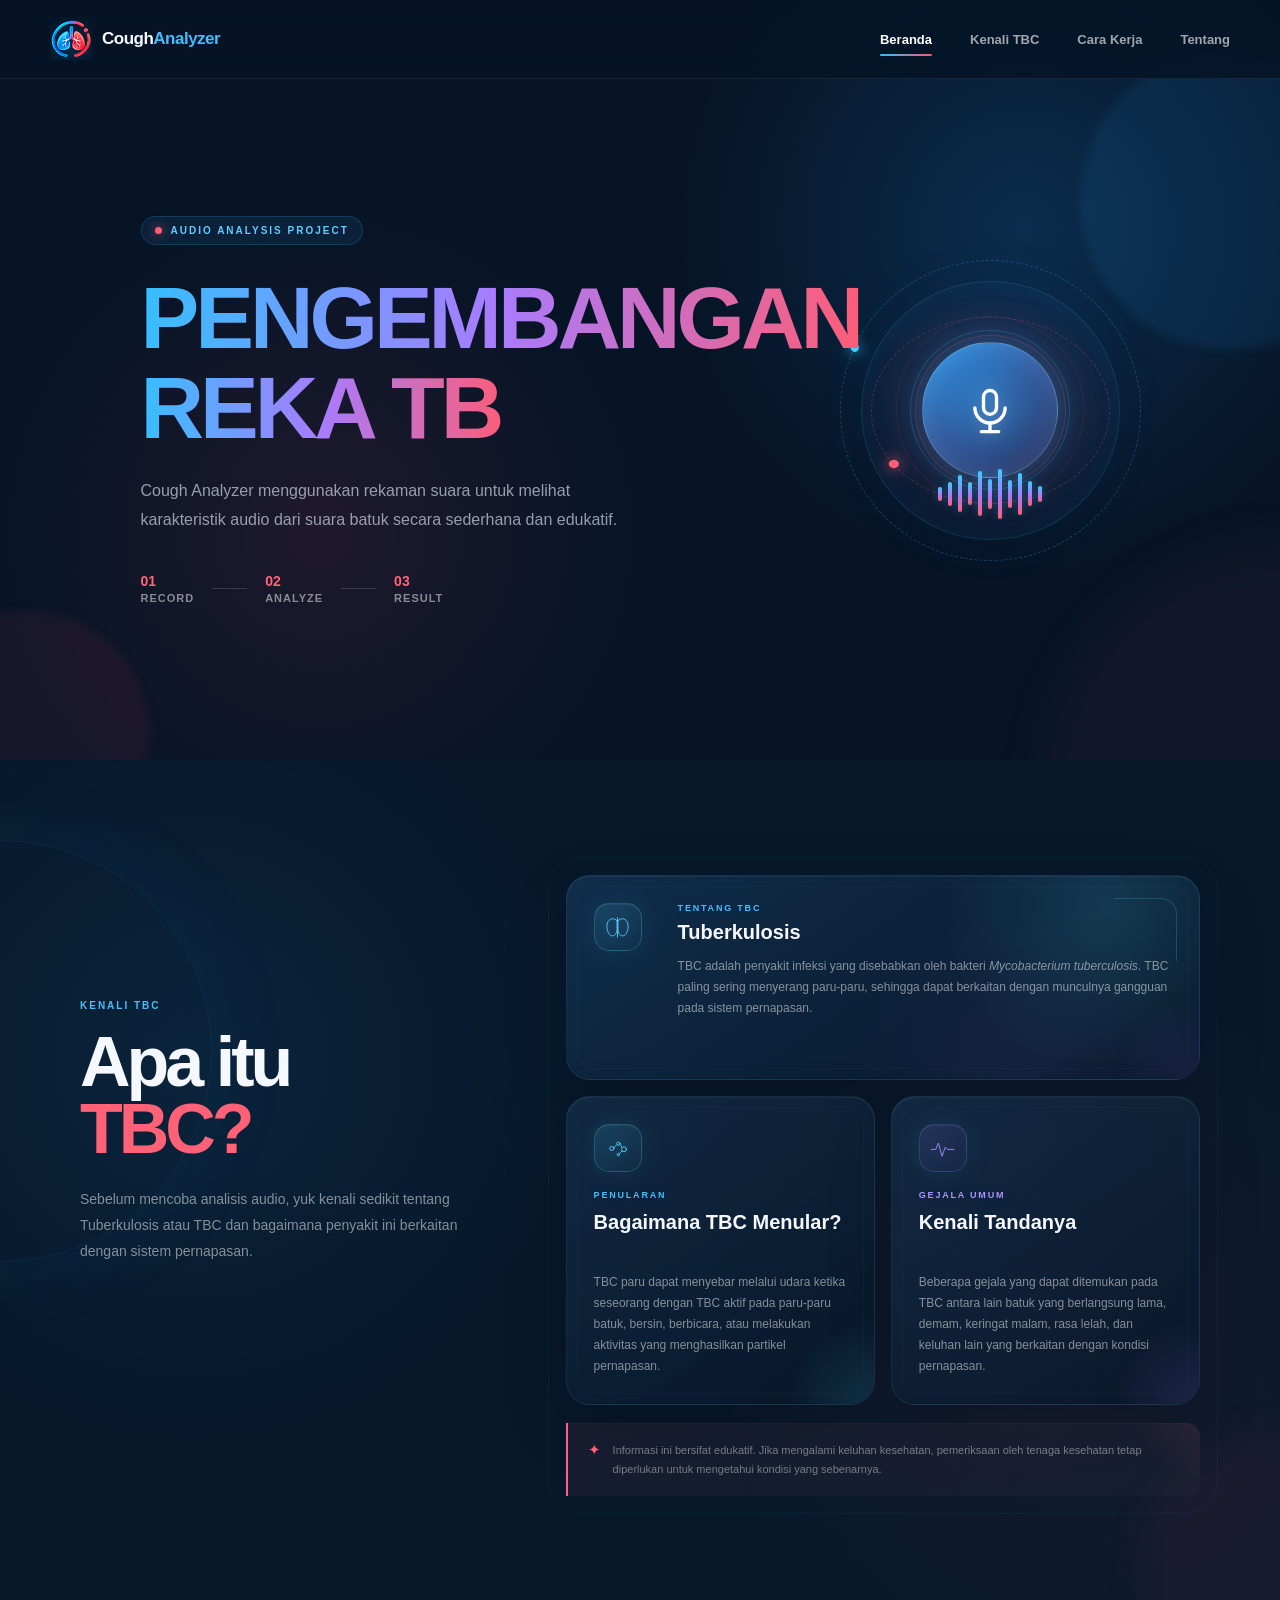
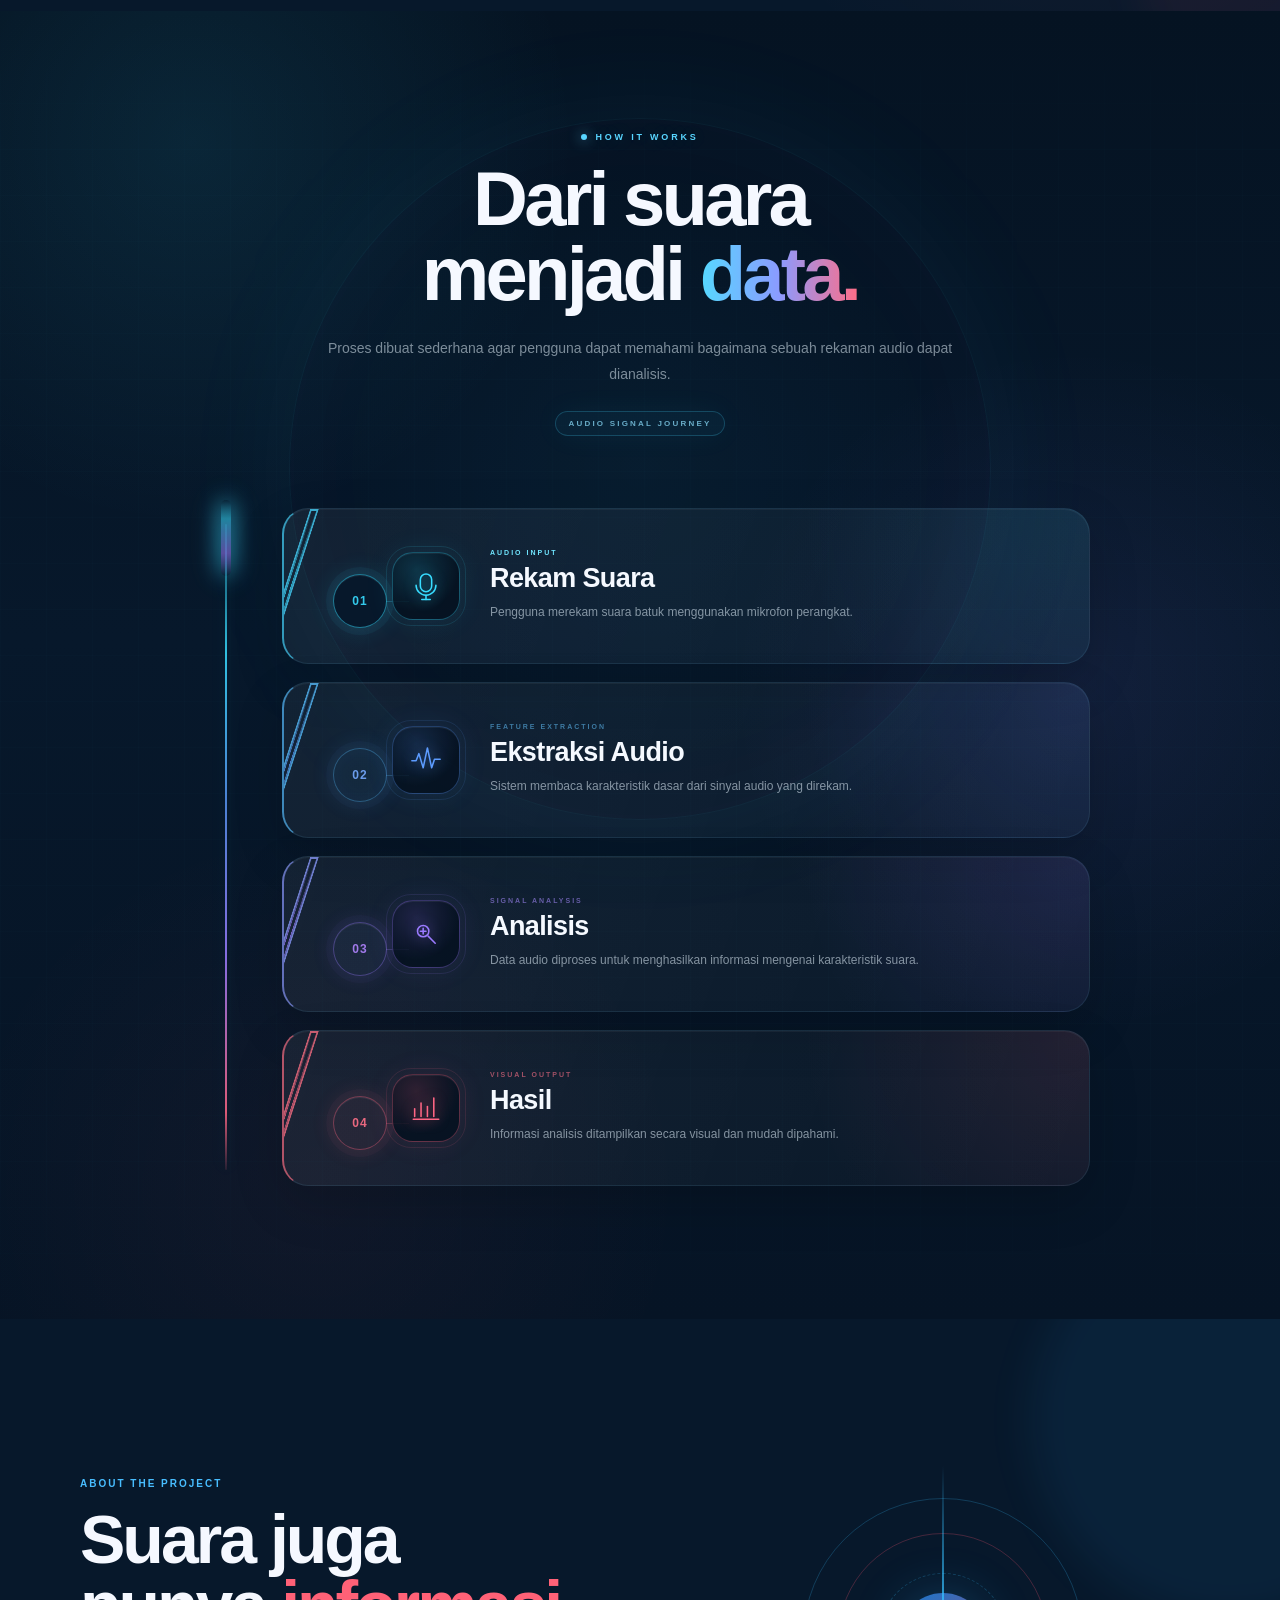
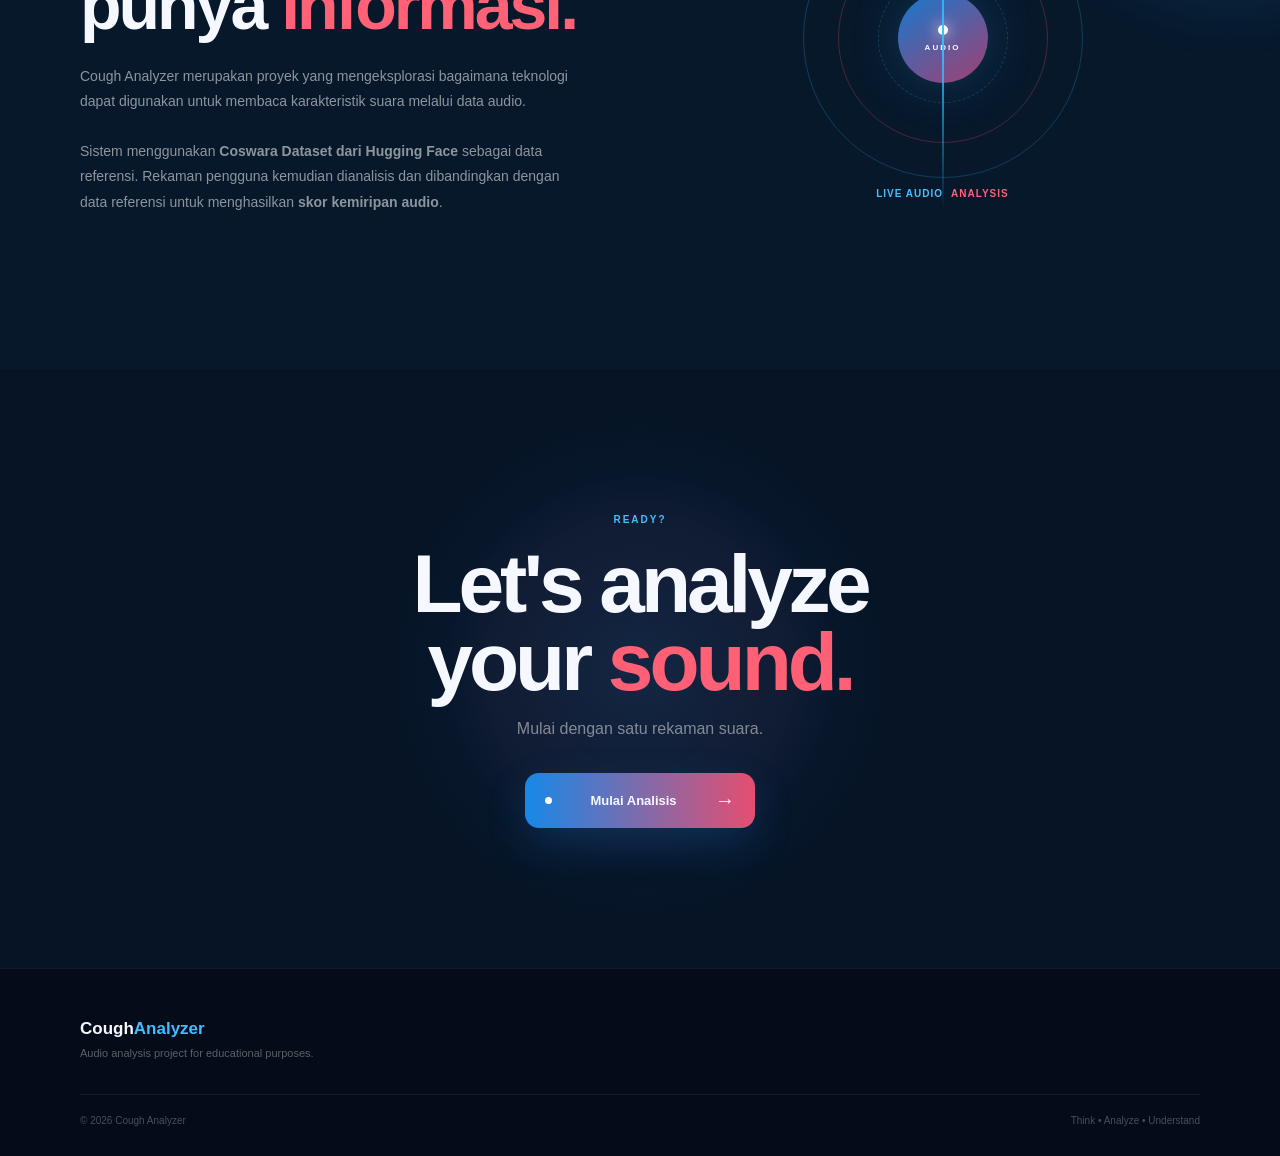
<file: index.html>
<!DOCTYPE html>
<html lang="id">

<head>
    <meta charset="UTF-8">
    <meta
        name="viewport"
        content="width=device-width, initial-scale=1.0"
    >

    <title>Cough Analyzer</title>

    <meta
        name="description"
        content="Cough Analyzer - Analisis suara batuk berbasis audio untuk tujuan edukasi."
    >

    <link
        rel="stylesheet"
        href="style.css"
    >

    <!-- MOBILE HERO FIX -->
    <style>
        html,
        body {
            max-width: 100%;
            overflow-x: hidden;
        }

        @media (max-width: 800px) {
            .hero {
                width: 100%;
                min-height: auto;
                padding-left: 20px;
                padding-right: 20px;
                box-sizing: border-box;
                overflow: hidden;
            }

            .hero-content {
                width: 100%;
                max-width: 100%;
                min-width: 0;
                box-sizing: border-box;
            }

            .hero-title {
                width: 100%;
                max-width: 100%;
                margin: 0;
                overflow: visible;
                box-sizing: border-box;
            }

            .hero-title > span {
                display: block;
                width: auto;
                max-width: 100%;
                white-space: normal;
                overflow: visible;
                overflow-wrap: normal;
                word-break: normal;
                box-sizing: border-box;
                padding-right: 0;
            }

            .hero-description,
            .hero-meta {
                width: 100%;
                max-width: 100%;
                box-sizing: border-box;
            }

            .hero-visual {
                width: min(320px, 88vw);
                height: min(320px, 88vw);
                max-width: 100%;
                flex-shrink: 0;
                margin-left: auto;
                margin-right: auto;
                box-sizing: border-box;
            }
        }

        @media (max-width: 380px) {
            .hero {
                padding-left: 16px;
                padding-right: 16px;
            }

            .hero-title {
                font-size: clamp(34px, 11.5vw, 46px);
                letter-spacing: -2px;
            }

            .hero-description {
                font-size: 13px;
            }

            .hero-visual {
                width: min(285px, 86vw);
                height: min(285px, 86vw);
            }
        }
    </style>
</head>


<body>


    <!-- =========================
         NAVBAR
    ========================== -->

    <header class="navbar">

        <div class="nav-container">

            <a
                href="#beranda"
                class="logo"
            >

                <span class="logo-mark">

                    <img
                        src="images/logo.png"
                        alt="CoughAnalyzer"
                    >

                </span>

                <span class="logo-text">
                    Cough<span>Analyzer</span>
                </span>

            </a>


            <nav class="desktop-menu">

                <a
                    href="#beranda"
                    class="active"
                >
                    Beranda
                </a>

                <a href="#kenali-tbc">
                    Kenali TBC
                </a>

                <a href="#cara-kerja">
                    Cara Kerja
                </a>

                <a href="#tentang">
                    Tentang
                </a>

            </nav>


            <button
                class="mobile-menu"
                type="button"
                aria-label="Buka menu"
            >

                <span></span>
                <span></span>
                <span></span>

            </button>

        </div>

    </header>



    <main>


        <!-- =========================
             HERO
        ========================== -->

        <section
            class="hero"
            id="beranda"
        >

            <div class="hero-glow hero-glow-one"></div>

            <div class="hero-glow hero-glow-two"></div>


            <div class="hero-content">

                <div class="hero-label">

                    <span class="hero-label-dot"></span>

                    AUDIO ANALYSIS PROJECT

                </div>


                <h1 class="hero-title">

                    <span>
                        PENGEMBANGAN
                    </span>

                    <span class="gradient-text">
                        REKA TB
                    </span>

                </h1>


                <p class="hero-description">

                    Cough Analyzer menggunakan rekaman suara
                    untuk melihat karakteristik audio dari suara
                    batuk secara sederhana dan edukatif.

                </p>


                <div class="hero-meta">

                    <div>

                        <strong>
                            01
                        </strong>

                        <span>
                            Record
                        </span>

                    </div>


                    <div class="meta-line"></div>


                    <div>

                        <strong>
                            02
                        </strong>

                        <span>
                            Analyze
                        </span>

                    </div>


                    <div class="meta-line"></div>


                    <div>

                        <strong>
                            03
                        </strong>

                        <span>
                            Result
                        </span>

                    </div>

                </div>

            </div>


            <!-- HERO VISUAL -->

            <div class="hero-visual">

                <div class="hero-circle circle-large"></div>

                <div class="hero-circle circle-medium"></div>


                <div class="hero-orbit orbit-one"></div>

                <div class="hero-orbit orbit-two"></div>


                <div class="hero-mic">

                    <div class="hero-mic-glow"></div>


                    <svg
                        viewBox="0 0 24 24"
                        aria-hidden="true"
                    >

                        <path d="M12 14a3 3 0 0 0 3-3V6a3 3 0 0 0-6 0v5a3 3 0 0 0 3 3Z"/>

                        <path d="M19 11a7 7 0 0 1-14 0"/>

                        <path d="M12 18v4"/>

                        <path d="M8 22h8"/>

                    </svg>

                </div>


                <div class="sound-bars">

                    <span></span>
                    <span></span>
                    <span></span>
                    <span></span>
                    <span></span>
                    <span></span>
                    <span></span>
                    <span></span>
                    <span></span>
                    <span></span>
                    <span></span>

                </div>

            </div>

        </section>



        <!-- =========================
             KENALI TBC
        ========================== -->

        <section
            class="tbc-intro-section"
            id="kenali-tbc"
        >

            <div class="tbc-intro-container">


                <div class="tbc-intro-heading">

                    <span class="section-label">
                        KENALI TBC
                    </span>


                    <h2>

                        Apa itu
                        <br>

                        <span>TBC?</span>

                    </h2>


                    <p>

                        Sebelum mencoba analisis audio,
                        yuk kenali sedikit tentang Tuberkulosis
                        atau TBC dan bagaimana penyakit ini
                        berkaitan dengan sistem pernapasan.

                    </p>

                </div>



                <div class="tbc-intro-content">


                    <article class="tbc-intro-card tbc-intro-main">

                        <div class="tbc-card-icon">
                            <svg viewBox="0 0 64 64" aria-hidden="true">
                                <path d="M31 17c-7-7-16-5-20 2-4 7-3 18 1 25 3 6 8 8 13 5 4-2 6-8 6-14V17Z"/>
                                <path d="M33 17c7-7 16-5 20 2 4 7 3 18-1 25-3 6-8 8-13 5-4-2-6-8-6-14V17Z"/>
                                <path d="M32 10v43"/>
                            </svg>
                        </div>


                        <div>

                            <span class="tbc-card-label">
                                TENTANG TBC
                            </span>


                            <h3>
                                Tuberkulosis
                            </h3>


                            <p>

                                TBC adalah penyakit infeksi yang
                                disebabkan oleh bakteri
                                <i>Mycobacterium tuberculosis</i>.
                                TBC paling sering menyerang paru-paru,
                                sehingga dapat berkaitan dengan
                                munculnya gangguan pada sistem
                                pernapasan.

                            </p>

                        </div>

                    </article>



                    <article class="tbc-intro-card">

                        <div class="tbc-card-icon">
                            <svg viewBox="0 0 64 64" aria-hidden="true">
                                <circle cx="18" cy="32" r="5"/>
                                <circle cx="34" cy="20" r="4"/>
                                <circle cx="48" cy="34" r="6"/>
                                <circle cx="34" cy="47" r="3"/>
                                <path d="M23 30l7-7"/>
                                <path d="M38 21l5 8"/>
                                <path d="M43 38l-6 6"/>
                            </svg>
                        </div>


                        <div>

                            <span class="tbc-card-label">
                                PENULARAN
                            </span>


                            <h3>
                                Bagaimana TBC Menular?
                            </h3>


                            <p>

                                TBC paru dapat menyebar melalui udara
                                ketika seseorang dengan TBC aktif
                                pada paru-paru batuk, bersin, berbicara,
                                atau melakukan aktivitas yang menghasilkan
                                partikel pernapasan.

                            </p>

                        </div>

                    </article>



                    <article class="tbc-intro-card">

                        <div class="tbc-card-icon">
                            <svg viewBox="0 0 64 64" aria-hidden="true">
                                <path d="M7 34h10l6-14 8 29 7-20 5 5h14"/>
                            </svg>
                        </div>


                        <div>

                            <span class="tbc-card-label">
                                GEJALA UMUM
                            </span>


                            <h3>
                                Kenali Tandanya
                            </h3>


                            <p>

                                Beberapa gejala yang dapat ditemukan
                                pada TBC antara lain batuk yang berlangsung
                                lama, demam, keringat malam, rasa lelah,
                                dan keluhan lain yang berkaitan dengan
                                kondisi pernapasan.

                            </p>

                        </div>

                    </article>



                    <div class="tbc-intro-note">

                        <span>
                            ✦
                        </span>

                        <p>

                            Informasi ini bersifat edukatif.
                            Jika mengalami keluhan kesehatan,
                            pemeriksaan oleh tenaga kesehatan tetap
                            diperlukan untuk mengetahui kondisi
                            yang sebenarnya.

                        </p>

                    </div>

                </div>

            </div>

        </section>



        <!-- =========================
             HOW IT WORKS
        ========================== -->

        <section
            class="how-section"
            id="cara-kerja"
        >

            <div class="section-container">


                <div class="section-heading">

                    <span class="section-label">
                        HOW IT WORKS
                    </span>


                    <h2>

                        Dari suara
                        <br>

                        menjadi <span>data.</span>

                    </h2>


                    <p>

                        Proses dibuat sederhana agar pengguna
                        dapat memahami bagaimana sebuah
                        rekaman audio dapat dianalisis.

                    </p>

                </div>



                <div class="process-list">


                    <article class="process-item">

                        <div class="process-number">01</div>

                        <div class="process-icon" aria-hidden="true">
                            <svg viewBox="0 0 48 48">
                                <rect x="16" y="7" width="16" height="25" rx="8"/>
                                <path d="M10 23a14 14 0 0 0 28 0"/>
                                <path d="M24 37v6"/>
                                <path d="M18 43h12"/>
                            </svg>
                        </div>


                        <div class="process-content">

                            <h3>
                                Rekam Suara
                            </h3>


                            <p>

                                Pengguna merekam suara batuk
                                menggunakan mikrofon perangkat.

                            </p>

                        </div>

                    </article>



                    <article class="process-item">

                        <div class="process-number">02</div>

                        <div class="process-icon" aria-hidden="true">
                            <svg viewBox="0 0 48 48">
                                <path d="M4 25h6l4-10 6 20 6-28 6 28 4-12h8"/>
                            </svg>
                        </div>


                        <div class="process-content">

                            <h3>
                                Ekstraksi Audio
                            </h3>


                            <p>

                                Sistem membaca karakteristik dasar
                                dari sinyal audio yang direkam.

                            </p>

                        </div>

                    </article>



                    <article class="process-item">

                        <div class="process-number">03</div>

                        <div class="process-icon" aria-hidden="true">
                            <svg viewBox="0 0 48 48">
                                <circle cx="20" cy="20" r="8"/>
                                <path d="m27 27 10 10"/>
                                <path d="M16 20h8M20 16v8"/>
                            </svg>
                        </div>


                        <div class="process-content">

                            <h3>
                                Analisis
                            </h3>


                            <p>

                                Data audio diproses untuk menghasilkan
                                informasi mengenai karakteristik suara.

                            </p>

                        </div>

                    </article>



                    <article class="process-item">

                        <div class="process-number">04</div>

                        <div class="process-icon" aria-hidden="true">
                            <svg viewBox="0 0 48 48">
                                <path d="M8 36V25"/>
                                <path d="M17 36V17"/>
                                <path d="M26 36V22"/>
                                <path d="M35 36V10"/>
                                <path d="M6 40h36"/>
                            </svg>
                        </div>


                        <div class="process-content">

                            <h3>
                                Hasil
                            </h3>


                            <p>

                                Informasi analisis ditampilkan
                                secara visual dan mudah dipahami.

                            </p>

                        </div>

                    </article>

                </div>

            </div>

        </section>



        <!-- =========================
             ABOUT
        ========================== -->

        <section
            class="about-section"
            id="tentang"
        >

            <div class="about-glow"></div>


            <div class="about-container">


                <div class="about-content">

                    <span class="section-label">
                        ABOUT THE PROJECT
                    </span>


                    <h2>

                        Suara juga
                        <br>

                        punya <span>informasi.</span>

                    </h2>


                    <p>

                        Cough Analyzer merupakan proyek yang
                        mengeksplorasi bagaimana teknologi dapat
                        digunakan untuk membaca karakteristik
                        suara melalui data audio.

                    </p>


                    <p>

                        Sistem menggunakan <strong>Coswara Dataset
                        dari Hugging Face</strong> sebagai data
                        referensi. Rekaman pengguna kemudian dianalisis
                        dan dibandingkan dengan data referensi untuk
                        menghasilkan <strong>skor kemiripan audio</strong>.

                    </p>

                </div>



                <div class="about-visual">


                    <div class="scanner">

                        <div class="scanner-ring ring-1"></div>

                        <div class="scanner-ring ring-2"></div>

                        <div class="scanner-ring ring-3"></div>


                        <div class="scanner-line"></div>


                        <div class="scanner-center">

                            <span></span>

                            <small>
                                AUDIO
                            </small>

                        </div>

                    </div>



                    <div class="scanner-info">

                        <span>
                            LIVE AUDIO
                        </span>

                        <strong>
                            ANALYSIS
                        </strong>

                    </div>

                </div>

            </div>

        </section>



        <!-- =========================
             CTA
        ========================== -->

        <section
            class="cta-section"
            id="analisis"
        >

            <div class="cta-glow"></div>


            <div class="cta-content">

                <span class="section-label">
                    READY?
                </span>


                <h2>

                    Let's analyze
                    <br>

                    your <span>sound.</span>

                </h2>


                <p>
                    Mulai dengan satu rekaman suara.
                </p>


                <a
                    href="profil.html"
                    class="cta-button"
                    id="startAnalysisBtn"
                >

                    <span class="cta-button-dot"></span>

                    Mulai Analisis

                    <span class="cta-arrow">
                        →
                    </span>

                </a>

            </div>

        </section>



    <footer class="footer">

        <div class="footer-container">


            <div class="footer-logo">

                Cough<span>Analyzer</span>

            </div>


            <p>
                Audio analysis project for educational purposes.
            </p>


            <div class="footer-bottom">

                <span>
                    © 2026 Cough Analyzer
                </span>


                <span>
                    Think • Analyze • Understand
                </span>

            </div>

        </div>

    </footer>



    <script src="script.js"></script>

</body>

</html>
</file>
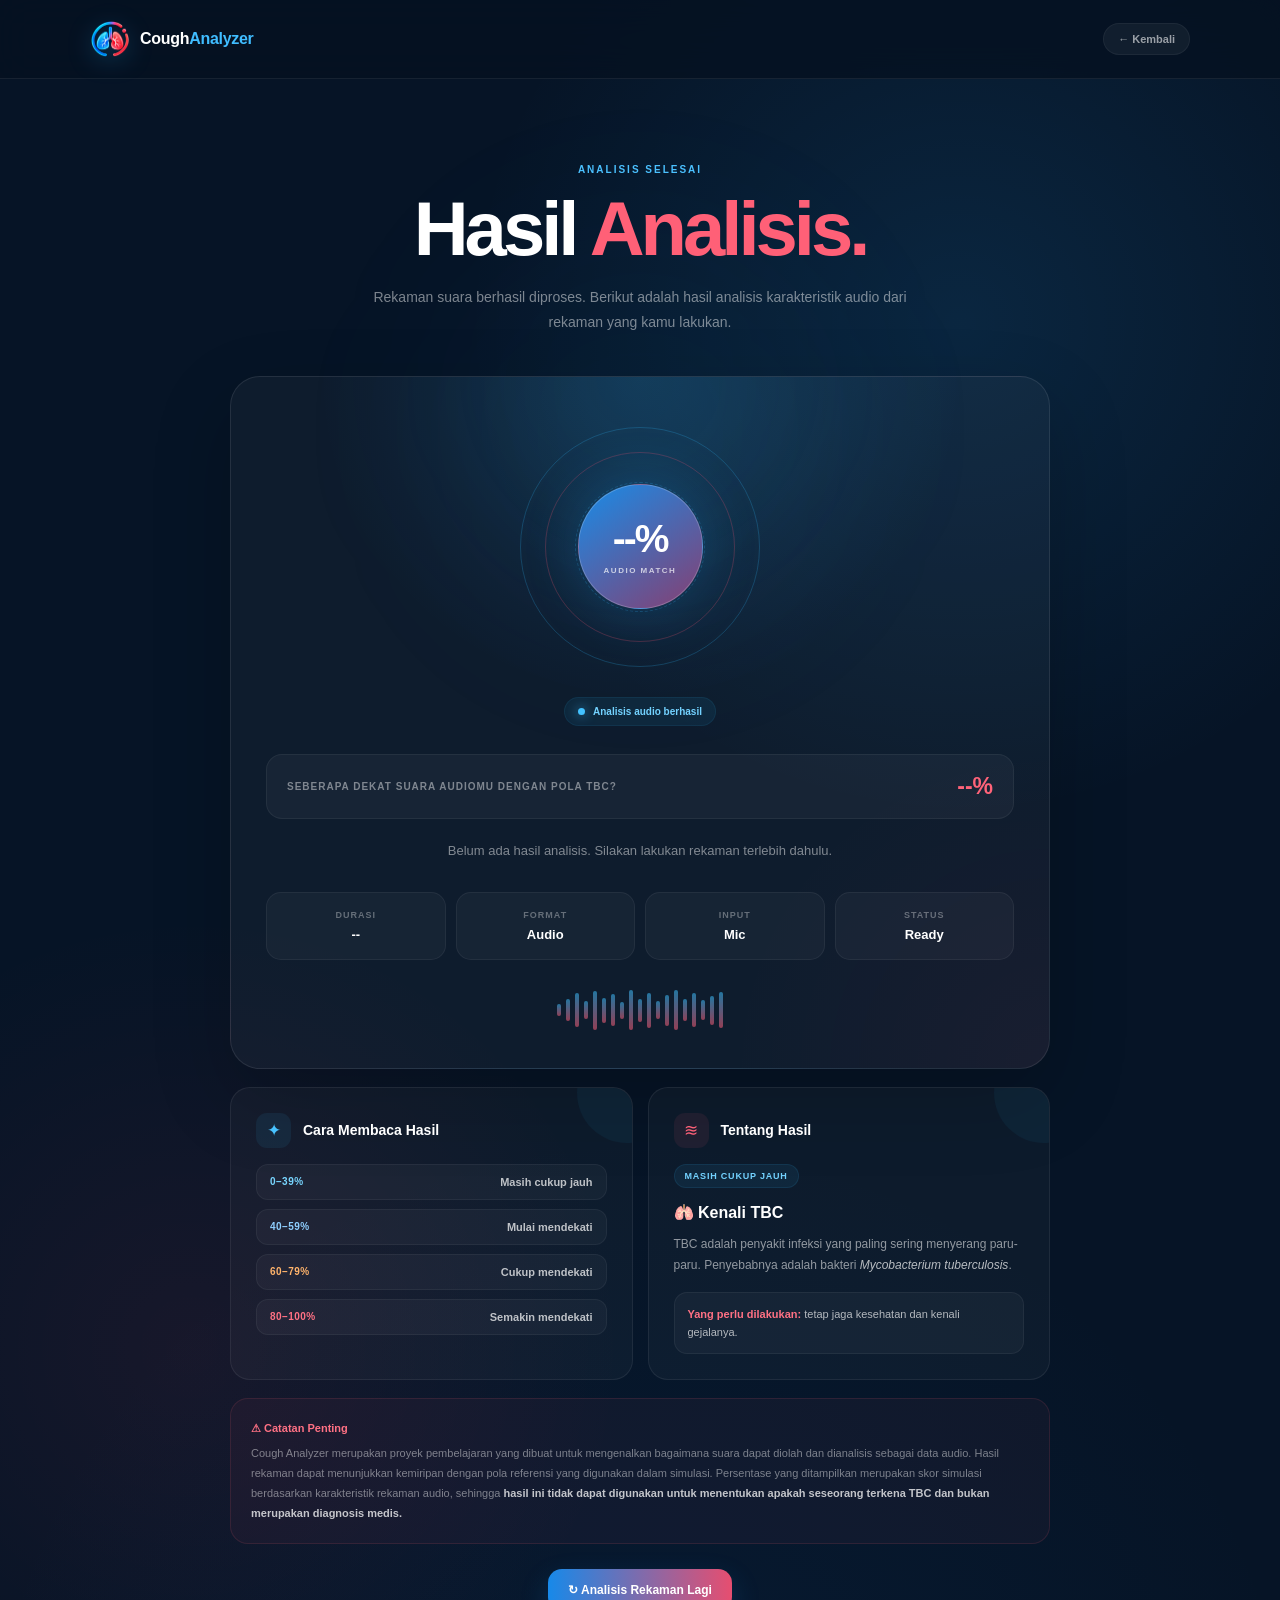
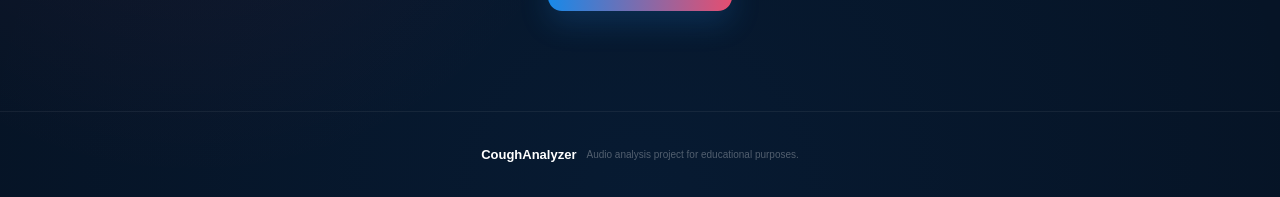
<file: hasil.html>
<!DOCTYPE html>
<html lang="id">

<head>

    <meta charset="UTF-8">

    <meta
        name="viewport"
        content="width=device-width, initial-scale=1.0"
    >

    <title>
        Hasil Analisis — Pengembangan Reka TB
    </title>

    <meta
        name="description"
        content="Hasil analisis audio Pengembangan Reka TB untuk tujuan edukasi."
    >

    <link
        rel="stylesheet"
        href="hasil.css"
    >
</head>


<body>


    <!-- =========================
         HEADER
    ========================== -->

    <header class="result-header">

        <div class="result-header-inner">

            <a
                href="index.html"
                class="result-logo"
            >

                <span class="result-logo-mark"></span>

                <span class="result-logo-text">
                    Cough<span>Analyzer</span>
                </span>

            </a>


            <a
                href="index.html"
                class="back-button"
            >

                ← Kembali

            </a>

        </div>

    </header>



    <!-- =========================
         MAIN
    ========================== -->

    <main class="result-main">

        <div class="result-container">


            <!-- =========================
                 TITLE
            ========================== -->

            <div class="result-title">

                <span class="result-label">
                    ANALISIS SELESAI
                </span>


                <h1>

                    Hasil
                    <span>Analisis.</span>

                </h1>


                <p>

                    Rekaman suara berhasil diproses.
                    Berikut adalah hasil analisis karakteristik
                    audio dari rekaman yang kamu lakukan.

                </p>

            </div>



            <!-- =========================
                 PROFILE DATA
            ========================== -->

            <section
                class="profile-result-card"
                id="profileResultCard"
            >

                <div class="profile-result-header">

                    <div
                        class="profile-result-avatar"
                        id="resultProfileAvatar"
                        aria-label="Avatar profil"
                    >
                        <span class="avatar-placeholder">?</span>
                    </div>

                    <div class="profile-result-name-wrap">

                        <h2 id="resultProfileName">
                            —
                        </h2>

                    </div>

                </div>


                <div class="profile-result-grid">


                    <!-- USIA -->

                    <div class="profile-result-item">

                        <small>
                            Usia
                        </small>

                        <strong id="resultProfileAge">
                            —
                        </strong>

                    </div>



                    <!-- JENIS KELAMIN -->

                    <div class="profile-result-item">

                        <small>
                            Jenis Kelamin
                        </small>

                        <strong id="resultProfileGender">
                            —
                        </strong>

                    </div>



                    <!-- KONDISI BATUK -->

                    <div class="profile-result-item">

                        <small>
                            Sedang Batuk?
                        </small>

                        <strong id="resultProfileCough">
                            —
                        </strong>

                    </div>



                    <!-- FREKUENSI -->

                    <div class="profile-result-item">

                        <small>
                            Frekuensi Batuk
                        </small>

                        <strong id="resultProfileFrequency">
                            —
                        </strong>

                    </div>



                    <!-- LAMA BATUK -->

                    <div class="profile-result-item">

                        <small>
                            Lama Batuk
                        </small>

                        <strong id="resultProfileDuration">
                            —
                        </strong>

                    </div>


                </div>




            </section>



            <!-- =========================
                 RESULT CARD
            ========================== -->

            <section class="result-card">


                <!-- RESULT VISUAL -->

                <div class="result-visual">

                    <div
                        class="result-ring result-ring-one"
                    ></div>

                    <div
                        class="result-ring result-ring-two"
                    ></div>

                    <div
                        class="result-ring result-ring-three"
                    ></div>


                    <div class="result-score">

                        <strong id="resultScore">
                            --%
                        </strong>

                        <span>
                            AUDIO MATCH
                        </span>

                    </div>

                </div>



                <!-- RESULT STATUS -->

                <div class="result-status">

                    <span class="result-status-dot"></span>

                    Analisis audio berhasil

                </div>



                <!-- RESULT SCORE -->

                <div class="result-score-label">

                    <span>
                        SEBERAPA DEKAT SUARA AUDIOMU DENGAN POLA TBC?
                    </span>

                    <strong id="resultScoreText">
                        --%
                    </strong>

                </div>



                <!-- RESULT DESCRIPTION -->

                <p
                    class="result-description"
                    id="resultDescription"
                    style="display: none;"
                >

                    Sistem sedang membaca hasil
                    rekamanmu...

                </p>



                <!-- =========================
                     AUDIO DATA
                ========================== -->

                <div class="audio-data">


                    <div class="audio-data-card">

                        <small>
                            Durasi
                        </small>

                        <strong id="resultDuration">
                            --
                        </strong>

                    </div>



                    <div class="audio-data-card">

                        <small>
                            Format
                        </small>

                        <strong>
                            Audio
                        </strong>

                    </div>



                    <div class="audio-data-card">

                        <small>
                            Input
                        </small>

                        <strong>
                            Mic
                        </strong>

                    </div>



                    <div class="audio-data-card">

                        <small>
                            Status
                        </small>

                        <strong>
                            Ready
                        </strong>

                    </div>

                </div>



                <!-- =========================
                     WAVEFORM
                ========================== -->

                <div class="result-waveform">

                    <span></span>
                    <span></span>
                    <span></span>
                    <span></span>
                    <span></span>
                    <span></span>
                    <span></span>
                    <span></span>
                    <span></span>
                    <span></span>
                    <span></span>
                    <span></span>
                    <span></span>
                    <span></span>
                    <span></span>
                    <span></span>
                    <span></span>
                    <span></span>
                    <span></span>

                </div>

            </section>



            <!-- =========================
                 INFO
            ========================== -->

            <section class="result-info">


                <!-- CARA MEMBACA -->

                <article class="info-card">

                    <div class="info-card-top">

                        <div class="info-icon">
                            ✦
                        </div>

                        <h3>
                            Cara Membaca Hasil
                        </h3>

                    </div>


                    <div class="score-guide">

                        <div class="score-guide-item">

                            <strong>
                                0–39%
                            </strong>

                            <span>
                                Masih cukup jauh
                            </span>

                        </div>


                        <div class="score-guide-item">

                            <strong>
                                40–59%
                            </strong>

                            <span>
                                Mulai mendekati
                            </span>

                        </div>


                        <div class="score-guide-item">

                            <strong>
                                60–79%
                            </strong>

                            <span>
                                Cukup mendekati
                            </span>

                        </div>


                        <div class="score-guide-item">

                            <strong>
                                80–100%
                            </strong>

                            <span>
                                Semakin mendekati
                            </span>

                        </div>

                    </div>

                </article>



                <!-- TENTANG HASIL -->

                <article class="info-card">

                    <div class="info-card-top">

                        <div class="info-icon">
                            ≋
                        </div>

                        <h3>
                            Tentang Hasil
                        </h3>

                    </div>


                    <div class="education-content">

                        <span
                            class="education-category"
                            id="educationCategory"
                        >
                            Masih cukup jauh
                        </span>

                        <h4 id="educationTitle">
                            🫁 Kenali TBC
                        </h4>

                        <p id="educationDescription">
                            TBC adalah penyakit infeksi yang paling sering
                            menyerang paru-paru. Penyebabnya adalah bakteri
                            <em>Mycobacterium tuberculosis</em>.
                        </p>

                        <div class="education-action">

                            <strong>
                                Yang perlu dilakukan:
                            </strong>

                            <span id="educationAction">
                                tetap jaga kesehatan dan kenali gejalanya.
                            </span>

                        </div>

                    </div>

                </article>


            </section>



            <!-- =========================
                 DISCLAIMER
            ========================== -->

            <div class="result-disclaimer">

                <strong>
                    ⚠ Catatan Penting
                </strong>


                Cough Analyzer merupakan proyek pembelajaran
                yang dibuat untuk mengenalkan bagaimana suara
                dapat diolah dan dianalisis sebagai data audio.
                Hasil rekaman dapat menunjukkan kemiripan
                dengan pola referensi yang digunakan dalam simulasi.
                Persentase yang ditampilkan merupakan skor simulasi
                berdasarkan karakteristik rekaman audio, sehingga

                <b>
                    hasil ini tidak dapat digunakan untuk menentukan
                    apakah seseorang terkena TBC dan bukan merupakan
                    diagnosis medis.
                </b>

            </div>



            <!-- =========================
                 ACTION
            ========================== -->

            <div class="result-actions">

                <a
                    href="index.html#recorder"
                    class="retry-button"
                >

                    ↻

                    Analisis Rekaman Lagi

                </a>

            </div>


        </div>

    </main>



    <!-- =========================
         FOOTER
    ========================== -->

    <footer class="result-footer">

        <strong>
            CoughAnalyzer
        </strong>

        <span>
            Audio analysis project for educational purposes.
        </span>

    </footer>



    <!-- =========================
         RESULT SCRIPT
    ========================== -->

    <script>

        document.addEventListener(
            "DOMContentLoaded",
            () => {


                /* =========================
                   RESULT ELEMENTS
                ========================== */

                const durationElement =
                    document.getElementById(
                        "resultDuration"
                    );


                const scoreElement =
                    document.getElementById(
                        "resultScore"
                    );


                const scoreTextElement =
                    document.getElementById(
                        "resultScoreText"
                    );


                const descriptionElement =
                    document.getElementById(
                        "resultDescription"
                    );



                /* =========================
                   PROFILE ELEMENTS
                ========================== */

                const profileCard =
                    document.getElementById(
                        "profileResultCard"
                    );


                const profileName =
                    document.getElementById(
                        "resultProfileName"
                    );


                const profileAge =
                    document.getElementById(
                        "resultProfileAge"
                    );


                const profileGender =
                    document.getElementById(
                        "resultProfileGender"
                    );


                const profileCough =
                    document.getElementById(
                        "resultProfileCough"
                    );


                const profileFrequency =
                    document.getElementById(
                        "resultProfileFrequency"
                    );


                const profileDuration =
                    document.getElementById(
                        "resultProfileDuration"
                    );

                const profileAvatar =
                    document.getElementById(
                        "resultProfileAvatar"
                    );


                /* =========================
                   PROFILE AVATAR
                   Sama dengan avatar di profil.html
                ========================== */

                function setResultProfileAvatar(gender) {

                    if (!profileAvatar) {
                        return;
                    }

                    if (gender === "Laki-laki") {

                        profileAvatar.innerHTML = `
                            <svg viewBox="0 0 96 96" role="img" aria-label="Ikon laki-laki">
                                <circle cx="48" cy="48" r="44" fill="rgba(76,190,255,.10)"/>
                                <circle cx="48" cy="34" r="14" fill="#f3c9a9"/>
                                <path
                                    d="M33 34c1-13 8-20 16-20
                                    11 0 17 8 16 20
                                    -4-5-8-8-14-8
                                    -6 0-12 3-18 8Z"
                                    fill="#263b58"
                                />
                                <path
                                    d="M27 77c2-17 10-25 21-25s19 8 21 25"
                                    fill="#248fda"
                                />
                                <circle cx="43" cy="35" r="1.7" fill="#18304a"/>
                                <circle cx="53" cy="35" r="1.7" fill="#18304a"/>
                                <path
                                    d="M44 42c3 2 5 2 8 0"
                                    fill="none"
                                    stroke="#b46f63"
                                    stroke-width="2"
                                    stroke-linecap="round"
                                />
                            </svg>
                        `;

                    } else if (gender === "Perempuan") {

                        profileAvatar.innerHTML = `
                            <svg viewBox="0 0 96 96" role="img" aria-label="Ikon perempuan">
                                <circle cx="48" cy="48" r="44" fill="rgba(255,100,126,.09)"/>
                                <path
                                    d="M31 37c-1-14 6-24 17-24
                                    12 0 19 10 17 24v20H31Z"
                                    fill="#6e4b78"
                                />
                                <circle cx="48" cy="36" r="14" fill="#f3c9a9"/>
                                <path
                                    d="M34 33c2-12 8-18 15-18
                                    9 0 15 7 16 18
                                    -4-5-8-8-15-8
                                    -6 0-11 3-16 8Z"
                                    fill="#5b3d68"
                                />
                                <path
                                    d="M27 77c2-17 10-25 21-25s19 8 21 25"
                                    fill="#e85f7d"
                                />
                                <circle cx="43" cy="36" r="1.7" fill="#18304a"/>
                                <circle cx="53" cy="36" r="1.7" fill="#18304a"/>
                                <path
                                    d="M44 43c3 2 5 2 8 0"
                                    fill="none"
                                    stroke="#b46f63"
                                    stroke-width="2"
                                    stroke-linecap="round"
                                />
                            </svg>
                        `;

                    } else {

                        profileAvatar.innerHTML = `
                            <svg viewBox="0 0 96 96" role="img" aria-label="Avatar profil">
                                <circle cx="48" cy="48" r="44" fill="rgba(91,206,255,.08)"/>
                                <circle cx="48" cy="34" r="13" fill="rgba(225,237,248,.75)"/>
                                <path
                                    d="M25 78c2-17 11-26 23-26s21 9 23 26"
                                    fill="rgba(91,206,255,.68)"
                                />
                                <path
                                    d="M40 39h16"
                                    stroke="#6ed0ff"
                                    stroke-width="2.5"
                                    stroke-linecap="round"
                                    opacity=".8"
                                />
                            </svg>
                        `;
                    }
                }



                /* =========================
                   READ PROFILE
                ========================== */

                const savedProfile =
                    sessionStorage.getItem(
                        "coughAnalyzerProfile"
                    );


                if (savedProfile) {

                    try {

                        const profile =
                            JSON.parse(
                                savedProfile
                            );


                        if (profileCard) {

                            profileCard.style.display =
                                "block";

                        }


                        if (profileName) {

                            profileName.textContent =
                                profile.name ||
                                "—";

                        }


                        if (profileAge) {

                            profileAge.textContent =
                                profile.age
                                    ? profile.age + " tahun"
                                    : "—";

                        }


                        if (profileGender) {

                            profileGender.textContent =
                                profile.gender ||
                                "—";

                        }

                        setResultProfileAvatar(
                            profile.gender || ""
                        );


                        if (profileCough) {

                            profileCough.textContent =
                                profile.coughCondition ||
                                "—";

                        }


                        if (profileFrequency) {

                            profileFrequency.textContent =
                                profile.coughFrequency ||
                                "—";

                        }


                        if (profileDuration) {

                            profileDuration.textContent =
                                profile.coughDuration ||
                                "—";

                        }

                    }

                    catch (error) {

                        console.warn(
                            "Profil tidak dapat dibaca:",
                            error
                        );


                        if (profileCard) {

                            profileCard.style.display =
                                "none";

                        }

                    }

                }

                else {

                    if (profileCard) {

                        profileCard.style.display =
                            "none";

                    }

                    setResultProfileAvatar("");

                }



                /* =========================
                   READ ANALYSIS RESULT
                ========================== */

                const savedResult =
                    localStorage.getItem(
                        "coughAnalyzerResult"
                    );


                if (!savedResult) {

                    if (descriptionElement) {

                        descriptionElement.style.display =
                            "block";

                        descriptionElement.textContent =
                            "Belum ada hasil analisis. Silakan lakukan rekaman terlebih dahulu.";

                    }

                    return;

                }



                try {


                    const result =
                        JSON.parse(
                            savedResult
                        );



                    /* =========================
                       DURATION
                    ========================== */

                    if (
                        result.duration &&
                        durationElement
                    ) {

                        durationElement.textContent =
                            result.duration;

                    }



                    /* =========================
                       SCORE
                    ========================== */

                    if (
                        typeof result.score === "number"
                    ) {


                        const score =
                            result.score;


                        /* SCORE NUMBER */

                        if (scoreElement) {

                            scoreElement.textContent =
                                score + "%";

                        }


                        /* SCORE TEXT */

                        if (scoreTextElement) {

                            scoreTextElement.textContent =
                                score + "%";

                        }



                        /* =========================
                           SCORE CATEGORY
                        ========================== */

                        let title = "";

                        let category = "";

                        let description = "";

                        let action = "";



                        if (score <= 39) {

                            category =
                                "Masih cukup jauh";

                            title =
                                "🫁 Kenali TBC";

                            description =
                                "TBC adalah penyakit infeksi yang paling sering menyerang paru-paru. Penyebabnya adalah bakteri <em>Mycobacterium tuberculosis</em>.";

                            action =
                                "tetap jaga kesehatan dan kenali gejalanya.";

                        }



                        else if (score <= 59) {

                            category =
                                "Mulai mendekati";

                            title =
                                "🌬️ Waspadai Penularannya";

                            description =
                                "TBC paru dapat menular melalui udara saat penderita TBC aktif batuk, bersin, berbicara, atau bernapas. Risiko lebih tinggi jika sering berada dekat dengan penderita dalam waktu lama.";

                            action =
                                "perhatikan kondisi diri dan hindari kontak dekat jika sedang memiliki gejala.";

                        }



                        else if (score <= 79) {

                            category =
                                "Cukup mendekati";

                            title =
                                "⚠️ Kenali Gejalanya";

                            description =
                                "Batuk berkepanjangan, demam, berkeringat di malam hari, mudah lelah, nyeri dada, atau berat badan menurun dapat menjadi gejala TBC.";

                            action =
                                "jika mengalami gejala yang menetap, lakukan pemeriksaan ke tenaga kesehatan.";

                        }



                        else {

                            category =
                                "Semakin mendekati";

                            title =
                                "🩺 Pemeriksaan & Penanganan";

                            description =
                                "TBC <strong>tidak bisa dipastikan dari suara batuk atau skor aplikasi</strong>. Pemeriksaan oleh tenaga kesehatan diperlukan untuk memastikan diagnosis. Jika TBC terdiagnosis, penyakit ini dapat diobati dengan obat khusus dan pengobatan perlu dijalani sesuai arahan tenaga kesehatan.";

                            action =
                                "hasil ini hanya untuk edukasi. Jika memiliki gejala atau kekhawatiran, lakukan pemeriksaan lebih lanjut dengan tenaga medis.";

                        }



                        /* =========================
                           UPDATE EDUCATION CARD
                        ========================== */

                        const educationCategory =
                            document.getElementById(
                                "educationCategory"
                            );


                        const educationTitle =
                            document.getElementById(
                                "educationTitle"
                            );


                        const educationDescription =
                            document.getElementById(
                                "educationDescription"
                            );


                        const educationAction =
                            document.getElementById(
                                "educationAction"
                            );



                        if (educationCategory) {

                            educationCategory.textContent =
                                category;

                        }


                        if (educationTitle) {

                            educationTitle.innerHTML =
                                title;

                        }


                        if (educationDescription) {

                            educationDescription.innerHTML =
                                description;

                        }


                        if (educationAction) {

                            educationAction.textContent =
                                action;

                        }

                    }

                }


                catch (error) {

                    console.error(
                        "Gagal membaca hasil:",
                        error
                    );


                    if (descriptionElement) {

                        descriptionElement.style.display =
                            "block";

                        descriptionElement.textContent =
                            "Hasil analisis tidak dapat dibaca. Silakan lakukan rekaman kembali.";

                    }

                }

            }

        );

    </script>


</body>

</html>
</file>
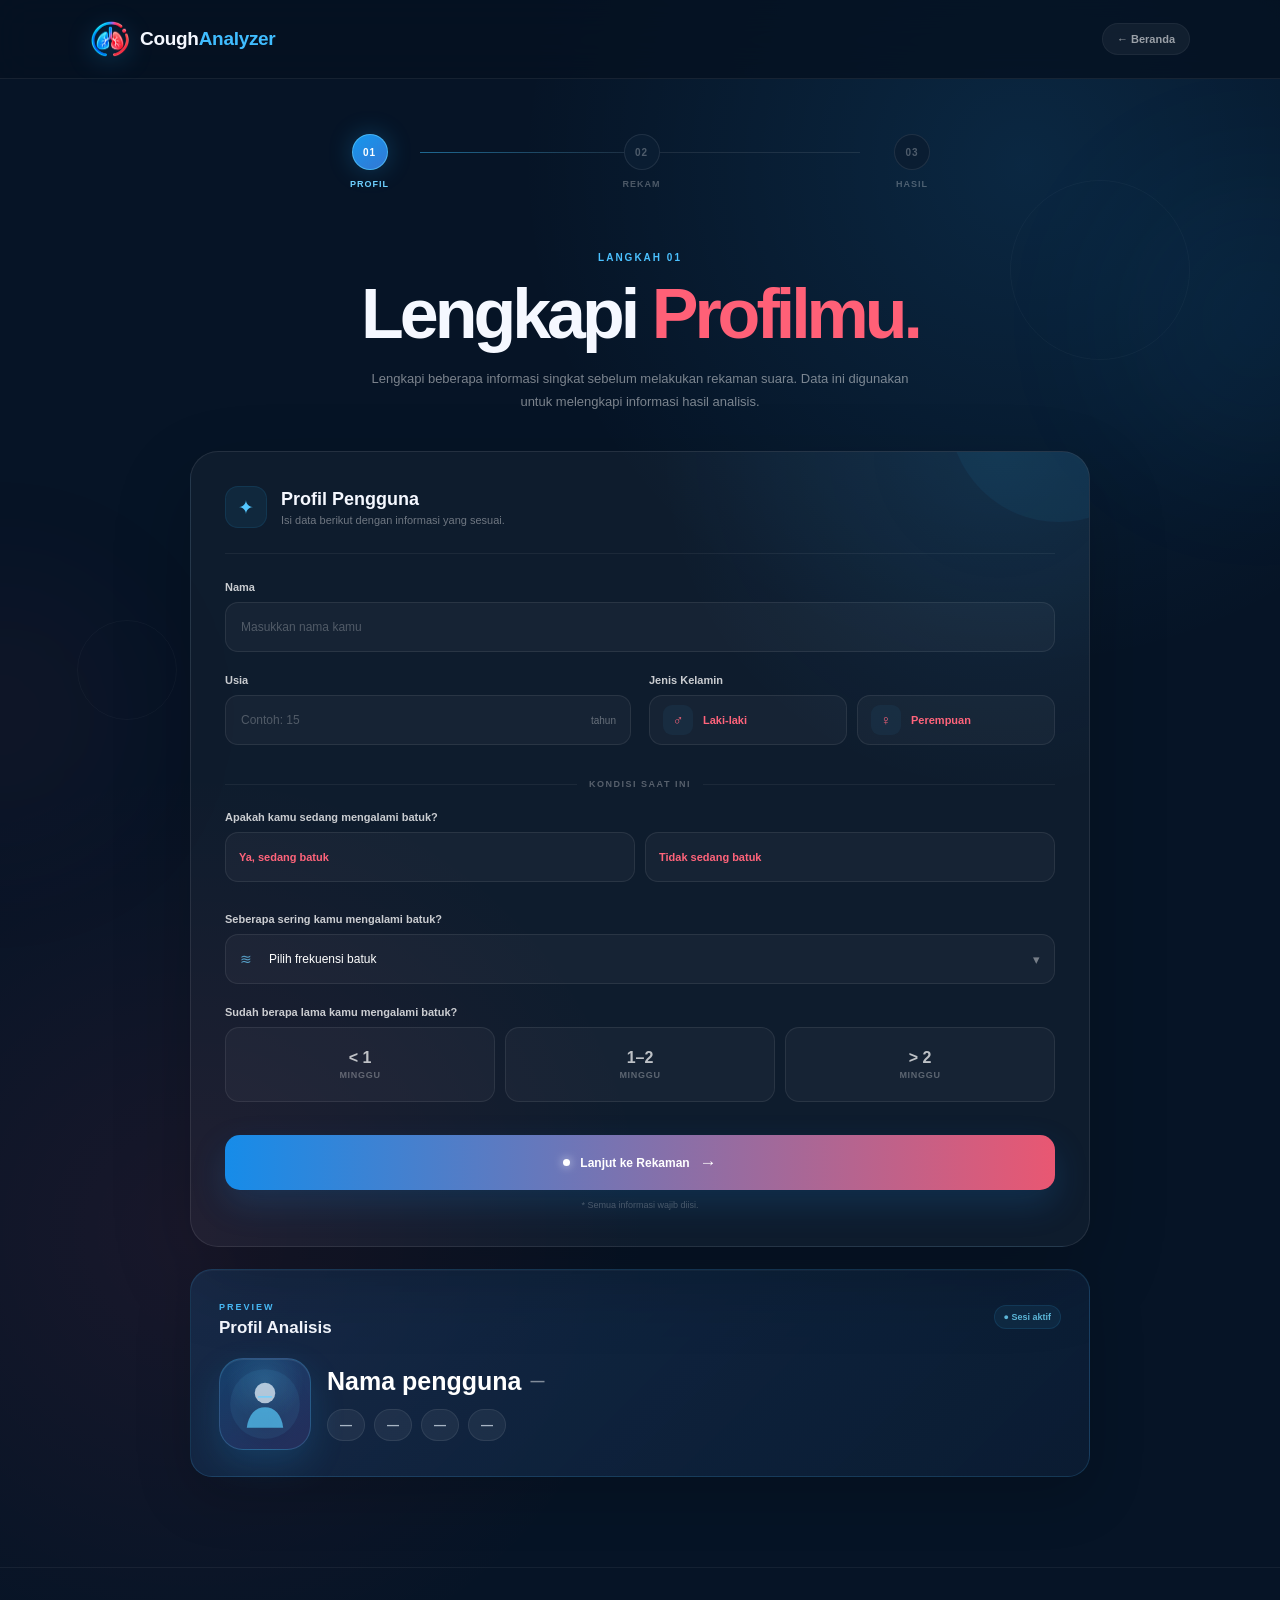
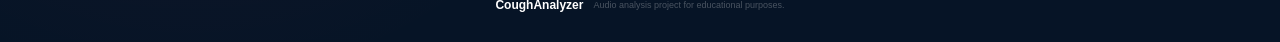
<file: profil.html>
<!DOCTYPE html>
<html lang="id">

<head>
    <meta charset="UTF-8">

    <meta
        name="viewport"
        content="width=device-width, initial-scale=1.0"
    >

    <title>
        Profil Analisis — Pengembangan Reka TB
    </title>

    <meta
        name="description"
        content="Lengkapi profil sebelum melakukan analisis audio pada Pengembangan Reka TB."
    >

    <link
        rel="stylesheet"
        href="profil.css"
    >
</head>


<body>


    <!-- =========================
         BACKGROUND DECORATION
    ========================== -->

    <div class="background-glow glow-blue"></div>
    <div class="background-glow glow-red"></div>

    <div class="floating-circle circle-one"></div>
    <div class="floating-circle circle-two"></div>


    <!-- =========================
         HEADER
    ========================== -->

    <header class="profile-header">

        <div class="profile-header-inner">

            <a
                href="index.html"
                class="profile-logo"
            >

                <span class="profile-logo-mark">
                    <img
                        src="images/logo.png"
                        alt="CoughAnalyzer"
                    >
                </span>

                <span class="profile-logo-text">
                    Cough<span>Analyzer</span>
                </span>

            </a>


            <a
                href="index.html"
                class="back-home"
            >
                ← Beranda
            </a>

        </div>

    </header>



    <!-- =========================
         MAIN
    ========================== -->

    <main class="profile-main">

        <div class="profile-container">


            <!-- =========================
                 PROGRESS
            ========================== -->

            <div class="progress-wrapper">

                <div class="progress-line"></div>

                <div class="progress-step active">

                    <div class="progress-number">
                        01
                    </div>

                    <span>
                        Profil
                    </span>

                </div>


                <div class="progress-step">

                    <div class="progress-number">
                        02
                    </div>

                    <span>
                        Rekam
                    </span>

                </div>


                <div class="progress-step">

                    <div class="progress-number">
                        03
                    </div>

                    <span>
                        Hasil
                    </span>

                </div>

            </div>



            <!-- =========================
                 INTRO
            ========================== -->

            <section class="profile-intro">

                <span class="profile-label">
                    LANGKAH 01
                </span>

                <h1>
                    Lengkapi
                    <span>Profilmu.</span>
                </h1>

                <p>
                    Lengkapi beberapa informasi singkat sebelum
                    melakukan rekaman suara. Data ini digunakan
                    untuk melengkapi informasi hasil analisis.
                </p>

            </section>



            <!-- =========================
                 PROFILE CARD
            ========================== -->

            <section class="profile-card">


                <!-- =========================
                     CARD HEADER
                ========================== -->

                <div class="card-header">

                    <div class="card-header-icon">
                        ✦
                    </div>

                    <div>

                        <h2>
                            Profil Pengguna
                        </h2>

                        <p>
                            Isi data berikut dengan informasi
                            yang sesuai.
                        </p>

                    </div>

                </div>



                <!-- =========================
                     FORM
                ========================== -->

                <form
                    id="profileForm"
                    class="profile-form"
                >


                    <!-- NAMA -->

                    <div class="form-group full-width">

                        <label for="userName">
                            Nama
                        </label>

                        <div class="input-wrapper">

                            <input
                                type="text"
                                id="userName"
                                name="userName"
                                placeholder="Masukkan nama kamu"
                                autocomplete="name"
                                maxlength="50"
                                required
                            >

                        </div>

                    </div>



                    <!-- USIA -->

                    <div class="form-group">

                        <label for="userAge">
                            Usia
                        </label>

                        <div class="input-wrapper">

                            <input
                                type="number"
                                id="userAge"
                                name="userAge"
                                placeholder="Contoh: 15"
                                min="1"
                                max="100"
                                required
                            >

                            <span class="input-suffix">
                                tahun
                            </span>

                        </div>

                    </div>



                    <!-- JENIS KELAMIN -->

                    <div class="form-group">

                        <label>
                            Jenis Kelamin
                        </label>

                        <div class="gender-options">

                            <label class="choice-card">

                                <input
                                    type="radio"
                                    name="gender"
                                    value="Laki-laki"
                                    required
                                >

                                <span class="choice-content">

                                    <span class="choice-icon">
                                        ♂
                                    </span>

                                    <span>
                                        Laki-laki
                                    </span>

                                </span>

                            </label>


                            <label class="choice-card">

                                <input
                                    type="radio"
                                    name="gender"
                                    value="Perempuan"
                                >

                                <span class="choice-content">

                                    <span class="choice-icon">
                                        ♀
                                    </span>

                                    <span>
                                        Perempuan
                                    </span>

                                </span>

                            </label>

                        </div>

                    </div>



                    <!-- =========================
                         KONDISI BATUK
                    ========================== -->

                    <div class="form-section-title">

                        <span class="section-line"></span>

                        <span>
                            Kondisi Saat Ini
                        </span>

                        <span class="section-line"></span>

                    </div>



                    <!-- SEDANG BATUK -->

                    <div class="form-group full-width">

                        <label>
                            Apakah kamu sedang mengalami batuk?
                        </label>

                        <div class="choice-grid two-columns">

                            <label class="choice-card">

                                <input
                                    type="radio"
                                    name="coughCondition"
                                    value="Ya"
                                    required
                                >

                                <span class="choice-content">

                                    <span>
                                        Ya, sedang batuk
                                    </span>

                                </span>

                            </label>


                            <label class="choice-card">

                                <input
                                    type="radio"
                                    name="coughCondition"
                                    value="Tidak"
                                >

                                <span class="choice-content">

                                    <span>
                                        Tidak sedang batuk
                                    </span>

                                </span>

                            </label>

                        </div>

                    </div>



                    <!-- FREKUENSI BATUK -->

                    <div class="form-group full-width">

                        <label for="coughFrequency">
                            Seberapa sering kamu mengalami batuk?
                        </label>

                        <div class="select-wrapper">

                            <span class="input-icon">
                                ≋
                            </span>

                            <select
                                id="coughFrequency"
                                name="coughFrequency"
                                required
                            >

                                <option
                                    value=""
                                    selected
                                    disabled
                                >
                                    Pilih frekuensi batuk
                                </option>

                                <option value="Jarang">
                                    Jarang
                                </option>

                                <option value="Kadang-kadang">
                                    Kadang-kadang
                                </option>

                                <option value="Sering">
                                    Sering
                                </option>

                            </select>

                            <span class="select-arrow">
                                ▾
                            </span>

                        </div>

                    </div>



                    <!-- LAMA BATUK -->

                    <div class="form-group full-width">

                        <label for="coughDuration">
                            Sudah berapa lama kamu mengalami batuk?
                        </label>

                        <div class="duration-options">

                            <label class="duration-card">

                                <input
                                    type="radio"
                                    name="coughDuration"
                                    value="< 1 minggu"
                                    required
                                >

                                <span class="duration-content">

                                    <strong>
                                        &lt; 1
                                    </strong>

                                    <small>
                                        minggu
                                    </small>

                                </span>

                            </label>


                            <label class="duration-card">

                                <input
                                    type="radio"
                                    name="coughDuration"
                                    value="1–2 minggu"
                                >

                                <span class="duration-content">

                                    <strong>
                                        1–2
                                    </strong>

                                    <small>
                                        minggu
                                    </small>

                                </span>

                            </label>


                            <label class="duration-card">

                                <input
                                    type="radio"
                                    name="coughDuration"
                                    value="> 2 minggu"
                                >

                                <span class="duration-content">

                                    <strong>
                                        &gt; 2
                                    </strong>

                                    <small>
                                        minggu
                                    </small>

                                </span>

                            </label>

                        </div>

                    </div>



                    <!-- =========================
                         SUBMIT
                    ========================== -->

                    <button
                        type="submit"
                        class="continue-button"
                        id="continueButton"
                    >

                        <span class="button-dot"></span>

                        Lanjut ke Rekaman

                        <span class="button-arrow">
                            →
                        </span>

                    </button>


                    <p class="required-note">
                        * Semua informasi wajib diisi.
                    </p>

                </form>

            </section>



            <!-- =========================
                 LIVE PREVIEW
            ========================== -->

            <section
                class="profile-preview"
                id="profilePreview"
            >

                <div class="preview-header">

                    <div>

                        <span class="preview-label">
                            PREVIEW
                        </span>

                        <h3>
                            Profil Analisis
                        </h3>

                    </div>

                    <span class="preview-status">
                        ● Sesi aktif
                    </span>

                </div>


                <div class="preview-content">

                    <div
                        class="preview-avatar"
                        id="previewGenderIcon"
                        aria-label="Avatar profil"
                    >
                        <span class="avatar-placeholder">
                            ?
                        </span>
                    </div>


                    <div class="preview-details">

                        <div class="preview-name">

                            <strong id="previewName">
                                Nama kamu
                            </strong>

                            <span id="previewAge">
                                Usia belum diisi
                            </span>

                        </div>


                        <div class="preview-tags">

                            <span id="previewGender">
                                Jenis kelamin
                            </span>

                            <span id="previewCough">
                                Kondisi batuk
                            </span>

                            <span id="previewFrequency">
                                Frekuensi
                            </span>

                            <span id="previewDuration">
                                Durasi batuk
                            </span>

                        </div>

                    </div>

                </div>

            </section>



        </div>

    </main>



    <!-- =========================
         FOOTER
    ========================== -->

    <footer class="profile-footer">

        <strong>
            CoughAnalyzer
        </strong>

        <span>
            Audio analysis project for educational purposes.
        </span>

    </footer>



    <!-- =========================
         SCRIPT
    ========================== -->

    <script src="profil.js"></script>

</body>

</html>
</file>
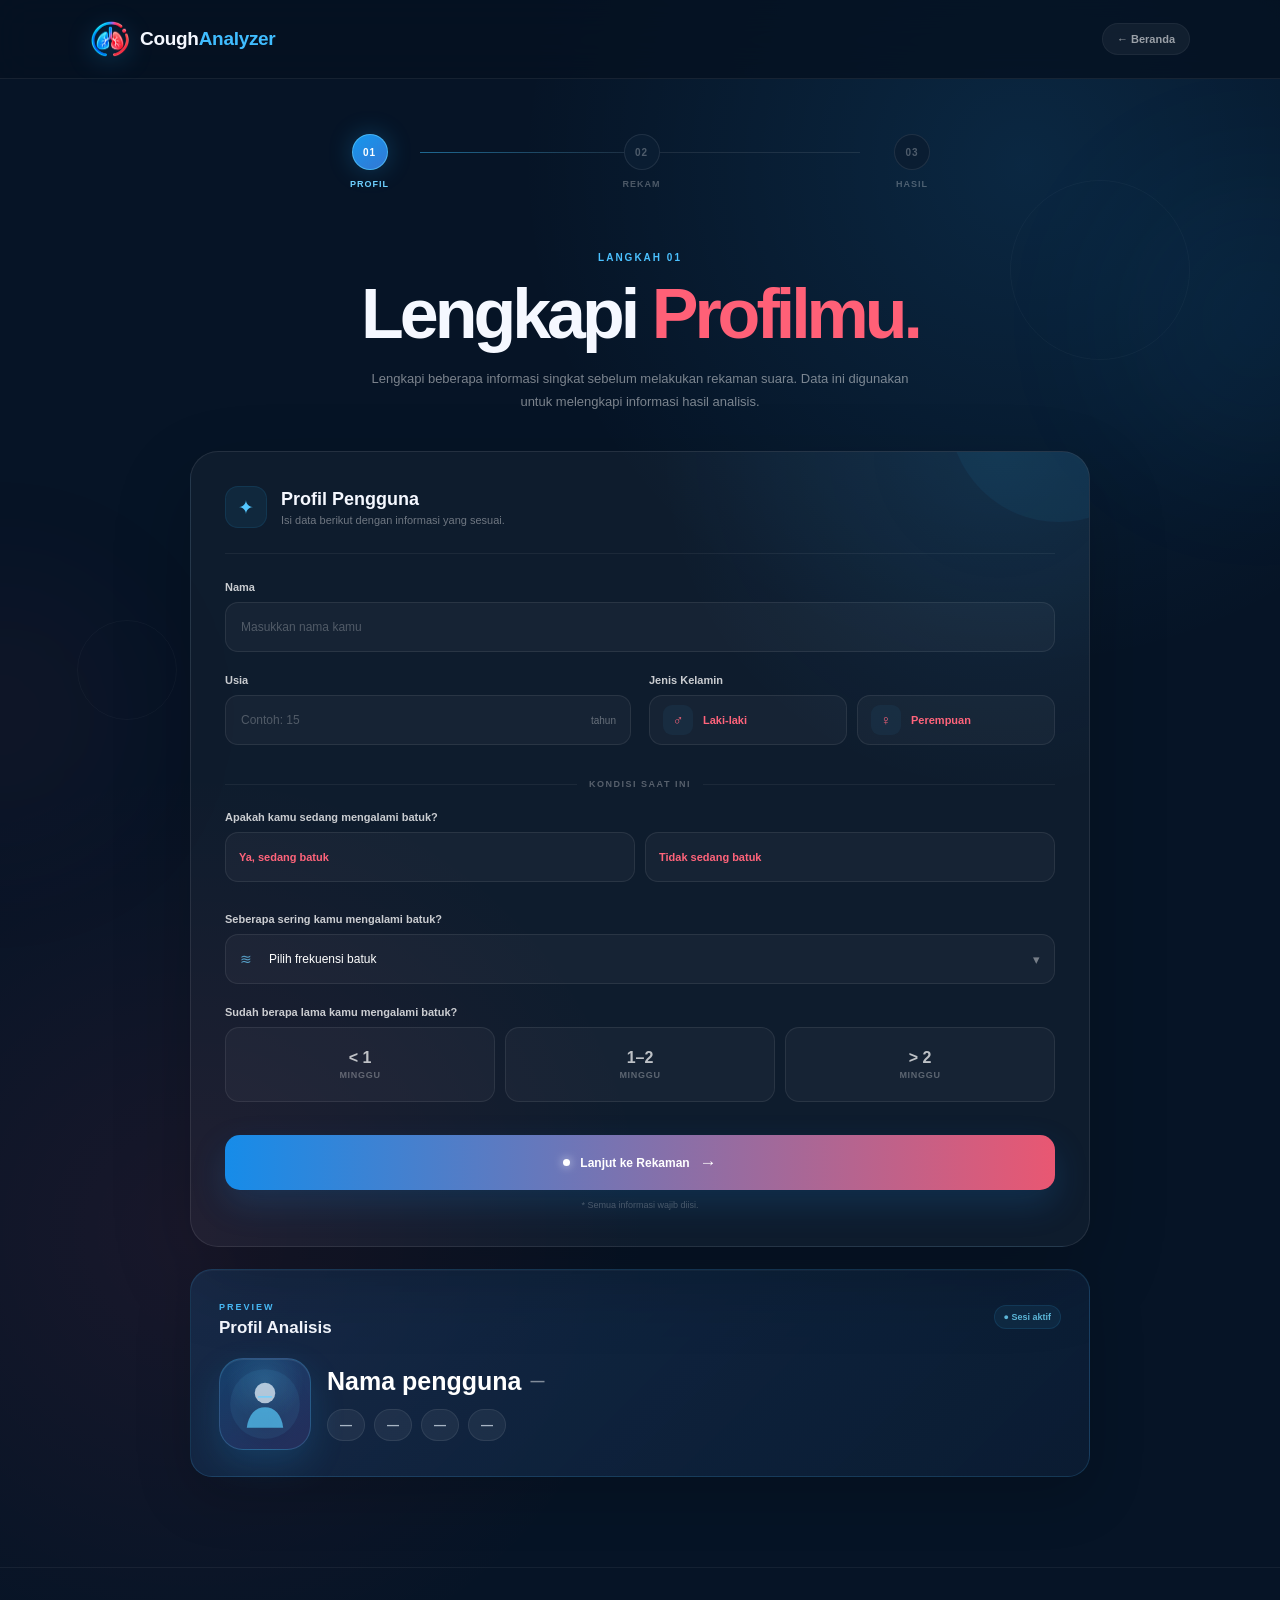
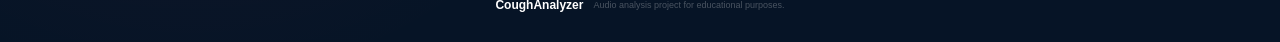
<file: rekam.html>
<!DOCTYPE html>
<html lang="id">

<head>
    <meta charset="UTF-8">
    <meta name="viewport" content="width=device-width, initial-scale=1.0">
    <title>Rekam Suara — CoughAnalyzer</title>
    <meta name="description" content="Perekaman suara untuk proyek edukasi CoughAnalyzer.">
    <link rel="stylesheet" href="style.css">
</head>

<body>

    <header class="navbar">

        <div class="nav-container">

            <a
                href="index.html"
                class="logo"
            >

                <span class="logo-mark">

                    <img
                        src="images/logo.png"
                        alt="CoughAnalyzer"
                    >

                </span>

                <span class="logo-text">
                    Cough<span>Analyzer</span>
                </span>

            </a>


            <nav class="desktop-menu">

                <a
                    href="index.html"
                    class="active"
                >
                    Beranda
                </a>

                <a href="index.html#kenali-tbc">
                    Kenali TBC
                </a>

                <a href="index.html#cara-kerja">
                    Cara Kerja
                </a>

                <a href="index.html#tentang">
                    Tentang
                </a>

            </nav>


            <button
                class="mobile-menu"
                type="button"
                aria-label="Buka menu"
            >

                <span></span>
                <span></span>
                <span></span>

            </button>

        </div>

    </header>




    <main>

        <!-- =========================
             RECORDER
        ========================== -->

        <section
            class="recorder-section"
            id="recorder"
        >

            <div class="recorder-bg-glow glow-one"></div>

            <div class="recorder-bg-glow glow-two"></div>


            <div class="recorder-container">


                <div class="recorder-header">

                    <span class="recorder-label">

                        <span class="label-dot"></span>

                        AUDIO LAB

                    </span>


                    <h2>

                        Siap Merekam
                        <br>

                        <span>
                            Suara Batukmu?
                        </span>

                    </h2>


                    <p>

                        Pastikan berada di tempat yang cukup
                        tenang, lalu tekan tombol rekam
                        untuk memulai.

                    </p>

                </div>



                <!-- PROGRESS -->

                <div class="analysis-progress">


                    <div
                        class="progress-step active"
                        id="stepRecord"
                    >

                        <div class="step-number">
                            01
                        </div>

                        <span>
                            Rekam
                        </span>

                    </div>


                    <div class="progress-line"></div>


                    <div
                        class="progress-step"
                        id="stepAnalyze"
                    >

                        <div class="step-number">
                            02
                        </div>

                        <span>
                            Analisis
                        </span>

                    </div>


                    <div class="progress-line"></div>


                    <div
                        class="progress-step"
                        id="stepResult"
                    >

                        <div class="step-number">
                            03
                        </div>

                        <span>
                            Hasil
                        </span>

                    </div>

                </div>



                <!-- RECORDER CARD -->

                <div class="recorder-card">


                    <div class="record-status">

                        <span
                            class="status-indicator"
                            id="statusIndicator"
                        ></span>

                        <span id="recordStatus">
                            Siap merekam
                        </span>

                    </div>



                    <div class="mic-area">

                        <div class="mic-ring ring-one"></div>

                        <div class="mic-ring ring-two"></div>

                        <div class="mic-ring ring-three"></div>

                        <div class="mic-glow"></div>


                        <div
                            class="mic-circle"
                            id="micCircle"
                        >

                            <svg
                                viewBox="0 0 24 24"
                                aria-hidden="true"
                            >

                                <path d="M12 14a3 3 0 0 0 3-3V6a3 3 0 0 0-6 0v5a3 3 0 0 0 3 3Z"/>

                                <path d="M19 11a7 7 0 0 1-14 0"/>

                                <path d="M12 18v4"/>

                                <path d="M8 22h8"/>

                            </svg>

                        </div>

                    </div>



                    <div
                        class="record-timer"
                        id="recordTimer"
                    >
                        00:00
                    </div>


                    <p
                        class="record-helper"
                        id="recordHelper"
                    >

                        Tekan tombol di bawah
                        untuk mulai merekam

                    </p>



                    <div
                        class="waveform"
                        id="waveform"
                    >

                        <span></span>
                        <span></span>
                        <span></span>
                        <span></span>
                        <span></span>
                        <span></span>
                        <span></span>
                        <span></span>
                        <span></span>
                        <span></span>
                        <span></span>
                        <span></span>
                        <span></span>
                        <span></span>
                        <span></span>
                        <span></span>
                        <span></span>
                        <span></span>
                        <span></span>
                        <span></span>
                        <span></span>
                        <span></span>

                    </div>



                    <button
    class="record-button"
    id="recordButton"
    type="button"
>

    <span class="record-button-inner">

        <svg
            viewBox="0 0 24 24"
            aria-hidden="true"
        >
            <path d="M12 14a3 3 0 0 0 3-3V6a3 3 0 0 0-6 0v5a3 3 0 0 0 3 3Z"/>
            <path d="M19 11a7 7 0 0 1-14 0"/>
            <path d="M12 18v4"/>
        </svg>

    </span>

    <span
        class="record-button-text"
        id="recordButtonText"
    >
        MULAI REKAM
    </span>

</button>


                    <!-- =========================
                         RECORDING PREVIEW
                    ========================== -->

                    <div
                        class="recording-preview"
                        id="recordingPreview"
                    >


                        <div class="preview-header">

                            <div>

                                <span class="preview-label">
                                    RECORDING READY
                                </span>


                                <h3>
                                    Dengarkan Rekamanmu
                                </h3>

                            </div>


                            <span
                                class="preview-duration"
                                id="previewDuration"
                            >
                                00:00
                            </span>

                        </div>



                        <div class="audio-player-box">


                            <button
                                class="audio-play-button"
                                id="audioPlayButton"
                                type="button"
                                aria-label="Putar rekaman"
                            >
                                ▶
                            </button>



                            <div class="audio-player-content">


                                <div
                                    class="audio-wave-preview"
                                    id="audioWavePreview"
                                >

                                    <span></span>
                                    <span></span>
                                    <span></span>
                                    <span></span>
                                    <span></span>
                                    <span></span>
                                    <span></span>
                                    <span></span>
                                    <span></span>
                                    <span></span>
                                    <span></span>
                                    <span></span>
                                    <span></span>
                                    <span></span>
                                    <span></span>
                                    <span></span>

                                </div>



                                <div class="audio-time">

                                    <span id="audioCurrentTime">
                                        00:00
                                    </span>


                                    <span id="audioTotalTime">
                                        00:00
                                    </span>

                                </div>

                            </div>

                        </div>



                        <audio id="recordedAudio"></audio>



                        <button
                            class="analyze-audio-button"
                            id="analyzeAudioButton"
                            type="button"
                        >

                            <span>
                                ✦
                            </span>

                            Analisis Audio

                            <span>
                                →
                            </span>

                        </button>



                        <button
                            class="record-again-button"
                            id="recordAgainButton"
                            type="button"
                        >

                            ↻ Rekam Ulang

                        </button>

                    </div>



                    <!-- TIPS -->

                    <div class="recorder-tips">


                        <div class="tip-icon">
                            ✦
                        </div>


                        <div class="tip-content">

                            <strong>
                                Tips sebelum merekam
                            </strong>


                            <p>

                                Cari tempat yang relatif tenang,
                                pegang perangkat dengan stabil,
                                dan lakukan batuk secara natural.

                            </p>

                        </div>

                    </div>



                    

                </div>

            </div>

        </section>


    </main>

    <footer class="footer">

        <div class="footer-container">


            <div class="footer-logo">

                Cough<span>Analyzer</span>

            </div>


            <p>
                Audio analysis project for educational purposes.
            </p>


            <div class="footer-bottom">

                <span>
                    © 2026 Cough Analyzer
                </span>


                <span>
                    Think • Analyze • Understand
                </span>

            </div>

        </div>

    </footer>




    <script>
        /* Rekaman hanya dapat diakses setelah profil selesai diisi. */
        const savedProfile = sessionStorage.getItem("coughAnalyzerProfile");

        if (!savedProfile) {
            window.location.replace("profil.html");
        }
    </script>

    <script src="script.js"></script>

</body>
</html>
</file>
<file: style.css>
/* =========================================
   RESET
========================================= */

* {
    margin: 0;
    padding: 0;
    box-sizing: border-box;
}

html {
    scroll-behavior: smooth;
}

body {
    font-family:
        Inter,
        "Segoe UI",
        Arial,
        sans-serif;

    background: #061426;
    color: #f5f8ff;

    overflow-x: hidden;
}

a {
    color: inherit;
    text-decoration: none;
}

button {
    font-family: inherit;
}


/* =========================================
   NAVBAR
========================================= */

.navbar {
    position: fixed;

    top: 0;
    left: 0;

    width: 100%;

    z-index: 1000;

    background:
        rgba(6, 20, 38, 0.82);

    backdrop-filter:
        blur(18px);

    -webkit-backdrop-filter:
        blur(18px);

    border-bottom:
        1px solid
        rgba(255, 255, 255, 0.07);
}

.nav-container {
    width:
        min(1180px, calc(100% - 40px));

    height: 78px;

    margin: auto;

    display: flex;

    align-items: center;

    justify-content: space-between;
}


/* LOGO */

.logo {
    display: flex;

    align-items: center;

    gap: 10px;
}

.logo-mark {
    width: 42px;
    height: 42px;

    display: flex;

    align-items: center;
    justify-content: center;

    overflow: hidden;

    background: transparent;

    font-size: 0;
}

.logo-mark img {
    width: 100%;
    height: 100%;

    display: block;

    object-fit: contain;

    background: transparent;

    filter:
        drop-shadow(
            0 5px 12px
            rgba(45, 180, 255, 0.25)
        );

    transition:
        transform .25s ease;
}

.logo:hover .logo-mark img {
    transform:
        rotate(-5deg)
        scale(1.05);
}

.logo-text {
    font-size: 17px;

    font-weight: 800;

    letter-spacing: -.5px;
}

.logo-text span {
    color: #40bfff;
}


/* NAV MENU */

.desktop-menu {
    display: flex;

    align-items: center;

    gap: 38px;
}

.desktop-menu a {
    position: relative;

    color:
        rgba(255, 255, 255, .62);

    font-size: 13px;

    font-weight: 700;

    transition:
        color .2s ease;
}

.desktop-menu a:hover,
.desktop-menu a.active {
    color: white;
}

.desktop-menu a::after {
    content: "";

    position: absolute;

    left: 0;
    bottom: -9px;

    width: 0;
    height: 2px;

    border-radius: 10px;

    background:
        linear-gradient(
            90deg,
            #31bfff,
            #ff5472
        );

    transition:
        width .25s ease;
}

.desktop-menu a:hover::after,
.desktop-menu a.active::after {
    width: 100%;
}


/* MOBILE MENU */

.mobile-menu {
    display: none;

    width: 42px;
    height: 42px;

    border: 0;

    border-radius: 12px;

    background:
        rgba(255,255,255,.07);

    cursor: pointer;
}

.mobile-menu span {
    display: block;

    width: 19px;
    height: 2px;

    margin: 5px auto;

    background: white;

    border-radius: 5px;
}


/* =========================================
   HERO
========================================= */

.hero {
    position: relative;

    min-height: 760px;

    padding:
        150px
        max(20px, 6vw)
        90px;

    display: flex;

    align-items: center;

    justify-content: center;

    gap: 20px;

    overflow: hidden;

    background:
        radial-gradient(
            circle at 80% 30%,
            rgba(37,159,255,.18),
            transparent 30%
        ),

        radial-gradient(
            circle at 25% 70%,
            rgba(255,66,99,.10),
            transparent 30%
        ),

        #061426;
}

.hero::before {
    content: "";

    position: absolute;

    width: 500px;
    height: 500px;

    right: -260px;
    bottom: -280px;

    border-radius: 50%;

    background:
        rgba(255,74,111,.05);

    filter: blur(25px);

    pointer-events: none;
}


/* =========================================
   HERO CONTENT
========================================= */

.hero-content {
    position: relative;

    z-index: 10;

    width:
        min(680px, 100%);

    min-width: 0;
}

.hero-label {
    display: inline-flex;

    align-items: center;

    gap: 9px;

    padding:
        8px 13px;

    border-radius: 999px;

    background:
        rgba(47,170,255,.09);

    border:
        1px solid
        rgba(55,181,255,.18);

    color: #66caff;

    font-size: 10px;

    font-weight: 800;

    letter-spacing: 2px;
}

.hero-label-dot {
    width: 7px;
    height: 7px;

    border-radius: 50%;

    background: #ff5c73;

    box-shadow:
        0 0 12px
        rgba(255,92,115,.8);
}
/* =========================================
   HERO TITLE
========================================= */

.hero-title {
    margin-top: 28px;

    width: max-content;
    max-width: none;

    font-size:
        clamp(48px, 7vw, 88px);

    line-height: 1.02;

    letter-spacing: -4px;

    font-weight: 900;

    overflow: visible;
}

.hero-title > span {
    display: block;

    width: max-content;
    max-width: none;

    margin: 0;
    padding: 0 12px 0 0;

    white-space: nowrap;

    font-size: 1em;
    line-height: 1.02;
    font-weight: 900;
    letter-spacing: -4px;

    background:
        linear-gradient(
            90deg,
            #36bfff,
            #a77cff 48%,
            #ff5c73
        );

    -webkit-background-clip: text;
    background-clip: text;

    -webkit-text-fill-color: transparent;
    color: transparent;
}

/* KEDUA BARIS HARUS IDENTIK */
.hero-title > span {
    display: block;

    width: fit-content;

    max-width: none;

    margin: 0;

    padding: 0;

    white-space: nowrap;

    font-size: 1em;

    line-height: 1.02;

    font-weight: 900;

    letter-spacing: -4px;

    background:
        linear-gradient(
            90deg,
            #36bfff,
            #a77cff 48%,
            #ff5c73
        );

    -webkit-background-clip: text;
    background-clip: text;

    -webkit-text-fill-color: transparent;
    color: transparent;
}

/* PENGEMBANGAN & REKA TB */
.hero-title-line {
    display: block;

    width: max-content;

    max-width: none;

    padding-right: 20px;

    padding-bottom: 10px;

    white-space: nowrap;

    overflow: visible;

    background:
        linear-gradient(
            90deg,
            #36bfff,
            #a77cff 48%,
            #ff5c73
        );

    -webkit-background-clip: text;

    background-clip: text;

    color: transparent;
}

/* Pastikan keduanya benar-benar sama ukuran */
.hero-title > span:first-child,
.hero-title > span:last-child {
    font-size: inherit;

    line-height: inherit;

    font-weight: inherit;

    letter-spacing: inherit;
}

/* =========================================
   HERO DESCRIPTION
========================================= */

.hero-description {
    max-width: 510px;

    margin-top: 24px;

    color:
        rgba(232,241,255,.62);

    font-size: 16px;

    line-height: 1.8;
}


/* =========================================
   HERO META
========================================= */

.hero-meta {
    display: flex;

    align-items: center;

    gap: 18px;

    margin-top: 38px;
}

.hero-meta div:not(.meta-line) {
    display: flex;

    flex-direction: column;

    gap: 3px;
}

.hero-meta strong {
    font-size: 14px;

    color: #ff657b;
}

.hero-meta span {
    color:
        rgba(255,255,255,.5);

    font-size: 11px;

    font-weight: 700;

    text-transform: uppercase;

    letter-spacing: 1px;
}

.meta-line {
    width: 35px;
    height: 1px;

    background:
        rgba(255,255,255,.15);
}


/* =========================================
   HERO BUTTON
========================================= */

.hero-start-button {
    width: 225px;

    margin-top: 35px;

    padding:
        15px 17px;

    display: flex;

    align-items: center;

    justify-content: space-between;

    border-radius: 15px;

    background:
        linear-gradient(
            100deg,
            #168de9,
            #9a62ed 52%,
            #f05271
        );

    box-shadow:
        0 15px 40px
        rgba(31,139,230,.22);

    font-size: 13px;

    font-weight: 900;

    transition:
        transform .25s ease,
        box-shadow .25s ease;
}

.hero-start-button:hover {
    transform:
        translateY(-4px);

    box-shadow:
        0 20px 50px
        rgba(31,139,230,.32);
}

.hero-start-button span {
    font-size: 13px;
}

.hero-start-button strong {
    font-size: 19px;
}


/* =========================================
   HERO VISUAL
========================================= */

.hero-visual {
    position: relative;

    width: 410px;
    height: 410px;

    flex-shrink: 0;

    margin-left: -5px;
    margin-right: -5px;

    transform:
        translateX(-22px);

    display: flex;

    align-items: center;

    justify-content: center;

    overflow: visible;
}


/* =========================================
   OUTER CIRCLES
========================================= */

.hero-circle {
    position: absolute;

    border-radius: 50%;

    border:
        1px solid
        rgba(57,188,255,.15);

    pointer-events: none;
}

.circle-large {
    inset: 28px;

    background:
        radial-gradient(
            circle,
            rgba(44,170,255,.08),
            rgba(255,72,103,.025) 55%,
            transparent 72%
        );

    box-shadow:
        inset 0 0 70px
        rgba(40,167,255,.08);
}

.circle-medium {
    inset: 82px;

    border-color:
        rgba(255,87,112,.18);

    background:
        rgba(255,255,255,.012);
}


/* =========================================
   ORBITS
========================================= */

.hero-orbit {
    position: absolute;

    border-radius: 50%;

    border:
        1px dashed
        rgba(79,190,255,.2);

    pointer-events: none;
}

.orbit-one {
    inset: 8px;

    transform:
        rotate(25deg);
}

.orbit-two {
    inset: 65px;

    transform:
        rotate(-35deg)
        scaleX(1.28);
}


/* =========================================
   RECORDING VISUAL
========================================= */

.recording-visual {
    position: relative;

    width: 315px;
    height: 315px;

    display: flex;

    align-items: center;

    justify-content: center;

    z-index: 10;
}


/* EXTRA GLASS CIRCLE */

.recording-visual::before {
    content: "";

    position: absolute;

    width: 360px;
    height: 360px;

    border-radius: 50%;

    background:
        radial-gradient(
            circle,
            rgba(44,181,255,.06),
            transparent 68%
        );

    border:
        1px solid
        rgba(255,255,255,.035);

    box-shadow:
        0 0 80px
        rgba(39,177,255,.07);

    pointer-events: none;
}


/* FLOATING REC DOT */

.recording-visual::after {
    content: "";

    position: absolute;

    width: 9px;
    height: 9px;

    top: 24px;
    right: 35px;

    border-radius: 50%;

    background: #ff5c73;

    box-shadow:
        0 0 18px
        rgba(255,92,115,.75);

    animation:
        recBlink
        1.4s ease-in-out
        infinite;

    pointer-events: none;
}


/* =========================================
   RECORDING GLOW
========================================= */

.recording-glow {
    position: absolute;

    width: 220px;
    height: 220px;

    border-radius: 50%;

    background:
        radial-gradient(
            circle,
            rgba(48,188,255,.22),
            rgba(255,75,105,.08) 48%,
            transparent 72%
        );

    filter: blur(18px);

    animation:
        recordingGlow
        2.8s ease-in-out
        infinite;
}

@keyframes recordingGlow {

    0%,
    100% {
        transform:
            scale(.9);

        opacity: .65;
    }

    50% {
        transform:
            scale(1.08);

        opacity: 1;
    }

}


/* =========================================
   RECORDING RINGS
========================================= */

.recording-ring {
    position: absolute;

    border-radius: 50%;

    border:
        1px solid
        rgba(50,187,255,.2);

    pointer-events: none;
}

.ring-a {
    width: 275px;
    height: 275px;

    animation:
        recordingRing
        3.5s ease-in-out
        infinite;
}

.ring-b {
    width: 225px;
    height: 225px;

    border-color:
        rgba(255,82,110,.18);

    animation:
        recordingRing
        3.5s ease-in-out
        infinite
        .5s;
}

.ring-c {
    width: 180px;
    height: 180px;

    border-style: dashed;

    border-color:
        rgba(70,192,255,.25);

    animation:
        ringRotate
        12s linear
        infinite;
}

@keyframes recordingRing {

    0%,
    100% {
        transform:
            scale(.94);

        opacity: .55;
    }

    50% {
        transform:
            scale(1.04);

        opacity: 1;
    }

}

@keyframes ringRotate {

    from {
        transform:
            rotate(0deg);
    }

    to {
        transform:
            rotate(360deg);
    }

}


/* =========================================
   RECORDING CENTER
========================================= */

.recording-center {
    position: relative;

    z-index: 20;

    width: 128px;
    height: 128px;

    display: flex;

    align-items: center;

    justify-content: center;

    flex-direction: column;

    border-radius: 50%;

    background:
        linear-gradient(
            145deg,
            rgba(24,147,234,.95),
            rgba(72,77,176,.95)
        );

    border:
        1px solid
        rgba(255,255,255,.22);

    box-shadow:
        0 0 35px
        rgba(42,179,255,.28),

        0 18px 45px
        rgba(0,0,0,.28);

    animation:
        recordingCenter
        3s ease-in-out
        infinite;
}

@keyframes recordingCenter {

    0%,
    100% {
        transform:
            translateY(0);
    }

    50% {
        transform:
            translateY(-6px);
    }

}


/* =========================================
   REC STATUS
========================================= */

.recording-status {
    display: flex;

    align-items: center;

    gap: 6px;

    margin-bottom: 9px;

    color:
        rgba(255,255,255,.8);

    font-size: 8px;

    font-weight: 900;

    letter-spacing: 2px;
}

.recording-status span {
    width: 6px;
    height: 6px;

    border-radius: 50%;

    background: #ff526d;

    box-shadow:
        0 0 10px
        rgba(255,82,109,.9);

    animation:
        recBlink
        1s infinite;
}

@keyframes recBlink {

    0%,
    100% {
        opacity: 1;
    }

    50% {
        opacity: .3;
    }

}


/* =========================================
   RECORDING MICROPHONE
========================================= */

.recording-mic {
    width: 58px;
    height: 58px;

    display: flex;

    align-items: center;

    justify-content: center;

    border-radius: 50%;

    background:
        rgba(255,255,255,.08);

    border:
        1px solid
        rgba(255,255,255,.12);
}

.recording-mic svg {
    width: 34px;
    height: 34px;

    fill: none;

    stroke: white;

    stroke-width: 1.5;

    stroke-linecap: round;

    stroke-linejoin: round;
}


/* =========================================
   HERO WAVEFORM
========================================= */

.hero-waveform {
    position: absolute;

    z-index: 25;

    width: 345px;
    height: 90px;

    display: flex;

    align-items: center;

    justify-content: center;

    gap: 5px;

    pointer-events: none;
}

.hero-waveform span {
    width: 4px;

    border-radius: 20px;

    background:
        linear-gradient(
            180deg,
            #39bfff,
            #ff5b73
        );

    opacity: .72;

    animation:
        heroWave
        .9s ease-in-out
        infinite alternate;
}


/* WAVE HEIGHTS */

.hero-waveform span:nth-child(1) {
    height: 18px;
}

.hero-waveform span:nth-child(2) {
    height: 30px;
    animation-delay: .08s;
}

.hero-waveform span:nth-child(3) {
    height: 42px;
    animation-delay: .15s;
}

.hero-waveform span:nth-child(4) {
    height: 25px;
    animation-delay: .22s;
}

.hero-waveform span:nth-child(5) {
    height: 55px;
    animation-delay: .30s;
}

.hero-waveform span:nth-child(6) {
    height: 34px;
    animation-delay: .38s;
}

.hero-waveform span:nth-child(7) {
    height: 62px;
    animation-delay: .45s;
}

.hero-waveform span:nth-child(8) {
    height: 42px;
    animation-delay: .52s;
}

.hero-waveform span:nth-child(9) {
    height: 68px;
    animation-delay: .59s;
}

.hero-waveform span:nth-child(10) {
    height: 50px;
    animation-delay: .66s;
}

.hero-waveform span:nth-child(11) {
    height: 65px;
    animation-delay: .73s;
}

.hero-waveform span:nth-child(12) {
    height: 38px;
    animation-delay: .80s;
}

.hero-waveform span:nth-child(13) {
    height: 55px;
    animation-delay: .87s;
}

.hero-waveform span:nth-child(14) {
    height: 30px;
    animation-delay: .94s;
}

.hero-waveform span:nth-child(15) {
    height: 45px;
    animation-delay: 1s;
}

.hero-waveform span:nth-child(16) {
    height: 25px;
    animation-delay: 1.08s;
}

.hero-waveform span:nth-child(17) {
    height: 52px;
    animation-delay: 1.15s;
}

.hero-waveform span:nth-child(18) {
    height: 35px;
    animation-delay: 1.22s;
}

.hero-waveform span:nth-child(19) {
    height: 25px;
    animation-delay: 1.30s;
}

.hero-waveform span:nth-child(20) {
    height: 16px;
    animation-delay: 1.38s;
}

@keyframes heroWave {

    from {
        transform:
            scaleY(.55);

        opacity: .45;
    }

    to {
        transform:
            scaleY(1.08);

        opacity: .95;
    }

}


/* =========================================
   RECORDING CAPTION
========================================= */

.recording-caption {
    position: absolute;

    bottom: -15px;

    display: flex;

    align-items: center;

    gap: 7px;

    padding:
        8px 13px;

    border-radius: 999px;

    background:
        rgba(5,20,38,.78);

    border:
        1px solid
        rgba(255,255,255,.08);

    color:
        rgba(255,255,255,.48);

    font-size: 8px;

    font-weight: 800;

    letter-spacing: 1.5px;

    backdrop-filter:
        blur(10px);

    -webkit-backdrop-filter:
        blur(10px);
}

.recording-caption span {
    color: #ff526d;

    font-size: 8px;

    animation:
        recBlink
        1s infinite;
}


/* =========================================
   HERO BACKGROUND GLOW
========================================= */

.hero-glow {
    position: absolute;

    border-radius: 50%;

    filter: blur(5px);

    pointer-events: none;
}

.hero-glow-one {
    width: 300px;
    height: 300px;

    right: -100px;
    top: 50px;

    background:
        rgba(33,165,255,.09);
}

.hero-glow-two {
    width: 250px;
    height: 250px;

    left: -100px;
    bottom: -100px;

    background:
        rgba(255,60,100,.07);
}


/* =========================================
   GENERAL SECTION
========================================= */

.section-container {
    width:
        min(1120px, calc(100% - 40px));

    margin: auto;
}

.section-label {
    color: #48bdff;

    font-size: 10px;

    font-weight: 900;

    letter-spacing: 2px;
}

.section-heading h2,
.about-content h2 {
    margin-top: 15px;

    font-size:
        clamp(40px, 6vw, 68px);

    line-height: .98;

    letter-spacing: -3px;
}

.section-heading h2 span,
.about-content h2 span {
    color: #ff6177;
}

.section-heading p {
    max-width: 450px;

    margin-top: 22px;

    color:
        rgba(255,255,255,.52);

    line-height: 1.8;

    font-size: 14px;
}


/* =========================================
   HOW IT WORKS
========================================= */

.how-section {
    padding: 120px 0;

    background:
        linear-gradient(
            180deg,
            #061426,
            #081a30
        );
}

.process-list {
    margin-top: 65px;

    border-top:
        1px solid
        rgba(255,255,255,.08);
}

.process-item {
    display: grid;

    grid-template-columns:
        100px 1fr;

    gap: 30px;

    padding: 28px 0;

    border-bottom:
        1px solid
        rgba(255,255,255,.08);

    transition:
        padding-left .25s ease;
}

.process-item:hover {
    padding-left: 12px;
}

.process-number {
    color: #35bfff;

    font-size: 13px;

    font-weight: 900;
}

.process-content h3 {
    font-size: 19px;
}

.process-content p {
    max-width: 580px;

    margin-top: 7px;

    color:
        rgba(255,255,255,.48);

    font-size: 13px;

    line-height: 1.7;
}


/* =========================================
   ABOUT
========================================= */

.about-section {
    position: relative;

    padding: 130px 0;

    overflow: hidden;

    background: #07182b;
}

.about-container {
    position: relative;

    z-index: 2;

    width:
        min(1120px, calc(100% - 40px));

    margin: auto;

    display: grid;

    grid-template-columns:
        1fr 1fr;

    gap: 90px;

    align-items: center;
}

.about-content p {
    max-width: 500px;

    margin-top: 25px;

    color:
        rgba(255,255,255,.54);

    line-height: 1.8;

    font-size: 14px;
}

.about-visual {
    min-height: 390px;

    display: flex;

    align-items: center;

    justify-content: center;

    flex-direction: column;
}


/* =========================================
   SCANNER
========================================= */

.scanner {
    position: relative;

    width: 300px;
    height: 300px;

    display: flex;

    align-items: center;

    justify-content: center;
}

.scanner-ring {
    position: absolute;

    border-radius: 50%;

    border:
        1px solid
        rgba(58,190,255,.22);
}

.ring-1 {
    inset: 10px;
}

.ring-2 {
    inset: 45px;

    border-color:
        rgba(255,86,113,.25);
}

.ring-3 {
    inset: 85px;

    border-style: dashed;
}

.scanner-line {
    position: absolute;

    width: 2px;
    height: 115%;

    background:
        linear-gradient(
            transparent,
            #35bfff,
            transparent
        );

    animation:
        scanRotate
        4s linear
        infinite;
}

@keyframes scanRotate {

    from {
        transform:
            rotate(0deg);
    }

    to {
        transform:
            rotate(360deg);
    }

}

.scanner-center {
    width: 90px;
    height: 90px;

    display: flex;

    align-items: center;

    justify-content: center;

    flex-direction: column;

    border-radius: 50%;

    background:
        linear-gradient(
            145deg,
            #137ad0,
            #a43f70
        );

    box-shadow:
        0 0 50px
        rgba(48,178,255,.22);
}

.scanner-center span {
    width: 10px;
    height: 10px;

    border-radius: 50%;

    background: white;

    box-shadow:
        0 0 15px white;
}

.scanner-center small {
    margin-top: 8px;

    font-size: 8px;

    font-weight: 800;

    letter-spacing: 2px;
}

.scanner-info {
    display: flex;

    gap: 8px;

    align-items: center;
}

.scanner-info span {
    color: #48bdff;

    font-size: 10px;

    font-weight: 800;

    letter-spacing: 1px;
}

.scanner-info strong {
    color: #ff6177;

    font-size: 10px;

    letter-spacing: 1px;
}

.about-glow {
    position: absolute;

    width: 400px;
    height: 400px;

    right: -150px;
    top: -100px;

    border-radius: 50%;

    background:
        rgba(41,167,255,.07);

    filter: blur(20px);
}


/* =========================================
   CTA
========================================= */

.cta-section {
    position: relative;

    padding: 140px 20px;

    text-align: center;

    overflow: hidden;

    background:
        radial-gradient(
            circle at center,
            rgba(42,160,255,.13),
            transparent 35%
        ),
        #061426;
}

.cta-content {
    position: relative;

    z-index: 2;
}

.cta-content h2 {
    margin-top: 18px;

    font-size:
        clamp(48px, 7vw, 82px);

    line-height: .95;

    letter-spacing: -4px;
}

.cta-content h2 span {
    color: #ff6076;
}

.cta-content p {
    margin-top: 20px;

    color:
        rgba(255,255,255,.48);
}

.cta-button {
    width: 230px;

    margin: 35px auto 0;

    padding:
        16px 20px;

    display: flex;

    align-items: center;

    justify-content: space-between;

    border-radius: 14px;

    background:
        linear-gradient(
            90deg,
            #1788e8,
            #e54e70
        );

    font-size: 13px;

    font-weight: 900;

    box-shadow:
        0 15px 40px
        rgba(26,132,229,.2);

    transition:
        transform .25s ease,
        box-shadow .25s ease;
}

.cta-button:hover {
    transform:
        translateY(-4px);

    box-shadow:
        0 20px 50px
        rgba(26,132,229,.3);
}

.cta-button-dot {
    width: 7px;
    height: 7px;

    border-radius: 50%;

    background: white;
}

.cta-arrow {
    font-size: 20px;
}

.cta-glow {
    position: absolute;

    width: 350px;
    height: 350px;

    left: 50%;
    top: 50%;

    transform:
        translate(-50%,-50%);

    border-radius: 50%;

    background:
        rgba(255,62,101,.04);

    filter: blur(25px);
}


/* =========================================
   RECORDER
========================================= */

.recorder-section {
    position: relative;

    padding: 120px 20px;

    overflow: hidden;

    background:
        linear-gradient(
            180deg,
            #07172a,
            #041020
        );
}

.recorder-container {
    position: relative;

    z-index: 2;

    width:
        min(760px, 100%);

    margin: auto;
}

.recorder-header {
    text-align: center;
}

.recorder-label {
    display: inline-flex;

    align-items: center;

    gap: 8px;

    color: #4bc0ff;

    font-size: 10px;

    font-weight: 900;

    letter-spacing: 2px;
}

.label-dot {
    width: 7px;
    height: 7px;

    border-radius: 50%;

    background: #ff5c73;

    box-shadow:
        0 0 12px
        rgba(255,92,115,.8);
}

.recorder-header h2 {
    margin-top: 17px;

    font-size:
        clamp(40px, 7vw, 66px);

    line-height: .98;

    letter-spacing: -3px;
}

.recorder-header h2 span {
    color: #ff6177;
}

.recorder-header p {
    max-width: 470px;

    margin: 20px auto 0;

    color:
        rgba(255,255,255,.5);

    font-size: 14px;

    line-height: 1.7;
}


/* =========================================
   PROGRESS
========================================= */

.analysis-progress {
    display: flex;

    align-items: center;

    margin:
        45px auto 30px;

    max-width: 500px;
}

.progress-step {
    display: flex;

    align-items: center;

    gap: 8px;

    color:
        rgba(255,255,255,.32);

    font-size: 10px;

    font-weight: 800;

    white-space: nowrap;
}

.progress-step.active {
    color: white;
}

.progress-step.completed {
    color: #4cc3ff;
}

.step-number {
    width: 27px;
    height: 27px;

    display: flex;

    align-items: center;

    justify-content: center;

    border-radius: 50%;

    border:
        1px solid
        rgba(255,255,255,.13);

    font-size: 9px;
}

.progress-step.active .step-number {
    background: #188ce7;

    border-color: #3dbaff;

    box-shadow:
        0 0 18px
        rgba(40,172,255,.3);
}

.progress-step.completed .step-number {
    background:
        rgba(52,189,255,.12);

    border-color:
        rgba(52,189,255,.35);
}

.progress-line {
    flex: 1;

    height: 1px;

    margin:
        0 12px;

    background:
        rgba(255,255,255,.1);
}


/* =========================================
   RECORDER CARD
========================================= */

.recorder-card {
    position: relative;

    padding:
        35px 25px 30px;

    text-align: center;

    border-radius: 28px;

    background:
        radial-gradient(
            circle at center top,
            rgba(44,170,255,.1),
            transparent 50%
        ),
        rgba(255,255,255,.035);

    border:
        1px solid
        rgba(255,255,255,.09);

    box-shadow:
        0 30px 80px
        rgba(0,0,0,.2);
}

.record-status {
    display: inline-flex;

    align-items: center;

    gap: 8px;

    padding:
        8px 13px;

    border-radius: 999px;

    background:
        rgba(255,255,255,.05);

    color:
        rgba(255,255,255,.62);

    font-size: 11px;

    font-weight: 700;
}

.status-indicator {
    width: 7px;
    height: 7px;

    border-radius: 50%;

    background:
        rgba(255,255,255,.35);
}

.status-indicator.recording {
    background: #ff526d;

    box-shadow:
        0 0 12px
        rgba(255,82,109,.8);

    animation:
        statusPulse
        1s infinite;
}

@keyframes statusPulse {

    50% {
        transform:
            scale(1.5);

        opacity: .55;
    }

}


/* =========================================
   MIC AREA
========================================= */

.mic-area {
    position: relative;

    width: 250px;
    height: 250px;

    margin:
        25px auto 5px;

    display: flex;

    align-items: center;

    justify-content: center;
}

.mic-circle {
    position: relative;

    z-index: 5;

    width: 125px;
    height: 125px;

    display: flex;

    align-items: center;

    justify-content: center;

    border-radius: 50%;

    background:
        linear-gradient(
            145deg,
            #1c92ec,
            #183b74
        );

    border:
        1px solid
        rgba(255,255,255,.2);

    box-shadow:
        0 0 45px
        rgba(36,168,255,.28);

    transition:
        transform .3s ease,
        background .3s ease;
}

.mic-circle.recording {
    background:
        linear-gradient(
            145deg,
            #f04e6a,
            #762d55
        );

    box-shadow:
        0 0 50px
        rgba(255,75,105,.35);

    animation:
        micPulse
        1.3s infinite;
}

@keyframes micPulse {

    0%,
    100% {
        transform:
            scale(1);
    }

    50% {
        transform:
            scale(1.06);
    }

}

.mic-circle svg {
    width: 48px;
    height: 48px;

    fill: none;

    stroke: white;

    stroke-width: 1.5;

    stroke-linecap: round;

    stroke-linejoin: round;
}

.mic-ring {
    position: absolute;

    border-radius: 50%;

    border:
        1px solid
        rgba(48,180,255,.18);
}

.mic-ring.ring-one {
    inset: 25px;
}

.mic-ring.ring-two {
    inset: 5px;

    border-color:
        rgba(255,86,111,.14);
}

.mic-ring.ring-three {
    inset: -20px;

    border-style: dashed;
}

.mic-glow {
    position: absolute;

    width: 160px;
    height: 160px;

    border-radius: 50%;

    background:
        rgba(41,173,255,.08);

    filter: blur(18px);
}


/* =========================================
   TIMER
========================================= */

.record-timer {
    font-family:
        "Courier New",
        monospace;

    font-size: 38px;

    font-weight: 800;

    letter-spacing: 3px;
}

.record-helper {
    margin-top: 8px;

    color:
        rgba(255,255,255,.42);

    font-size: 12px;
}


/* =========================================
   WAVEFORM
========================================= */

.waveform {
    width:
        min(400px, 90%);

    height: 45px;

    margin:
        20px auto;

    display: flex;

    align-items: center;

    justify-content: center;

    gap: 4px;
}

.waveform span {
    width: 4px;

    border-radius: 10px;

    background:
        linear-gradient(
            #31bfff,
            #ff5871
        );

    opacity: .35;

    transition:
        height .2s ease,
        opacity .2s ease;
}

.waveform span:nth-child(1) {
    height: 13px;
}

.waveform span:nth-child(2) {
    height: 25px;
}

.waveform span:nth-child(3) {
    height: 34px;
}

.waveform span:nth-child(4) {
    height: 19px;
}

.waveform span:nth-child(5) {
    height: 40px;
}

.waveform span:nth-child(6) {
    height: 25px;
}

.waveform span:nth-child(7) {
    height: 35px;
}

.waveform span:nth-child(8) {
    height: 18px;
}

.waveform span:nth-child(9) {
    height: 31px;
}

.waveform span:nth-child(10) {
    height: 40px;
}

.waveform span:nth-child(11) {
    height: 23px;
}

.waveform span:nth-child(12) {
    height: 35px;
}

.waveform span:nth-child(13) {
    height: 20px;
}

.waveform span:nth-child(14) {
    height: 38px;
}

.waveform span:nth-child(15) {
    height: 27px;
}

.waveform span:nth-child(16) {
    height: 35px;
}

.waveform span:nth-child(17) {
    height: 17px;
}

.waveform span:nth-child(18) {
    height: 30px;
}

.waveform span:nth-child(19) {
    height: 22px;
}

.waveform span:nth-child(20) {
    height: 38px;
}

.waveform.active span {
    animation:
        waveformMove
        .7s ease-in-out
        infinite alternate;

    opacity: .85;
}

.waveform.active span:nth-child(2n) {
    animation-delay: .1s;
}

.waveform.active span:nth-child(3n) {
    animation-delay: .2s;
}

@keyframes waveformMove {

    from {
        transform:
            scaleY(.5);
    }

    to {
        transform:
            scaleY(1.15);
    }

}


/* =========================================
   RECORD BUTTON
========================================= */

.record-button {
    width: 74px;
    height: 74px;

    margin-top: 8px;

    border: none;

    border-radius: 50%;

    cursor: pointer;

    background:
        linear-gradient(
            145deg,
            #ff5b72,
            #d93659
        );

    box-shadow:
        0 12px 35px
        rgba(255,67,98,.25);

    transition:
        transform .2s ease,
        box-shadow .2s ease;
}

.record-button:hover {
    transform:
        scale(1.06);

    box-shadow:
        0 16px 40px
        rgba(255,67,98,.35);
}

.record-button.recording {
    background:
        linear-gradient(
            145deg,
            #ff385e,
            #a82348
        );
}

.record-button:disabled {
    cursor: not-allowed;

    opacity: .6;
}

.record-button-inner {
    width: 55px;
    height: 55px;

    margin: auto;

    display: flex;

    align-items: center;

    justify-content: center;

    border-radius: 50%;

    background:
        rgba(255,255,255,.08);
}

.record-button svg {
    width: 28px;
    height: 28px;

    fill: none;

    stroke: white;

    stroke-width: 1.6;

    stroke-linecap: round;

    stroke-linejoin: round;
}

.record-button-text {
    display: block;

    margin-top: 12px;

    color:
        rgba(255,255,255,.52);

    font-size: 10px;

    font-weight: 900;

    letter-spacing: 1.5px;
}


/* =========================================
   RECORDING PREVIEW
========================================= */

.recording-preview {
    display: none;

    margin-top: 24px;

    padding: 24px;

    border-radius: 24px;

    background:
        linear-gradient(
            145deg,
            rgba(24,72,130,.58),
            rgba(91,25,65,.45)
        );

    border:
        1px solid
        rgba(255,255,255,.1);

    box-shadow:
        0 20px 50px
        rgba(0,0,0,.18);
}

.recording-preview.show {
    display: block;

    animation:
        previewAppear
        .45s ease forwards;
}

@keyframes previewAppear {

    from {
        opacity: 0;

        transform:
            translateY(15px);
    }

    to {
        opacity: 1;

        transform:
            translateY(0);
    }

}

.preview-header {
    display: flex;

    align-items: center;

    justify-content: space-between;

    gap: 15px;

    margin-bottom: 18px;
}

.preview-label {
    display: block;

    margin-bottom: 5px;

    color: #ff6a7e;

    font-size: 9px;

    font-weight: 900;

    letter-spacing: 2px;
}

.preview-header h3 {
    font-size: 19px;
}

.preview-duration {
    padding:
        7px 11px;

    border-radius: 999px;

    background:
        rgba(255,255,255,.07);

    color:
        rgba(255,255,255,.7);

    font-size: 11px;

    font-weight: 800;
}


/* =========================================
   AUDIO PLAYER
========================================= */

.audio-player-box {
    display: flex;

    align-items: center;

    gap: 15px;

    padding: 15px;

    border-radius: 17px;

    background:
        rgba(3,15,32,.6);
}

.audio-play-button {
    flex:
        0 0 50px;

    width: 50px;
    height: 50px;

    border: none;

    border-radius: 50%;

    cursor: pointer;

    color: white;

    background:
        linear-gradient(
            135deg,
            #36bfff,
            #ff5570
        );

    font-size: 17px;

    font-weight: 900;

    box-shadow:
        0 8px 25px
        rgba(255,70,105,.25);

    transition:
        transform .2s ease;
}

.audio-play-button:hover {
    transform:
        scale(1.06);
}

.audio-player-content {
    flex: 1;

    min-width: 0;
}

.audio-wave-preview {
    height: 40px;

    display: flex;

    align-items: center;

    gap: 4px;
}

.audio-wave-preview span {
    flex: 1;

    max-width: 7px;

    height: 12px;

    border-radius: 10px;

    background:
        linear-gradient(
            #39bfff,
            #ff5c76
        );

    opacity: .55;
}

.audio-wave-preview span:nth-child(2n) {
    height: 22px;
}

.audio-wave-preview span:nth-child(3n) {
    height: 30px;
}

.audio-wave-preview.playing span {
    animation:
        audioWave
        .8s ease-in-out
        infinite alternate;
}

@keyframes audioWave {

    from {
        transform:
            scaleY(.45);

        opacity: .4;
    }

    to {
        transform:
            scaleY(1.15);

        opacity: 1;
    }

}

.audio-time {
    display: flex;

    justify-content: space-between;

    color:
        rgba(255,255,255,.42);

    font-size: 10px;
}


/* =========================================
   ANALYZE BUTTON
========================================= */

.analyze-audio-button {
    width: 100%;

    margin-top: 16px;

    padding:
        15px 18px;

    display: flex;

    align-items: center;

    justify-content: space-between;

    border: none;

    border-radius: 14px;

    cursor: pointer;

    color: white;

    background:
        linear-gradient(
            90deg,
            #1788e8,
            #e34e70
        );

    font-size: 13px;

    font-weight: 900;

    transition:
        transform .2s ease,
        box-shadow .2s ease;
}

.analyze-audio-button:hover {
    transform:
        translateY(-2px);

    box-shadow:
        0 12px 30px
        rgba(35,125,230,.25);
}

.analyze-audio-button:disabled {
    cursor: wait;

    opacity: .65;
}


/* =========================================
   RECORD AGAIN
========================================= */

.record-again-button {
    width: 100%;

    margin-top: 8px;

    padding: 10px;

    border: none;

    background: transparent;

    color:
        rgba(255,255,255,.48);

    cursor: pointer;

    font-size: 11px;

    font-weight: 800;
}

.record-again-button:hover {
    color: #ff6b7e;
}


/* =========================================
   TIPS
========================================= */

.recorder-tips {
    display: flex;

    gap: 14px;

    margin-top: 18px;

    padding: 18px;

    border-radius: 18px;

    background:
        rgba(255,255,255,.025);

    border:
        1px solid
        rgba(255,255,255,.06);
}

.tip-icon {
    width: 30px;
    height: 30px;

    display: flex;

    align-items: center;

    justify-content: center;

    flex-shrink: 0;

    border-radius: 10px;

    background:
        rgba(255,87,111,.1);

    color: #ff6076;
}

.tip-content strong {
    font-size: 12px;
}

.tip-content p {
    margin-top: 5px;

    color:
        rgba(255,255,255,.43);

    font-size: 11px;

    line-height: 1.6;
}

.privacy-note {
    margin-top: 20px;

    display: flex;

    justify-content: center;

    gap: 7px;

    text-align: center;

    color:
        rgba(255,255,255,.3);

    font-size: 10px;

    line-height: 1.6;
}

.privacy-note span {
    color: #45bfff;
}


/* =========================================
   RECORDER BACKGROUND
========================================= */

.recorder-bg-glow {
    position: absolute;

    border-radius: 50%;

    pointer-events: none;

    filter: blur(20px);
}

.recorder-bg-glow.glow-one {
    width: 300px;
    height: 300px;

    left: -160px;
    top: 200px;

    background:
        rgba(35,160,255,.07);
}

.recorder-bg-glow.glow-two {
    width: 300px;
    height: 300px;

    right: -160px;
    bottom: 100px;

    background:
        rgba(255,64,102,.06);
}


/* =========================================
   FOOTER
========================================= */

.footer {
    padding:
        50px 20px 30px;

    background: #030c18;

    border-top:
        1px solid
        rgba(255,255,255,.06);
}

.footer-container {
    width:
        min(1120px, 100%);

    margin: auto;
}

.footer-logo {
    font-size: 17px;

    font-weight: 900;
}

.footer-logo span {
    color: #42bdff;
}

.footer-container > p {
    margin-top: 8px;

    color:
        rgba(255,255,255,.35);

    font-size: 11px;
}

.footer-bottom {
    margin-top: 35px;

    padding-top: 20px;

    border-top:
        1px solid
        rgba(255,255,255,.06);

    display: flex;

    justify-content: space-between;

    color:
        rgba(255,255,255,.28);

    font-size: 10px;
}


/* =========================================
   HERO TABLET / LAPTOP
========================================= */

@media (max-width: 1100px) and (min-width: 801px) {

    .hero {
        padding-left: 40px;
        padding-right: 40px;

        gap: 8px;
    }

    .hero-content {
        width:
            min(560px, 56%);
    }

    .hero-title {
        font-size:
            clamp(46px, 6.4vw, 72px);
    }

    .hero-visual {
        width: 360px;
        height: 360px;

        margin-left: -15px;
        margin-right: -20px;

        transform:
            translateX(-12px);
    }

    .recording-visual {
        width: 285px;
        height: 285px;
    }

    .recording-visual::before {
        width: 320px;
        height: 320px;
    }

    .ring-a {
        width: 250px;
        height: 250px;
    }

    .ring-b {
        width: 205px;
        height: 205px;
    }

    .ring-c {
        width: 165px;
        height: 165px;
    }

    .hero-waveform {
        width: 315px;
    }
}


/* =========================================
   MOBILE
========================================= */

@media (max-width: 800px) {

    .desktop-menu {
        display: none;
    }

    .mobile-menu {
        display: block;
    }

    .hero {
        min-height: auto;

        padding-top: 130px;

        flex-direction: column;

        align-items: flex-start;
    }

    .hero-content {
        width: 100%;
    }

    .hero-visual {
        align-self: center;

        width:
            min(390px, 100%);

        height: 390px;

        margin-left: 0;
        margin-right: 0;

        transform: none;
    }

    .about-container {
        grid-template-columns: 1fr;

        gap: 60px;
    }

}


/* =========================================
   MOBILE MENU STATE
========================================= */

@media (max-width: 800px) {

    .desktop-menu.mobile-open {
        position: absolute;

        top: 78px;

        left: 20px;
        right: 20px;

        display: flex;

        padding: 18px;

        flex-direction: column;

        align-items: flex-start;

        gap: 18px;

        border-radius: 18px;

        background:
            rgba(5,19,36,.97);

        border:
            1px solid
            rgba(255,255,255,.08);

        box-shadow:
            0 20px 50px
            rgba(0,0,0,.25);
    }

}


/* =========================================
   SMALL MOBILE
========================================= */

@media (max-width: 600px) {

    .nav-container {
        width:
            calc(100% - 30px);
    }

    .logo-mark {
        width: 38px;
        height: 38px;
    }

    .logo-text {
        font-size: 16px;
    }

    .hero {
        padding:
            120px
            20px
            70px;
    }

    .hero-title {
        font-size:
            clamp(40px, 12.5vw, 65px);

        letter-spacing:
            -3px;

        line-height:
            1.02;
    }

    .hero-title-line {
        padding-right: 14px;

        padding-bottom: 8px;
    }

    .hero-description {
        font-size: 14px;

        line-height: 1.7;
    }

    .hero-meta {
        gap: 10px;
    }

    .meta-line {
        width: 20px;
    }

    .hero-start-button {
        width: 210px;
    }


    /* HERO RECORDING */

    .hero-visual {
        width: 320px;
        height: 320px;

        margin-top: 5px;
    }

    .recording-visual {
        width: 270px;
        height: 270px;
    }

    .recording-visual::before {
        width: 300px;
        height: 300px;
    }

    .recording-visual::after {
        top: 15px;
        right: 20px;
    }

    .circle-large {
        inset: 15px;
    }

    .circle-medium {
        inset: 65px;
    }

    .orbit-one {
        inset: 0;
    }

    .orbit-two {
        inset: 50px;
    }

    .ring-a {
        width: 240px;
        height: 240px;
    }

    .ring-b {
        width: 195px;
        height: 195px;
    }

    .ring-c {
        width: 155px;
        height: 155px;
    }

    .recording-center {
        width: 108px;
        height: 108px;
    }

    .recording-mic {
        width: 50px;
        height: 50px;
    }

    .recording-mic svg {
        width: 30px;
        height: 30px;
    }

    .recording-glow {
        width: 190px;
        height: 190px;
    }

    .hero-waveform {
        width: 285px;

        gap: 4px;
    }

    .hero-waveform span {
        width: 3px;
    }

    .recording-caption {
        bottom: -10px;

        font-size: 7px;
    }


    /* GENERAL */

    .how-section,
    .about-section,
    .recorder-section {
        padding-top: 90px;

        padding-bottom: 90px;
    }

    .section-container,
    .about-container {
        width:
            calc(100% - 30px);
    }

    .section-heading h2,
    .about-content h2 {
        font-size:
            clamp(38px, 12vw, 55px);

        letter-spacing:
            -2px;
    }


    /* PROCESS */

    .process-item {
        grid-template-columns:
            45px 1fr;

        gap: 12px;
    }


    /* SCANNER */

    .scanner {
        width: 260px;
        height: 260px;
    }


    /* CTA */

    .cta-section {
        padding:
            100px 20px;
    }

    .cta-content h2 {
        font-size:
            clamp(43px, 12vw, 65px);

        letter-spacing:
            -3px;
    }


    /* RECORDER */

    .recorder-header h2 {
        font-size:
            clamp(38px, 11vw, 58px);

        letter-spacing:
            -2px;
    }

    .recorder-card {
        padding:
            28px 16px;
    }

    .analysis-progress {
        gap: 3px;
    }

    .progress-line {
        margin:
            0 5px;
    }

    .progress-step {
        gap: 5px;
    }

    .progress-step span {
        font-size: 9px;
    }

    .recording-preview {
        padding: 18px;
    }

    .preview-header h3 {
        font-size: 17px;
    }

    .audio-player-box {
        gap: 10px;
    }

    .audio-play-button {
        flex-basis: 45px;

        width: 45px;
        height: 45px;
    }


    /* FOOTER */

    .footer-bottom {
        flex-direction: column;

        gap: 10px;
    }

}


/* =========================================
   EXTRA SMALL DEVICES
========================================= */

@media (max-width: 380px) {

    .logo-text {
        font-size: 15px;
    }

    .hero-title {
        font-size:
            39px;

        letter-spacing:
            -2px;
    }

    .hero-title-line {
        padding-right: 10px;
    }

    .hero-visual {
        width: 290px;
        height: 290px;
    }

    .recording-visual {
        width: 245px;
        height: 245px;
    }

    .recording-visual::before {
        width: 270px;
        height: 270px;
    }

    .recording-visual::after {
        top: 12px;
        right: 16px;
    }

    .ring-a {
        width: 220px;
        height: 220px;
    }

    .ring-b {
        width: 175px;
        height: 175px;
    }

    .ring-c {
        width: 140px;
        height: 140px;
    }

    .recording-center {
        width: 98px;
        height: 98px;
    }

    .recording-mic {
        width: 45px;
        height: 45px;
    }

    .recording-mic svg {
        width: 27px;
        height: 27px;
    }

    .recording-glow {
        width: 170px;
        height: 170px;
    }

    .hero-waveform {
        width: 260px;
    }

    .recording-caption {
        font-size: 6px;

        letter-spacing: 1px;
    }

    .hero-meta {
        gap: 7px;
    }

    .hero-meta strong {
        font-size: 12px;
    }

    .hero-meta span {
        font-size: 9px;
    }

    .record-timer {
        font-size: 32px;
    }

}
/* =========================================
   HERO TITLE — FINAL FIX
========================================= */

@media (min-width: 801px) {

    .hero-content {
        width: min(650px, 100%);
        min-width: 0;
        flex: 1 1 650px;
        overflow: visible;
    }

    .hero-title {
        width: 100%;
        max-width: none;
        overflow: visible;

        padding-right: 20px;
    }

    .hero-title > span {
        display: block;

        width: max-content;
        max-width: none;

        white-space: nowrap;
        overflow: visible;

        padding-right: 12px;

        box-sizing: border-box;

        font-size: inherit;
        line-height: 1.02;
        letter-spacing: -4px;
        font-weight: 900;
    }

}


/* =========================================
   MOBILE — KEEP NORMAL
========================================= */

@media (max-width: 800px) {

    .hero-content {
        width: 100%;
        min-width: 0;
        flex: none;
    }

    .hero-title {
        width: 100%;
        max-width: 100%;
        overflow: visible;
    }

    .hero-title > span {
        width: max-content;
        max-width: 100%;
        overflow: visible;
    }

}


/* =========================================
   KENALI TBC — EDUCATIONAL INTRO
========================================= */

.tbc-intro-section {
    position: relative;

    padding: 115px 20px;

    overflow: hidden;

    background:
        radial-gradient(
            circle at 15% 35%,
            rgba(42, 171, 255, .08),
            transparent 32%
        ),
        radial-gradient(
            circle at 85% 70%,
            rgba(255, 76, 108, .06),
            transparent 30%
        ),
        #07182b;
}

.tbc-intro-section::before {
    content: "";

    position: absolute;

    width: 420px;
    height: 420px;

    left: -210px;
    top: 80px;

    border-radius: 50%;

    border:
        1px solid
        rgba(55, 187, 255, .08);

    box-shadow:
        0 0 100px
        rgba(42, 171, 255, .06);

    pointer-events: none;
}

.tbc-intro-section::after {
    content: "";

    position: absolute;

    width: 280px;
    height: 280px;

    right: -140px;
    bottom: -100px;

    border-radius: 50%;

    background:
        rgba(255, 73, 106, .055);

    filter: blur(20px);

    pointer-events: none;
}


.tbc-intro-container {
    position: relative;

    z-index: 2;

    width:
        min(1120px, calc(100% - 40px));

    margin: auto;

    display: grid;

    grid-template-columns:
        .78fr 1.22fr;

    gap: 80px;

    align-items: start;
}


/* HEADING */

.tbc-intro-heading {
    position: sticky;

    top: 120px;
}

.tbc-intro-heading h2 {
    margin-top: 16px;

    font-size:
        clamp(46px, 6vw, 70px);

    line-height: .96;

    letter-spacing: -4px;
}

.tbc-intro-heading h2 span {
    color: #ff6177;
}

.tbc-intro-heading > p {
    max-width: 390px;

    margin-top: 24px;

    color:
        rgba(255,255,255,.5);

    font-size: 14px;

    line-height: 1.85;
}


/* CONTENT */

.tbc-intro-content {
    display: grid;

    grid-template-columns:
        repeat(2, minmax(0, 1fr));

    gap: 16px;
}

.tbc-intro-card {
    position: relative;

    min-height: 225px;

    padding: 27px;

    display: flex;

    flex-direction: column;

    justify-content: space-between;

    border:
        1px solid
        rgba(255,255,255,.08);

    border-radius: 24px;

    background:
        linear-gradient(
            145deg,
            rgba(255,255,255,.045),
            rgba(255,255,255,.018)
        );

    box-shadow:
        0 20px 55px
        rgba(0,0,0,.12);

    overflow: hidden;

    transition:
        transform .25s ease,
        border-color .25s ease,
        background .25s ease;
}

.tbc-intro-card::after {
    content: "";

    position: absolute;

    width: 130px;
    height: 130px;

    right: -55px;
    bottom: -55px;

    border-radius: 50%;

    background:
        rgba(50,184,255,.07);

    filter: blur(4px);

    pointer-events: none;
}

.tbc-intro-card:hover {
    transform: translateY(-5px);

    border-color:
        rgba(55,187,255,.24);

    background:
        linear-gradient(
            145deg,
            rgba(55,187,255,.07),
            rgba(255,255,255,.02)
        );
}


/* MAIN CARD */

.tbc-intro-main {
    grid-column: 1 / -1;

    min-height: 205px;

    display: grid;

    grid-template-columns:
        62px 1fr;

    gap: 22px;

    align-items: start;

    background:
        radial-gradient(
            circle at 85% 20%,
            rgba(42,178,255,.10),
            transparent 35%
        ),
        rgba(255,255,255,.035);
}


/* ICON */

.tbc-card-icon {
    width: 48px;
    height: 48px;

    display: flex;

    align-items: center;
    justify-content: center;

    border-radius: 15px;

    color: #5cc8ff;

    background:
        rgba(49,188,255,.09);

    border:
        1px solid
        rgba(61,191,255,.18);

    font-size: 24px;

    font-weight: 400;

    box-shadow:
        0 0 25px
        rgba(44,179,255,.08);
}


/* TEXT */

.tbc-card-label {
    display: block;

    margin-bottom: 7px;

    color: #48bdff;

    font-size: 9px;

    font-weight: 900;

    letter-spacing: 1.8px;
}

.tbc-intro-card h3 {
    font-size: 20px;

    line-height: 1.2;
}

.tbc-intro-card p {
    position: relative;

    z-index: 2;

    margin-top: 12px;

    color:
        rgba(255,255,255,.5);

    font-size: 12px;

    line-height: 1.75;
}


/* NOTE */

.tbc-intro-note {
    grid-column: 1 / -1;

    display: flex;

    align-items: flex-start;

    gap: 12px;

    margin-top: 2px;

    padding: 18px 20px;

    border-left:
        2px solid
        #ff6076;

    background:
        rgba(255,255,255,.025);

    border-radius:
        0 14px 14px 0;
}

.tbc-intro-note > span {
    flex-shrink: 0;

    color: #ff6076;

    font-size: 15px;
}

.tbc-intro-note p {
    color:
        rgba(255,255,255,.42);

    font-size: 11px;

    line-height: 1.7;
}


/* =========================================
   KENALI TBC — MOBILE
========================================= */

@media (max-width: 800px) {

    .tbc-intro-section {
        padding:
            90px 20px;
    }

    .tbc-intro-container {
        width:
            calc(100% - 10px);

        grid-template-columns: 1fr;

        gap: 45px;
    }

    .tbc-intro-heading {
        position: static;
    }

    .tbc-intro-heading h2 {
        font-size:
            clamp(42px, 13vw, 58px);

        letter-spacing: -3px;
    }

    .tbc-intro-heading > p {
        max-width: 100%;

        font-size: 13px;
    }

    .tbc-intro-content {
        grid-template-columns: 1fr;

        gap: 14px;
    }

    .tbc-intro-main {
        grid-column: auto;

        grid-template-columns:
            52px 1fr;

        gap: 16px;

        min-height: auto;
    }

    .tbc-intro-card {
        min-height: auto;

        padding: 22px;
    }

    .tbc-card-icon {
        width: 42px;
        height: 42px;

        border-radius: 13px;

        font-size: 20px;
    }

    .tbc-intro-card h3 {
        font-size: 18px;
    }

    .tbc-intro-card p {
        font-size: 12px;

        line-height: 1.7;
    }

    .tbc-intro-note {
        grid-column: auto;

        margin-top: 0;

        padding:
            16px 15px;
    }

}


/* =========================================
   KENALI TBC — EXTRA SMALL
========================================= */

@media (max-width: 380px) {

    .tbc-intro-section {
        padding:
            80px 15px;
    }

    .tbc-intro-container {
        width: 100%;
    }

    .tbc-intro-heading h2 {
        font-size: 40px;

        letter-spacing: -2px;
    }

    .tbc-intro-main {
        grid-template-columns: 1fr;

        gap: 14px;
    }

}


/* =========================================================
   COUGHANALYZER — FINAL VISUAL LAYER
   Visual-only upgrade.
   Existing layout, icon sizes and icon positions are preserved.
========================================================= */

:root {
    --ca-cyan: #4edcff;
    --ca-blue: #329bff;
    --ca-violet: #9b7cff;
    --ca-coral: #ff617f;
    --ca-lime: #b8f36b;
    --ca-white: #f7fbff;
    --ca-panel: rgba(12, 31, 55, .72);
}

/* ---------------------------------------------------------
   GLOBAL ATMOSPHERE
--------------------------------------------------------- */

body {
    background:
        radial-gradient(circle at 8% 16%, rgba(78,220,255,.055), transparent 23%),
        radial-gradient(circle at 92% 36%, rgba(155,124,255,.055), transparent 25%),
        radial-gradient(circle at 50% 82%, rgba(255,97,127,.035), transparent 28%),
        #061426;
}

/* A subtle scientific grid. It sits behind content and never
   changes document flow. */
body::before {
    content: "";
    position: fixed;
    inset: 0;
    z-index: -1;
    pointer-events: none;
    opacity: .28;
    background-image:
        linear-gradient(rgba(88,190,255,.022) 1px, transparent 1px),
        linear-gradient(90deg, rgba(88,190,255,.022) 1px, transparent 1px);
    background-size: 42px 42px;
    mask-image: linear-gradient(to bottom, black, transparent 88%);
}

/* ---------------------------------------------------------
   KENALI TBC — EDUCATIONAL SHOWCASE
   IMPORTANT: icon width/height/position remain the original.
--------------------------------------------------------- */

.tbc-section {
    position: relative;
    overflow: hidden;
}

.tbc-section::before,
.tbc-section::after {
    content: "";
    position: absolute;
    pointer-events: none;
    border-radius: 50%;
}

.tbc-section::before {
    width: 430px;
    height: 430px;
    top: 12%;
    right: -240px;
    background: radial-gradient(circle, rgba(78,220,255,.11), transparent 67%);
    filter: blur(10px);
}

.tbc-section::after {
    width: 340px;
    height: 340px;
    left: -220px;
    bottom: 8%;
    background: radial-gradient(circle, rgba(155,124,255,.08), transparent 68%);
}

.tbc-intro-content {
    position: relative;
}

/* Thin editorial frame around the whole educational block */
.tbc-intro-content::before {
    content: "";
    position: absolute;
    inset: -18px;
    border: 1px solid rgba(78,220,255,.055);
    border-radius: 34px;
    pointer-events: none;
}

.tbc-intro-card {
    isolation: isolate;
    background:
        linear-gradient(145deg, rgba(24,52,82,.62), rgba(7,22,40,.82));
    border-color: rgba(118,210,255,.105);
    box-shadow:
        0 24px 65px rgba(0,0,0,.16),
        inset 0 1px 0 rgba(255,255,255,.055),
        inset 0 -1px 0 rgba(0,0,0,.18);
}

.tbc-intro-card::before {
    content: "";
    position: absolute;
    inset: 10px;
    border: 1px solid rgba(255,255,255,.025);
    border-radius: 17px;
    pointer-events: none;
    z-index: -1;
}

.tbc-intro-card::after {
    width: 180px;
    height: 180px;
    right: -90px;
    bottom: -90px;
    background: radial-gradient(circle, rgba(78,220,255,.12), transparent 68%);
    filter: blur(2px);
}

.tbc-intro-card:hover {
    border-color: rgba(78,220,255,.25);
    box-shadow:
        0 28px 75px rgba(0,0,0,.20),
        0 0 34px rgba(78,220,255,.055),
        inset 0 1px 0 rgba(255,255,255,.07);
}

/* Main education card gets a more distinctive cyan/violet frame. */
.tbc-intro-main {
    background:
        radial-gradient(circle at 86% 18%, rgba(78,220,255,.14), transparent 29%),
        radial-gradient(circle at 72% 100%, rgba(155,124,255,.08), transparent 34%),
        linear-gradient(145deg, rgba(21,54,87,.72), rgba(7,22,40,.84));
}

.tbc-intro-main::after {
    background: radial-gradient(circle, rgba(155,124,255,.12), transparent 68%);
}

/* Corner registration marks — decorative only. */
.tbc-intro-main > div:last-child::after {
    content: "";
    position: absolute;
    width: 62px;
    height: 62px;
    right: 22px;
    top: 22px;
    border-top: 1px solid rgba(78,220,255,.20);
    border-right: 1px solid rgba(78,220,255,.20);
    border-radius: 0 16px 0 0;
    pointer-events: none;
}

/* Preserve the original icon dimensions exactly. Only visual skin changes. */
.tbc-card-icon {
    background:
        linear-gradient(145deg, rgba(78,220,255,.15), rgba(78,220,255,.035));
    border-color: rgba(78,220,255,.22);
    box-shadow:
        0 0 28px rgba(78,220,255,.10),
        inset 0 1px 0 rgba(255,255,255,.06);
}

.tbc-card-icon svg {
    width: 29px;
    height: 29px;
    display: block;

    fill: none;
    stroke: currentColor;
    stroke-width: 2;
    stroke-linecap: round;
    stroke-linejoin: round;

    filter:
        drop-shadow(
            0 0 8px
            rgba(78,220,255,.28)
        );
}

/* Three educational cards receive distinct accent personalities. */
.tbc-intro-card:nth-child(2)::after {
    background: radial-gradient(circle, rgba(78,220,255,.14), transparent 68%);
}

.tbc-intro-card:nth-child(3)::after {
    background: radial-gradient(circle, rgba(155,124,255,.14), transparent 68%);
}

.tbc-intro-card:nth-child(4)::after {
    background: radial-gradient(circle, rgba(255,97,127,.13), transparent 68%);
}

.tbc-intro-card:nth-child(3) .tbc-card-icon {
    color: #a98cff;
    background: linear-gradient(145deg, rgba(155,124,255,.14), rgba(155,124,255,.03));
    border-color: rgba(155,124,255,.22);
}

.tbc-intro-card:nth-child(4) .tbc-card-icon {
    color: #ff728c;
    background: linear-gradient(145deg, rgba(255,97,127,.13), rgba(255,97,127,.03));
    border-color: rgba(255,97,127,.21);
}

.tbc-card-label {
    text-shadow: 0 0 16px rgba(78,220,255,.18);
}

.tbc-intro-card:nth-child(3) .tbc-card-label {
    color: #ad94ff;
}

.tbc-intro-card:nth-child(4) .tbc-card-label {
    color: #ff7c94;
}

.tbc-intro-note {
    position: relative;
    overflow: hidden;
    background:
        linear-gradient(90deg, rgba(255,97,127,.065), rgba(255,255,255,.018));
    border-left-color: #ff617f;
    box-shadow: inset 0 1px 0 rgba(255,255,255,.025);
}

.tbc-intro-note::after {
    content: "";
    position: absolute;
    width: 150px;
    height: 150px;
    right: -80px;
    top: -90px;
    border-radius: 50%;
    background: radial-gradient(circle, rgba(255,97,127,.12), transparent 68%);
    pointer-events: none;
}

/* ---------------------------------------------------------
   HOW IT WORKS — AUDIO LAB / SIGNATURE SECTION
   Clean 4-stage journey. No random floating animation.
--------------------------------------------------------- */

.how-section {
    position: relative;
    overflow: hidden;
    background:
        radial-gradient(circle at 8% 20%, rgba(48,200,255,.12), transparent 24%),
        radial-gradient(circle at 92% 75%, rgba(155,124,255,.10), transparent 27%),
        radial-gradient(circle at 52% 105%, rgba(255,92,119,.07), transparent 24%),
        linear-gradient(180deg, #061426 0%, #071b31 52%, #061426 100%);
}

/* Fine scientific grid — very subtle, so the section feels designed rather than busy. */
.how-section::before {
    content: "";
    position: absolute;
    inset: 0;
    opacity: .42;
    pointer-events: none;
    background-image:
        linear-gradient(rgba(91,196,255,.035) 1px, transparent 1px),
        linear-gradient(90deg, rgba(91,196,255,.035) 1px, transparent 1px);
    background-size: 46px 46px;
    mask-image: linear-gradient(to bottom, transparent, black 18%, black 82%, transparent);
}

.how-section::after {
    content: "";
    position: absolute;
    width: 620px;
    height: 620px;
    right: -330px;
    top: 40px;
    border-radius: 50%;
    border: 1px solid rgba(78,220,255,.08);
    box-shadow:
        0 0 0 70px rgba(78,220,255,.018),
        0 0 0 145px rgba(155,124,255,.012);
    pointer-events: none;
}

.how-section .section-container {
    position: relative;
    z-index: 2;
}

.how-section .section-label {
    color: #57d5ff;
    text-shadow: 0 0 18px rgba(78,220,255,.22);
}

.how-section .section-heading h2 span {
    background: linear-gradient(90deg, #52d9ff 0%, #9d7cff 52%, #ff617f 100%);
    -webkit-background-clip: text;
    background-clip: text;
    -webkit-text-fill-color: transparent;
}

/* Small scientific status line below the heading. */
.how-section .section-heading::after {
    content: "AUDIO  /  SIGNAL  /  INSIGHT";
    display: inline-flex;
    margin-top: 25px;
    padding: 8px 12px;
    border: 1px solid rgba(78,220,255,.13);
    border-radius: 999px;
    color: rgba(150,220,255,.56);
    background: rgba(78,220,255,.035);
    font-size: 9px;
    font-weight: 900;
    letter-spacing: 2px;
}

/* Four stations instead of a plain vertical list. */
.process-list {
    position: relative;
    margin-top: 62px;
    display: grid;
    grid-template-columns: repeat(4, minmax(0, 1fr));
    gap: 16px;
    border-top: 0;
}

/* Connector rail sits behind the cards, not across the text. */
.process-list::before {
    content: "";
    position: absolute;
    left: 8%;
    right: 8%;
    top: 47px;
    height: 1px;
    background: linear-gradient(
        90deg,
        rgba(78,220,255,.10),
        rgba(78,220,255,.46) 28%,
        rgba(155,124,255,.46) 52%,
        rgba(255,97,127,.44) 78%,
        rgba(255,97,127,.10)
    );
    box-shadow: 0 0 18px rgba(78,220,255,.10);
    pointer-events: none;
}

/* A single light pulse travels along the connector very slowly. */
.process-list::after {
    content: "";
    position: absolute;
    top: 44px;
    left: 8%;
    width: 70px;
    height: 7px;
    border-radius: 999px;
    background: linear-gradient(90deg, transparent, rgba(113,224,255,.9), transparent);
    filter: blur(1px);
    opacity: .55;
    animation: processRailPulse 5.5s ease-in-out infinite;
    pointer-events: none;
}

@keyframes processRailPulse {
    0% { transform: translateX(0); opacity: 0; }
    12% { opacity: .55; }
    55% { opacity: .75; }
    100% { transform: translateX(calc(100% - 70px)); opacity: 0; }
}

.process-item {
    position: relative;
    min-width: 0;
    min-height: 285px;
    display: flex;
    flex-direction: column;
    gap: 23px;
    padding: 24px 22px 22px;
    border: 1px solid rgba(255,255,255,.075);
    border-radius: 24px;
    background:
        linear-gradient(145deg, rgba(20,48,78,.82), rgba(7,21,38,.88));
    box-shadow:
        0 22px 55px rgba(0,0,0,.16),
        inset 0 1px 0 rgba(255,255,255,.045);
    overflow: hidden;
    transition:
        transform .28s ease,
        border-color .28s ease,
        box-shadow .28s ease;
}

.process-item::before {
    content: "";
    position: absolute;
    inset: 0;
    border-radius: inherit;
    padding: 1px;
    background: linear-gradient(145deg, rgba(78,220,255,.28), transparent 42%, rgba(155,124,255,.16));
    -webkit-mask: linear-gradient(#000 0 0) content-box, linear-gradient(#000 0 0);
    -webkit-mask-composite: xor;
    mask-composite: exclude;
    opacity: .65;
    pointer-events: none;
}

.process-item::after {
    content: "";
    position: absolute;
    width: 190px;
    height: 190px;
    right: -100px;
    bottom: -105px;
    border-radius: 50%;
    background: radial-gradient(circle, rgba(78,220,255,.10), transparent 68%);
    pointer-events: none;
}

.process-item:hover {
    padding-left: 22px;
    transform: translateY(-8px);
    border-color: rgba(78,220,255,.25);
    box-shadow:
        0 28px 65px rgba(0,0,0,.23),
        0 0 30px rgba(78,220,255,.07),
        inset 0 1px 0 rgba(255,255,255,.08);
}

/* Number becomes the visual station marker. */
.process-number {
    position: relative;
    z-index: 2;
    width: 54px;
    height: 54px;
    flex: 0 0 54px;
    display: flex;
    align-items: center;
    justify-content: center;
    border-radius: 17px;
    border: 1px solid rgba(78,220,255,.22);
    background:
        radial-gradient(circle at 30% 20%, rgba(78,220,255,.18), transparent 55%),
        rgba(5,19,35,.94);
    color: #58d7ff;
    font-size: 13px;
    font-weight: 900;
    letter-spacing: 1px;
    box-shadow:
        0 0 24px rgba(78,220,255,.08),
        inset 0 1px 0 rgba(255,255,255,.06);
}

.process-number::after {
    content: "";
    position: absolute;
    inset: -5px;
    border: 1px solid rgba(78,220,255,.08);
    border-radius: 21px;
}

.process-item:nth-child(2) .process-number {
    color: #ad91ff;
    border-color: rgba(155,124,255,.24);
    background:
        radial-gradient(circle at 30% 20%, rgba(155,124,255,.18), transparent 55%),
        rgba(10,19,38,.94);
    box-shadow: 0 0 24px rgba(155,124,255,.08), inset 0 1px 0 rgba(255,255,255,.06);
}

.process-item:nth-child(2) .process-number::after {
    border-color: rgba(155,124,255,.08);
}

.process-item:nth-child(3) .process-number {
    color: #c5adff;
    border-color: rgba(197,173,255,.23);
}

.process-item:nth-child(4) .process-number {
    color: #ff718c;
    border-color: rgba(255,97,127,.24);
    background:
        radial-gradient(circle at 30% 20%, rgba(255,97,127,.18), transparent 55%),
        rgba(32,14,29,.94);
    box-shadow: 0 0 24px rgba(255,97,127,.08), inset 0 1px 0 rgba(255,255,255,.06);
}

.process-item:nth-child(4) .process-number::after {
    border-color: rgba(255,97,127,.08);
}

.process-content {
    position: relative;
    z-index: 2;
    min-width: 0;
}

.process-content::before {
    content: none;
}

.process-content h3 {
    font-size: 19px;
    line-height: 1.25;
    letter-spacing: -.3px;
}

.process-content p {
    max-width: none;
    margin-top: 10px;
    color: rgba(232,243,255,.55);
    font-size: 12px;
    line-height: 1.75;
}

/* Mini signal visual inside every station. */
.process-content::after {
    content: "";
    display: block;
    position: relative;
    width: 100%;
    height: 34px;
    margin-top: 20px;
    border-top: 1px solid rgba(78,220,255,.07);
    border-bottom: 1px solid rgba(78,220,255,.045);
    border-radius: 7px;
    opacity: .62;
    background:
        linear-gradient(90deg,
            transparent 0 5%,
            rgba(78,220,255,.42) 5% 6%, transparent 6% 10%,
            rgba(78,220,255,.18) 10% 12%, transparent 12% 17%,
            rgba(78,220,255,.68) 17% 18%, transparent 18% 24%,
            rgba(78,220,255,.25) 24% 25%, transparent 25% 31%,
            rgba(78,220,255,.52) 31% 33%, transparent 33% 40%,
            rgba(78,220,255,.22) 40% 41%, transparent 41% 48%,
            rgba(78,220,255,.72) 48% 49%, transparent 49% 56%,
            rgba(78,220,255,.24) 56% 58%, transparent 58% 65%,
            rgba(78,220,255,.55) 65% 67%, transparent 67% 74%,
            rgba(78,220,255,.20) 74% 75%, transparent 75% 82%,
            rgba(78,220,255,.64) 82% 83%, transparent 83% 91%,
            rgba(78,220,255,.26) 91% 92%, transparent 92% 100%);
    box-shadow: inset 0 0 18px rgba(78,220,255,.035);
    animation: signalBreathe 3.8s ease-in-out infinite alternate;
}

@keyframes signalBreathe {
    from { transform: scaleX(.94); opacity: .38; }
    to { transform: scaleX(1); opacity: .72; }
}

.process-item:nth-child(2) .process-content::after {
    background:
        linear-gradient(90deg,
            transparent 0 6%, rgba(155,124,255,.45) 6% 7%, transparent 7% 15%,
            rgba(155,124,255,.20) 15% 17%, transparent 17% 24%,
            rgba(155,124,255,.72) 24% 25%, transparent 25% 35%,
            rgba(155,124,255,.28) 35% 37%, transparent 37% 46%,
            rgba(155,124,255,.55) 46% 48%, transparent 48% 58%,
            rgba(155,124,255,.24) 58% 59%, transparent 59% 68%,
            rgba(155,124,255,.68) 68% 69%, transparent 69% 79%,
            rgba(155,124,255,.22) 79% 81%, transparent 81% 91%,
            rgba(155,124,255,.52) 91% 92%, transparent 92% 100%);
    border-color: rgba(155,124,255,.07);
}

.process-item:nth-child(3) .process-content::after {
    background:
        linear-gradient(90deg,
            transparent 0 5%, rgba(197,173,255,.48) 5% 6%, transparent 6% 13%,
            rgba(197,173,255,.24) 13% 15%, transparent 15% 22%,
            rgba(197,173,255,.70) 22% 23%, transparent 23% 33%,
            rgba(197,173,255,.27) 33% 35%, transparent 35% 45%,
            rgba(197,173,255,.56) 45% 47%, transparent 47% 57%,
            rgba(197,173,255,.22) 57% 58%, transparent 58% 68%,
            rgba(197,173,255,.70) 68% 69%, transparent 69% 80%,
            rgba(197,173,255,.25) 80% 82%, transparent 82% 92%,
            rgba(197,173,255,.52) 92% 93%, transparent 93% 100%);
    border-color: rgba(197,173,255,.07);
}

.process-item:nth-child(4) .process-content::after {
    background:
        linear-gradient(90deg,
            transparent 0 5%, rgba(255,97,127,.48) 5% 6%, transparent 6% 13%,
            rgba(255,97,127,.22) 13% 15%, transparent 15% 22%,
            rgba(255,97,127,.72) 22% 23%, transparent 23% 34%,
            rgba(255,97,127,.28) 34% 36%, transparent 36% 46%,
            rgba(255,97,127,.58) 46% 48%, transparent 48% 59%,
            rgba(255,97,127,.22) 59% 60%, transparent 60% 69%,
            rgba(255,97,127,.70) 69% 70%, transparent 70% 81%,
            rgba(255,97,127,.25) 81% 83%, transparent 83% 92%,
            rgba(255,97,127,.54) 92% 93%, transparent 93% 100%);
    border-color: rgba(255,97,127,.07);
}

/* Transmission icon: same line-art language as the other medical icons. */
.tbc-intro-card:nth-child(2) .tbc-card-icon svg,
.tbc-intro-card:nth-child(2) .tbc-card-icon svg * {
    fill: none !important;
    stroke: currentColor !important;
    stroke-width: 2 !important;
    stroke-linecap: round;
    stroke-linejoin: round;
}

.tbc-intro-card:nth-child(2) .tbc-card-icon {
    color: #58d5ff;
}

@media (max-width: 980px) {
    .process-list {
        grid-template-columns: repeat(2, minmax(0, 1fr));
    }

    .process-list::before,
    .process-list::after {
        display: none;
    }
}

/* ---------------------------------------------------------
   RESPONSIVE: decorations fade, original sizing remains.
--------------------------------------------------------- */

@media (max-width: 900px) {
    .tbc-intro-content::before {
        inset: -10px;
    }

    .how-section .section-container::after {
        top: 255px;
        opacity: .18;
    }

    .process-list::before {
        display: none;
    }

    .process-content::before {
        display: none;
    }
}

@media (max-width: 640px) {
    .tbc-intro-content::before {
        display: none;
    }

    .tbc-intro-main > div:last-child::after {
        display: none;
    }

    .how-section .section-container::after {
        top: 285px;
        opacity: .13;
    }

    .process-item::before {
        left: 0;
        right: 0;
    }

    .process-content::after {
        width: 100%;
        height: 24px;
    }
}

/* =========================================================
   FINAL VISUAL POLISH — AUDIO LAB JOURNEY
   Only visual overrides. Existing structure / JS untouched.
========================================================= */

/* ---------- TBC ICON ALIGNMENT ---------- */
.tbc-intro-card .tbc-card-icon {
    position: relative;
    flex: 0 0 48px;
    width: 48px;
    height: 48px;
    min-width: 48px;
    min-height: 48px;
    margin: 0;
    box-sizing: border-box;
    overflow: hidden;
}

.tbc-intro-card .tbc-card-icon svg {
    width: 29px;
    height: 29px;
    display: block;
    flex: 0 0 auto;
    fill: none;
    stroke: currentColor;
    stroke-width: 2;
    stroke-linecap: round;
    stroke-linejoin: round;
}

/* Transmission icon gets the same visual weight as the other icons. */
.tbc-intro-card:nth-child(2) .tbc-card-icon svg {
    width: 29px;
    height: 29px;
    transform: scale(.90);
}

.tbc-intro-card:nth-child(2) .tbc-card-icon svg * {
    fill: none !important;
    stroke: currentColor !important;
    stroke-width: 2.2 !important;
    stroke-linecap: round !important;
    stroke-linejoin: round !important;
}

/* ---------- HOW IT WORKS: AUDIO LAB ---------- */
.how-section {
    position: relative;
    overflow: hidden;
    isolation: isolate;
    background:
        radial-gradient(circle at 8% 18%, rgba(50,190,255,.11), transparent 26%),
        radial-gradient(circle at 92% 72%, rgba(161,112,255,.10), transparent 27%),
        linear-gradient(180deg, #061426 0%, #07182c 52%, #081b31 100%);
}

.how-section::before {
    content: "";
    position: absolute;
    inset: 0;
    z-index: -2;
    pointer-events: none;
    opacity: .32;
    background-image:
        linear-gradient(rgba(100,210,255,.035) 1px, transparent 1px),
        linear-gradient(90deg, rgba(100,210,255,.035) 1px, transparent 1px);
    background-size: 44px 44px;
    mask-image: linear-gradient(to bottom, transparent, #000 18%, #000 82%, transparent);
}

.how-section::after {
    content: "";
    position: absolute;
    width: 520px;
    height: 520px;
    right: -250px;
    top: 18%;
    z-index: -1;
    border-radius: 50%;
    border: 1px solid rgba(83,205,255,.09);
    box-shadow:
        0 0 100px rgba(51,191,255,.05),
        inset 0 0 100px rgba(51,191,255,.035);
    pointer-events: none;
}

.how-section .section-heading {
    position: relative;
    z-index: 2;
}

.how-section .section-heading::after {
    content: "AUDIO  /  SIGNAL  /  INSIGHT";
    display: block;
    width: fit-content;
    margin-top: 28px;
    padding: 8px 12px;
    border: 1px solid rgba(78,205,255,.14);
    border-radius: 999px;
    background: rgba(55,191,255,.045);
    color: rgba(119,221,255,.58);
    font-size: 8px;
    font-weight: 900;
    letter-spacing: 2px;
}

/* Four cards instead of a visually empty list. */
.process-list {
    position: relative;
    display: grid;
    grid-template-columns: repeat(2, minmax(0, 1fr));
    gap: 18px;
    margin-top: 52px;
    padding: 18px 0;
    border-top: 0;
    border-bottom: 0;
}

/* A quiet central axis makes the four cards feel like one system. */
.process-list::before {
    content: "";
    position: absolute;
    left: 50%;
    top: 7%;
    bottom: 7%;
    width: 1px;
    transform: translateX(-50%);
    background: linear-gradient(
        180deg,
        transparent,
        rgba(75,207,255,.16) 18%,
        rgba(164,125,255,.18) 50%,
        rgba(255,103,130,.15) 82%,
        transparent
    );
    pointer-events: none;
}

.process-item {
    position: relative;
    min-width: 0;
    min-height: 215px;
    display: grid;
    grid-template-columns: 58px minmax(0, 1fr);
    align-items: start;
    gap: 18px;
    padding: 24px 25px 22px;
    border: 1px solid rgba(121,211,255,.10);
    border-radius: 26px;
    background:
        radial-gradient(circle at 88% 10%, rgba(63,196,255,.08), transparent 34%),
        linear-gradient(145deg, rgba(255,255,255,.052), rgba(255,255,255,.016));
    box-shadow:
        0 22px 60px rgba(0,0,0,.16),
        inset 0 1px 0 rgba(255,255,255,.055);
    overflow: hidden;
    border-bottom: 1px solid rgba(121,211,255,.10);
    transition: transform .35s cubic-bezier(.2,.75,.2,1), border-color .35s ease, box-shadow .35s ease;
}

.process-item::before {
    content: "";
    position: absolute;
    top: 0;
    left: -45%;
    width: 42%;
    height: 100%;
    background: linear-gradient(90deg, transparent, rgba(116,224,255,.11), transparent);
    transform: skewX(-18deg);
    animation: labSweep 5.8s ease-in-out infinite;
    pointer-events: none;
}

.process-item::after {
    content: "";
    position: absolute;
    width: 130px;
    height: 130px;
    right: -65px;
    bottom: -70px;
    border-radius: 50%;
    background: radial-gradient(circle, rgba(67,204,255,.10), transparent 68%);
    pointer-events: none;
}

.process-item:nth-child(2)::before { animation-delay: 1.15s; }
.process-item:nth-child(3)::before { animation-delay: 2.3s; }
.process-item:nth-child(4)::before { animation-delay: 3.45s; }

@keyframes labSweep {
    0%, 22% { left: -45%; opacity: 0; }
    32% { opacity: 1; }
    58% { left: 115%; opacity: .75; }
    100% { left: 115%; opacity: 0; }
}

.process-item:hover {
    transform: translateY(-6px);
    padding-left: 25px;
    border-color: rgba(77,209,255,.28);
    box-shadow:
        0 30px 75px rgba(0,0,0,.25),
        0 0 36px rgba(53,193,255,.08),
        inset 0 1px 0 rgba(255,255,255,.08);
}

.process-item:nth-child(2):hover,
.process-item:nth-child(3):hover {
    border-color: rgba(166,129,255,.27);
}

.process-item:nth-child(4):hover {
    border-color: rgba(255,101,128,.28);
}

/* Station number becomes a polished status node. */
.process-number {
    position: relative;
    z-index: 2;
    width: 54px;
    height: 54px;
    min-width: 54px;
    min-height: 54px;
    display: flex;
    align-items: center;
    justify-content: center;
    border-radius: 17px;
    border: 1px solid rgba(83,212,255,.25);
    background:
        radial-gradient(circle at 30% 20%, rgba(78,213,255,.18), transparent 58%),
        rgba(5,20,37,.92);
    color: #65dcff;
    box-shadow:
        0 0 28px rgba(67,203,255,.10),
        inset 0 1px 0 rgba(255,255,255,.07);
}

.process-number::before {
    content: "";
    position: absolute;
    inset: -7px;
    border: 1px solid rgba(78,211,255,.10);
    border-radius: 21px;
    animation: stationPulse 2.8s ease-in-out infinite;
}

@keyframes stationPulse {
    0%, 100% { transform: scale(.94); opacity: .35; }
    50% { transform: scale(1.05); opacity: .85; }
}

.process-item:nth-child(2) .process-number {
    color: #b79aff;
    border-color: rgba(177,145,255,.27);
    background:
        radial-gradient(circle at 30% 20%, rgba(177,145,255,.19), transparent 58%),
        rgba(12,19,40,.92);
}

.process-item:nth-child(3) .process-number {
    color: #d0baff;
    border-color: rgba(208,186,255,.25);
    background:
        radial-gradient(circle at 30% 20%, rgba(208,186,255,.17), transparent 58%),
        rgba(15,18,40,.92);
}

.process-item:nth-child(4) .process-number {
    color: #ff8098;
    border-color: rgba(255,115,143,.27);
    background:
        radial-gradient(circle at 30% 20%, rgba(255,115,143,.18), transparent 58%),
        rgba(35,14,30,.92);
}

.process-item:nth-child(2) .process-number::before { border-color: rgba(177,145,255,.10); animation-delay: .35s; }
.process-item:nth-child(3) .process-number::before { border-color: rgba(208,186,255,.10); animation-delay: .7s; }
.process-item:nth-child(4) .process-number::before { border-color: rgba(255,115,143,.10); animation-delay: 1.05s; }

.process-content {
    position: relative;
    z-index: 2;
    min-width: 0;
}

.process-content h3 {
    font-size: 20px;
    line-height: 1.25;
    letter-spacing: -.35px;
}

.process-content p {
    max-width: 560px;
    margin-top: 9px;
    color: rgba(232,243,255,.55);
    font-size: 12px;
    line-height: 1.75;
}

/* Audio signal visual — calm, purposeful movement. */
.process-content::after {
    content: "";
    display: block;
    position: relative;
    width: 100%;
    height: 42px;
    margin-top: 18px;
    border: 1px solid rgba(75,211,255,.08);
    border-radius: 12px;
    opacity: .78;
    background:
        linear-gradient(90deg, transparent 0 5%, rgba(71,212,255,.18) 5% 5.6%, transparent 5.6% 12%,
        rgba(71,212,255,.42) 12% 12.8%, transparent 12.8% 20%,
        rgba(71,212,255,.18) 20% 21%, transparent 21% 28%,
        rgba(71,212,255,.68) 28% 28.8%, transparent 28.8% 37%,
        rgba(71,212,255,.25) 37% 38%, transparent 38% 45%,
        rgba(71,212,255,.52) 45% 46%, transparent 46% 55%,
        rgba(71,212,255,.18) 55% 56%, transparent 56% 64%,
        rgba(71,212,255,.72) 64% 64.8%, transparent 64.8% 73%,
        rgba(71,212,255,.24) 73% 74%, transparent 74% 82%,
        rgba(71,212,255,.50) 82% 83%, transparent 83% 91%,
        rgba(71,212,255,.24) 91% 92%, transparent 92%);
    box-shadow: inset 0 0 22px rgba(54,198,255,.035);
    overflow: hidden;
}

.process-content::before {
    content: "";
    position: absolute;
    left: 0;
    bottom: 0;
    width: 28%;
    height: 42px;
    border-radius: 12px;
    background: linear-gradient(90deg, transparent, rgba(98,221,255,.13), transparent);
    filter: blur(5px);
    animation: signalScan 3.6s ease-in-out infinite;
    pointer-events: none;
}

@keyframes signalScan {
    0%, 15% { transform: translateX(-110%); opacity: 0; }
    30% { opacity: .9; }
    70% { transform: translateX(330%); opacity: .5; }
    100% { transform: translateX(330%); opacity: 0; }
}

.process-item:nth-child(2) .process-content::after {
    background:
        linear-gradient(90deg, transparent 0 4%, rgba(177,145,255,.18) 4% 5%, transparent 5% 13%,
        rgba(177,145,255,.45) 13% 14%, transparent 14% 22%,
        rgba(177,145,255,.22) 22% 23%, transparent 23% 31%,
        rgba(177,145,255,.72) 31% 32%, transparent 32% 41%,
        rgba(177,145,255,.25) 41% 42%, transparent 42% 51%,
        rgba(177,145,255,.52) 51% 52%, transparent 52% 61%,
        rgba(177,145,255,.19) 61% 62%, transparent 62% 70%,
        rgba(177,145,255,.66) 70% 71%, transparent 71% 81%,
        rgba(177,145,255,.23) 81% 82%, transparent 82% 91%,
        rgba(177,145,255,.52) 91% 92%, transparent 92%);
    border-color: rgba(177,145,255,.09);
}

.process-item:nth-child(3) .process-content::after {
    background:
        linear-gradient(90deg, transparent 0 4%, rgba(208,186,255,.20) 4% 5%, transparent 5% 11%,
        rgba(208,186,255,.52) 11% 12%, transparent 12% 20%,
        rgba(208,186,255,.24) 20% 21%, transparent 21% 29%,
        rgba(208,186,255,.74) 29% 30%, transparent 30% 39%,
        rgba(208,186,255,.28) 39% 40%, transparent 40% 49%,
        rgba(208,186,255,.58) 49% 50%, transparent 50% 59%,
        rgba(208,186,255,.18) 59% 60%, transparent 60% 68%,
        rgba(208,186,255,.70) 68% 69%, transparent 69% 79%,
        rgba(208,186,255,.24) 79% 80%, transparent 80% 91%,
        rgba(208,186,255,.54) 91% 92%, transparent 92%);
    border-color: rgba(208,186,255,.09);
}

.process-item:nth-child(4) .process-content::after {
    background:
        linear-gradient(90deg, transparent 0 4%, rgba(255,115,143,.18) 4% 5%, transparent 5% 13%,
        rgba(255,115,143,.45) 13% 14%, transparent 14% 22%,
        rgba(255,115,143,.23) 22% 23%, transparent 23% 31%,
        rgba(255,115,143,.70) 31% 32%, transparent 32% 41%,
        rgba(255,115,143,.25) 41% 42%, transparent 42% 51%,
        rgba(255,115,143,.56) 51% 52%, transparent 52% 61%,
        rgba(255,115,143,.19) 61% 62%, transparent 62% 70%,
        rgba(255,115,143,.68) 70% 71%, transparent 71% 81%,
        rgba(255,115,143,.23) 81% 82%, transparent 82% 91%,
        rgba(255,115,143,.52) 91% 92%, transparent 92%);
    border-color: rgba(255,115,143,.09);
}

/* Tiny connector hints between the four stations. */
.process-item:nth-child(1) { border-top-color: rgba(75,211,255,.22); }
.process-item:nth-child(2) { border-top-color: rgba(177,145,255,.22); }
.process-item:nth-child(3) { border-top-color: rgba(208,186,255,.22); }
.process-item:nth-child(4) { border-top-color: rgba(255,115,143,.22); }

/* ---------- MOBILE: designed, not merely shrunk ---------- */
@media (max-width: 760px) {
    .how-section {
        padding-top: 90px;
        padding-bottom: 90px;
    }

    .how-section .section-heading::after {
        margin-top: 20px;
        font-size: 7px;
        letter-spacing: 1.5px;
    }

    .process-list {
        grid-template-columns: 1fr;
        gap: 14px;
        margin-top: 38px;
        padding: 8px 0;
    }

    .process-list::before {
        left: 27px;
        top: 5%;
        bottom: 5%;
        width: 1px;
        transform: none;
        background: linear-gradient(
            180deg,
            transparent,
            rgba(75,211,255,.18) 15%,
            rgba(177,145,255,.20) 48%,
            rgba(255,115,143,.16) 85%,
            transparent
        );
    }

    .process-item,
    .process-item:hover {
        min-height: 190px;
        grid-template-columns: 54px minmax(0,1fr);
        gap: 15px;
        padding: 20px 18px;
        padding-left: 18px;
        transform: none;
    }

    .process-number {
        width: 48px;
        height: 48px;
        min-width: 48px;
        min-height: 48px;
        border-radius: 15px;
        font-size: 11px;
    }

    .process-content h3 {
        font-size: 17px;
    }

    .process-content p {
        margin-top: 8px;
        font-size: 11.5px;
        line-height: 1.7;
    }

    .process-content::after {
        height: 32px;
        margin-top: 14px;
        border-radius: 9px;
    }

    .process-content::before {
        height: 32px;
    }

    .process-item::before {
        animation-duration: 7s;
    }
}

@media (max-width: 420px) {
    .process-item,
    .process-item:hover {
        grid-template-columns: 48px minmax(0,1fr);
        gap: 12px;
        padding: 18px 15px;
    }

    .process-number {
        width: 44px;
        height: 44px;
        min-width: 44px;
        min-height: 44px;
        border-radius: 14px;
    }

    .process-content h3 {
        font-size: 16px;
    }

    .process-content p {
        font-size: 11px;
    }
}

@media (prefers-reduced-motion: reduce) {
    .process-item::before,
    .process-number::before,
    .process-content::before {
        animation: none !important;
    }
}

/* =========================================================
   FINAL ALIGNMENT FIX — TBC EDUCATION CARDS
   Keep both cards perfectly level. Hover adds glow only;
   the card must not move vertically and break alignment.
========================================================= */
.tbc-intro-content > .tbc-intro-card:nth-of-type(2),
.tbc-intro-content > .tbc-intro-card:nth-of-type(3),
.tbc-intro-content > .tbc-intro-card:nth-of-type(2):hover,
.tbc-intro-content > .tbc-intro-card:nth-of-type(3):hover {
    transform: none !important;
}

/* Same top anchor for icon + content inside both small cards. */
.tbc-intro-content > .tbc-intro-card:nth-of-type(2) .tbc-card-icon,
.tbc-intro-content > .tbc-intro-card:nth-of-type(3) .tbc-card-icon {
    align-self: flex-start;
    margin-top: 0 !important;
    transform: none !important;
}

.tbc-intro-content > .tbc-intro-card:nth-of-type(2) > div:last-child,
.tbc-intro-content > .tbc-intro-card:nth-of-type(3) > div:last-child {
    margin-top: 0 !important;
    padding-top: 0 !important;
}

/* Preserve the visual hover effect without moving the cards. */
.tbc-intro-content > .tbc-intro-card:nth-of-type(2):hover,
.tbc-intro-content > .tbc-intro-card:nth-of-type(3):hover {
    border-color: rgba(78,220,255,.25);
    box-shadow:
        0 28px 75px rgba(0,0,0,.20),
        0 0 34px rgba(78,220,255,.055),
        inset 0 1px 0 rgba(255,255,255,.07);
}

/* Mobile: keep the same alignment rule, while preserving the
   existing one-column layout. */
@media (max-width: 800px) {
    .tbc-intro-content > .tbc-intro-card:nth-of-type(2),
    .tbc-intro-content > .tbc-intro-card:nth-of-type(3),
    .tbc-intro-content > .tbc-intro-card:nth-of-type(2):hover,
    .tbc-intro-content > .tbc-intro-card:nth-of-type(3):hover {
        transform: none !important;
    }
}

/* =========================================================
   TBC CARDS — FINAL ALIGNMENT POLISH
   Keeps the existing icon size/position style, but makes
   both small cards visually identical in vertical rhythm.
========================================================= */

.tbc-intro-content > .tbc-intro-card:not(.tbc-intro-main) {
    display: grid;
    grid-template-columns: 1fr;
    grid-template-rows: auto auto auto 1fr;
    align-content: start;
    align-items: start;
    justify-content: start;
    gap: 0;
    min-height: 225px;
    padding: 27px;
}

.tbc-intro-content > .tbc-intro-card:not(.tbc-intro-main) > .tbc-card-icon {
    width: 48px;
    height: 48px;
    min-width: 48px;
    min-height: 48px;
    margin: 0 0 18px 0;
    align-self: start;
    justify-self: start;
}

.tbc-intro-content > .tbc-intro-card:not(.tbc-intro-main) > div:not(.tbc-card-icon) {
    width: 100%;
    min-width: 0;
}

.tbc-intro-content > .tbc-intro-card:not(.tbc-intro-main) .tbc-card-label {
    min-height: 12px;
    margin: 0 0 8px 0;
    line-height: 1.2;
}

.tbc-intro-content > .tbc-intro-card:not(.tbc-intro-main) h3 {
    min-height: 48px;
    margin: 0;
    display: flex;
    align-items: flex-start;
    line-height: 1.2;
}

.tbc-intro-content > .tbc-intro-card:not(.tbc-intro-main) p {
    margin-top: 14px;
    line-height: 1.75;
}

/* No vertical jump on hover: alignment stays locked. */
.tbc-intro-content > .tbc-intro-card:not(.tbc-intro-main):hover {
    transform: translateY(-3px);
}

/* ---------------------------------------------------------
   MOBILE — same rhythm, single-column cards
--------------------------------------------------------- */
@media (max-width: 800px) {
    .tbc-intro-content > .tbc-intro-card:not(.tbc-intro-main) {
        min-height: auto;
        padding: 22px;
    }

    .tbc-intro-content > .tbc-intro-card:not(.tbc-intro-main) > .tbc-card-icon {
        width: 42px;
        height: 42px;
        min-width: 42px;
        min-height: 42px;
        margin-bottom: 15px;
    }

    .tbc-intro-content > .tbc-intro-card:not(.tbc-intro-main) h3 {
        min-height: 0;
    }

    .tbc-intro-content > .tbc-intro-card:not(.tbc-intro-main) p {
        margin-top: 12px;
    }
}

/* =========================================================
   HOW IT WORKS — SIGNATURE AUDIO LAB
   Visual-only upgrade. Existing text / JS / flow untouched.
   Kenali TBC styles are intentionally not modified here.
========================================================= */

.how-section {
    position: relative;
    overflow: hidden;
    background:
        radial-gradient(circle at 8% 25%, rgba(49,199,255,.09), transparent 24%),
        radial-gradient(circle at 92% 72%, rgba(169,111,255,.10), transparent 28%),
        linear-gradient(180deg, #061426 0%, #071a30 52%, #061426 100%);
}

.how-section::before {
    content: "";
    position: absolute;
    inset: 0;
    pointer-events: none;
    opacity: .32;
    background-image:
        linear-gradient(rgba(75,207,255,.035) 1px, transparent 1px),
        linear-gradient(90deg, rgba(75,207,255,.035) 1px, transparent 1px);
    background-size: 54px 54px;
    mask-image: linear-gradient(to bottom, transparent, black 14%, black 84%, transparent);
}

.how-section::after {
    content: "";
    position: absolute;
    width: 520px;
    height: 520px;
    right: -280px;
    top: 20%;
    border-radius: 50%;
    border: 1px solid rgba(111,190,255,.08);
    box-shadow:
        0 0 100px rgba(77,190,255,.05),
        inset 0 0 80px rgba(177,126,255,.035);
    pointer-events: none;
}

.how-section .section-container {
    position: relative;
    z-index: 2;
}

.how-section .section-heading {
    position: relative;
    padding-left: 22px;
}

.how-section .section-heading::before {
    content: "";
    position: absolute;
    left: 0;
    top: 5px;
    width: 3px;
    height: 86px;
    border-radius: 99px;
    background: linear-gradient(180deg, #42d6ff, #a978ff 55%, #ff6680);
    box-shadow: 0 0 24px rgba(70,204,255,.28);
}

/* Make the process feel like one system instead of four unrelated cards. */
.process-list {
    position: relative;
    grid-template-columns: repeat(2, minmax(0, 1fr));
    gap: 22px;
    margin-top: 58px;
    padding: 0;
}

/* Remove the old central axis; the cards now carry their own visual route. */
.process-list::before {
    display: none;
}

.process-list::after {
    content: "";
    position: absolute;
    left: 50%;
    top: 50%;
    width: 9px;
    height: 9px;
    transform: translate(-50%, -50%);
    border-radius: 50%;
    background: #62dcff;
    box-shadow:
        0 0 0 8px rgba(98,220,255,.045),
        0 0 28px rgba(98,220,255,.65);
    animation: labCorePulse 2.6s ease-in-out infinite;
    pointer-events: none;
    z-index: 5;
}

@keyframes labCorePulse {
    0%, 100% { opacity: .45; transform: translate(-50%,-50%) scale(.8); }
    50% { opacity: 1; transform: translate(-50%,-50%) scale(1.25); }
}

.process-item,
.process-item:hover {
    min-height: 275px;
    padding: 30px 30px 27px;
    grid-template-columns: 64px minmax(0,1fr);
    gap: 22px;
    transform: none;
    border-radius: 30px;
    border: 1px solid rgba(124,213,255,.13);
    background:
        radial-gradient(circle at 86% 15%, rgba(64,205,255,.10), transparent 31%),
        radial-gradient(circle at 15% 95%, rgba(92,112,255,.055), transparent 35%),
        linear-gradient(145deg, rgba(255,255,255,.065), rgba(255,255,255,.018));
    box-shadow:
        0 24px 70px rgba(0,0,0,.19),
        inset 0 1px 0 rgba(255,255,255,.065),
        inset 0 -1px 0 rgba(72,196,255,.035);
    transition: transform .35s ease, border-color .35s ease, box-shadow .35s ease;
}

.process-item:hover {
    transform: translateY(-7px);
    border-color: rgba(89,211,255,.30);
    box-shadow:
        0 34px 82px rgba(0,0,0,.27),
        0 0 45px rgba(64,197,255,.075),
        inset 0 1px 0 rgba(255,255,255,.09);
}

.process-item:nth-child(2):hover,
.process-item:nth-child(3):hover {
    border-color: rgba(177,145,255,.30);
}

.process-item:nth-child(4):hover {
    border-color: rgba(255,115,143,.30);
}

/* Corner brackets make the cards feel like instrument panels. */
.process-item::after {
    width: 150px;
    height: 150px;
    right: -72px;
    bottom: -80px;
    background: radial-gradient(circle, rgba(68,205,255,.14), transparent 68%);
    filter: blur(1px);
}

.process-item:nth-child(2)::after,
.process-item:nth-child(3)::after {
    background: radial-gradient(circle, rgba(177,145,255,.13), transparent 68%);
}

.process-item:nth-child(4)::after {
    background: radial-gradient(circle, rgba(255,115,143,.13), transparent 68%);
}

/* Small technical corner marks. */
.process-item::before {
    top: 14px;
    left: 14px;
    width: 30px;
    height: 30px;
    border-left: 1px solid rgba(90,211,255,.28);
    border-top: 1px solid rgba(90,211,255,.28);
    border-radius: 9px 0 0 0;
    background: none;
    transform: none;
    animation: cornerBreath 3.5s ease-in-out infinite;
}

.process-item:nth-child(2)::before,
.process-item:nth-child(3)::before {
    border-color: rgba(177,145,255,.27);
}

.process-item:nth-child(4)::before {
    border-color: rgba(255,115,143,.27);
}

@keyframes cornerBreath {
    0%,100% { opacity: .35; }
    50% { opacity: 1; }
}

/* Station number — larger, cleaner, more intentional. */
.process-number {
    width: 62px;
    height: 62px;
    min-width: 62px;
    min-height: 62px;
    border-radius: 20px;
    font-size: 15px;
    letter-spacing: .5px;
    font-weight: 900;
    box-shadow:
        0 0 0 1px rgba(83,212,255,.045),
        0 0 30px rgba(67,203,255,.12),
        inset 0 1px 0 rgba(255,255,255,.09);
}

.process-number::before {
    inset: -8px;
    border-radius: 24px;
    border-color: rgba(83,212,255,.12);
    animation: stationPulse 3s ease-in-out infinite;
}

/* A tiny active-status light on every station. */
.process-number::after {
    content: "";
    position: absolute;
    width: 6px;
    height: 6px;
    right: 7px;
    top: 7px;
    border-radius: 50%;
    background: currentColor;
    box-shadow: 0 0 10px currentColor;
    animation: statusBlink 2s ease-in-out infinite;
}

@keyframes statusBlink {
    0%,100% { opacity: .35; }
    50% { opacity: 1; }
}

.process-content h3 {
    font-size: clamp(21px, 2vw, 27px);
    line-height: 1.12;
    letter-spacing: -.65px;
}

.process-content p {
    max-width: 600px;
    margin-top: 11px;
    font-size: 12.5px;
    line-height: 1.75;
    color: rgba(232,243,255,.57);
}

/* Replace the old rectangular bar pattern with a cleaner audio-monitor panel. */
.process-content::after {
    width: 100%;
    height: 58px;
    margin-top: 22px;
    border-radius: 16px;
    border: 1px solid rgba(91,211,255,.10);
    opacity: 1;
    background:
        linear-gradient(180deg, rgba(67,206,255,.045), rgba(67,206,255,.015)),
        repeating-linear-gradient(90deg, rgba(80,211,255,.035) 0 1px, transparent 1px 28px);
    box-shadow:
        inset 0 0 25px rgba(58,201,255,.045),
        0 8px 24px rgba(0,0,0,.08);
    overflow: hidden;
}

/* waveform made from the existing pseudo element, so HTML stays untouched */
.process-content::before {
    content: "";
    position: absolute;
    left: 0;
    bottom: 0;
    width: 100%;
    height: 58px;
    z-index: 3;
    pointer-events: none;
    background:
        linear-gradient(90deg, transparent 0%, transparent 4%, rgba(91,216,255,.75) 4.2%, transparent 4.5%, transparent 9%, rgba(91,216,255,.32) 9.2%, transparent 9.5%, transparent 14%, rgba(91,216,255,.95) 14.2%, transparent 14.6%, transparent 20%, rgba(91,216,255,.40) 20.2%, transparent 20.6%, transparent 25%, rgba(91,216,255,.82) 25.2%, transparent 25.7%, transparent 31%, rgba(91,216,255,.27) 31.2%, transparent 31.7%, transparent 37%, rgba(91,216,255,.62) 37.2%, transparent 37.7%, transparent 43%, rgba(91,216,255,.96) 43.2%, transparent 43.7%, transparent 49%, rgba(91,216,255,.30) 49.2%, transparent 49.7%, transparent 55%, rgba(91,216,255,.72) 55.2%, transparent 55.7%, transparent 61%, rgba(91,216,255,.42) 61.2%, transparent 61.7%, transparent 67%, rgba(91,216,255,.92) 67.2%, transparent 67.7%, transparent 73%, rgba(91,216,255,.28) 73.2%, transparent 73.7%, transparent 79%, rgba(91,216,255,.66) 79.2%, transparent 79.7%, transparent 85%, rgba(91,216,255,.90) 85.2%, transparent 85.7%, transparent 91%, rgba(91,216,255,.35) 91.2%, transparent 91.7%, transparent 96%, rgba(91,216,255,.72) 96.2%, transparent 96.7%),
        linear-gradient(90deg, transparent, rgba(90,215,255,.09), transparent);
    background-size: 100% 100%, 220% 100%;
    background-position: 0 0, -110% 0;
    background-repeat: no-repeat;
    filter: drop-shadow(0 0 6px rgba(76,210,255,.22));
    animation: waveformFlow 4.8s linear infinite;
}

@keyframes waveformFlow {
    0% { background-position: 0 0, -110% 0; }
    100% { background-position: 0 0, 110% 0; }
}

.process-item:nth-child(2) .process-content::before {
    filter: hue-rotate(55deg) drop-shadow(0 0 7px rgba(177,145,255,.22));
}

.process-item:nth-child(3) .process-content::before {
    filter: hue-rotate(75deg) drop-shadow(0 0 7px rgba(208,186,255,.22));
}

.process-item:nth-child(4) .process-content::before {
    filter: hue-rotate(150deg) drop-shadow(0 0 7px rgba(255,115,143,.22));
}

/* Make the second-row cards feel like the next phase of the same machine. */
.process-item:nth-child(3),
.process-item:nth-child(4) {
    background:
        radial-gradient(circle at 90% 10%, rgba(177,145,255,.08), transparent 31%),
        radial-gradient(circle at 12% 92%, rgba(87,111,255,.045), transparent 35%),
        linear-gradient(145deg, rgba(255,255,255,.06), rgba(255,255,255,.017));
}

/* ---------- MOBILE: intentionally composed ---------- */
@media (max-width: 760px) {
    .how-section::before {
        background-size: 42px 42px;
    }

    .how-section .section-heading {
        padding-left: 17px;
    }

    .how-section .section-heading::before {
        height: 72px;
    }

    .process-list {
        grid-template-columns: 1fr;
        gap: 15px;
        margin-top: 38px;
        padding: 0;
    }

    .process-list::after {
        display: none;
    }

    .process-item,
    .process-item:hover {
        min-height: 225px;
        grid-template-columns: 52px minmax(0,1fr);
        gap: 15px;
        padding: 22px 18px 20px;
        border-radius: 24px;
        transform: none;
    }

    .process-number {
        width: 50px;
        height: 50px;
        min-width: 50px;
        min-height: 50px;
        border-radius: 16px;
        font-size: 12px;
    }

    .process-number::before {
        inset: -6px;
        border-radius: 20px;
    }

    .process-content h3 {
        font-size: 19px;
    }

    .process-content p {
        font-size: 11.5px;
        line-height: 1.7;
        margin-top: 8px;
    }

    .process-content::after,
    .process-content::before {
        height: 46px;
    }

    .process-content::after {
        margin-top: 16px;
        border-radius: 13px;
    }
}

@media (max-width: 420px) {
    .process-item,
    .process-item:hover {
        min-height: 215px;
        grid-template-columns: 46px minmax(0,1fr);
        gap: 12px;
        padding: 19px 15px 18px;
        border-radius: 21px;
    }

    .process-number {
        width: 44px;
        height: 44px;
        min-width: 44px;
        min-height: 44px;
        border-radius: 14px;
    }

    .process-content h3 {
        font-size: 17px;
    }

    .process-content p {
        font-size: 10.8px;
    }

    .process-content::after,
    .process-content::before {
        height: 40px;
    }
}

@media (prefers-reduced-motion: reduce) {
    .process-list::after,
    .process-item::before,
    .process-number::before,
    .process-number::after,
    .process-content::before {
        animation: none !important;
    }
}

/* =========================================================
   HOW IT WORKS — SIGNATURE AUDIO LAB v2
   Visual-only upgrade. Kenali TBC remains untouched.
========================================================= */

.how-section {
    position: relative;
    isolation: isolate;
    overflow: hidden;
    background:
        radial-gradient(circle at 50% 18%, rgba(47,204,255,.10), transparent 24%),
        radial-gradient(circle at 8% 80%, rgba(79,127,255,.08), transparent 28%),
        radial-gradient(circle at 92% 75%, rgba(255,83,123,.08), transparent 28%),
        linear-gradient(180deg, #061426 0%, #081b32 48%, #061426 100%);
}

/* layered lab grid */
.how-section::before {
    opacity: .7;
    background-image:
        linear-gradient(rgba(99,204,255,.045) 1px, transparent 1px),
        linear-gradient(90deg, rgba(99,204,255,.045) 1px, transparent 1px),
        linear-gradient(rgba(255,255,255,.018) 1px, transparent 1px),
        linear-gradient(90deg, rgba(255,255,255,.018) 1px, transparent 1px);
    background-size: 48px 48px, 48px 48px, 12px 12px, 12px 12px;
    mask-image: linear-gradient(to bottom, transparent 0%, black 12%, black 88%, transparent 100%);
}

/* giant soft scanner glow */
.how-section::after {
    width: 760px;
    height: 760px;
    right: -310px;
    top: 90px;
    border: 1px solid rgba(75,211,255,.09);
    box-shadow:
        0 0 0 75px rgba(75,211,255,.018),
        0 0 0 150px rgba(155,124,255,.012),
        0 0 120px rgba(45,197,255,.07);
    animation: labOrbit 18s linear infinite;
}

@keyframes labOrbit {
    from { transform: rotate(0deg); }
    to { transform: rotate(360deg); }
}

.how-section .section-heading {
    position: relative;
}

.how-section .section-heading::before {
    content: "LIVE AUDIO PIPELINE";
    display: inline-flex;
    align-items: center;
    gap: 8px;
    margin-bottom: 15px;
    padding: 7px 11px;
    border: 1px solid rgba(80,211,255,.16);
    border-radius: 999px;
    background: rgba(64,197,255,.045);
    color: rgba(177,235,255,.62);
    font-size: 8px;
    font-weight: 900;
    letter-spacing: 2.2px;
    box-shadow: inset 0 0 18px rgba(70,205,255,.025);
}

.how-section .section-heading::after {
    margin-top: 18px;
    color: rgba(172,224,255,.48);
    border-color: rgba(87,211,255,.12);
    background: rgba(87,211,255,.025);
}

/* Four-stage system */
.process-list {
    position: relative;
    margin-top: 58px;
    display: grid;
    grid-template-columns: repeat(2, minmax(0, 1fr));
    gap: 18px;
    border: 0;
    isolation: isolate;
}

/* central visual aura behind the four stations */
.process-list::before {
    content: "";
    position: absolute;
    z-index: -2;
    left: 50%;
    top: 50%;
    width: 260px;
    height: 260px;
    transform: translate(-50%, -50%);
    border-radius: 50%;
    background:
        radial-gradient(circle,
            rgba(64,211,255,.09) 0%,
            rgba(109,126,255,.045) 34%,
            transparent 68%);
    border: 1px solid rgba(90,213,255,.07);
    box-shadow:
        0 0 70px rgba(45,194,255,.06),
        0 0 0 42px rgba(91,154,255,.015);
    animation: coreBreath 4.5s ease-in-out infinite;
}

@keyframes coreBreath {
    0%, 100% { opacity: .55; transform: translate(-50%, -50%) scale(.94); }
    50% { opacity: 1; transform: translate(-50%, -50%) scale(1.04); }
}

/* central scanning line */
.process-list::after {
    content: "";
    position: absolute;
    z-index: -1;
    left: 50%;
    top: 9%;
    width: 1px;
    height: 82%;
    background: linear-gradient(
        180deg,
        transparent,
        rgba(72,211,255,.18) 22%,
        rgba(157,124,255,.20) 50%,
        rgba(255,97,127,.16) 78%,
        transparent
    );
    box-shadow: 0 0 18px rgba(75,207,255,.12);
    opacity: .55;
}

.process-item {
    min-height: 300px;
    padding: 25px 25px 24px;
    border-radius: 28px;
    background:
        radial-gradient(circle at 88% 14%, rgba(78,207,255,.055), transparent 28%),
        linear-gradient(145deg, rgba(18,46,76,.88), rgba(6,21,38,.94));
    border-color: rgba(116,209,255,.10);
    box-shadow:
        0 26px 65px rgba(0,0,0,.18),
        inset 0 1px 0 rgba(255,255,255,.055),
        inset 0 -1px 0 rgba(0,0,0,.18);
    transition:
        transform .35s cubic-bezier(.2,.8,.2,1),
        border-color .35s ease,
        box-shadow .35s ease,
        background .35s ease;
}

/* colored top scanner edge */
.process-item::before {
    opacity: .75;
    background: linear-gradient(
        90deg,
        rgba(73,210,255,.55),
        transparent 34%,
        transparent 66%,
        rgba(112,150,255,.25)
    );
    -webkit-mask: linear-gradient(#000 0 0) content-box, linear-gradient(#000 0 0);
    mask-composite: exclude;
}

.process-item::after {
    width: 250px;
    height: 250px;
    right: -145px;
    bottom: -150px;
    background: radial-gradient(circle, rgba(58,205,255,.12), transparent 68%);
    filter: blur(2px);
    transition: transform .5s ease, opacity .5s ease;
}

.process-item:hover {
    transform: translateY(-7px);
    padding-left: 25px;
    border-color: rgba(91,214,255,.24);
    background:
        radial-gradient(circle at 88% 14%, rgba(78,207,255,.10), transparent 30%),
        linear-gradient(145deg, rgba(20,54,88,.94), rgba(7,23,42,.96));
    box-shadow:
        0 34px 80px rgba(0,0,0,.24),
        0 0 42px rgba(61,199,255,.075),
        inset 0 1px 0 rgba(255,255,255,.09);
}

.process-item:hover::after {
    transform: scale(1.22);
    opacity: 1.2;
}

/* stage marker becomes a tiny control panel */
.process-number {
    width: 62px;
    height: 62px;
    flex-basis: 62px;
    border-radius: 20px;
    font-size: 14px;
    letter-spacing: 1.4px;
    box-shadow:
        0 0 30px rgba(78,220,255,.10),
        inset 0 1px 0 rgba(255,255,255,.08);
    animation: stationPulse 3.6s ease-in-out infinite;
}

.process-number::before {
    content: "";
    position: absolute;
    width: 6px;
    height: 6px;
    right: 8px;
    top: 8px;
    border-radius: 50%;
    background: currentColor;
    box-shadow: 0 0 10px currentColor;
    opacity: .75;
    animation: statusBlink 1.8s ease-in-out infinite;
}

@keyframes stationPulse {
    0%, 100% { box-shadow: 0 0 26px rgba(78,220,255,.07), inset 0 1px 0 rgba(255,255,255,.08); }
    50% { box-shadow: 0 0 38px rgba(78,220,255,.14), inset 0 1px 0 rgba(255,255,255,.10); }
}

@keyframes statusBlink {
    0%, 100% { opacity: .35; transform: scale(.8); }
    50% { opacity: 1; transform: scale(1.15); }
}

.process-item:nth-child(2) .process-number {
    box-shadow: 0 0 30px rgba(155,124,255,.10), inset 0 1px 0 rgba(255,255,255,.08);
}

.process-item:nth-child(3) .process-number {
    box-shadow: 0 0 30px rgba(197,173,255,.10), inset 0 1px 0 rgba(255,255,255,.08);
}

.process-item:nth-child(4) .process-number {
    box-shadow: 0 0 30px rgba(255,97,127,.10), inset 0 1px 0 rgba(255,255,255,.08);
}

.process-content h3 {
    font-size: clamp(20px, 2vw, 26px);
    line-height: 1.16;
    letter-spacing: -.55px;
}

.process-content p {
    max-width: 520px;
    margin-top: 11px;
    font-size: 13px;
    line-height: 1.8;
    color: rgba(232,243,255,.57);
}

/* Real-looking signal monitor instead of plain bars */
.process-content::after {
    height: 54px;
    margin-top: 24px;
    border: 1px solid rgba(89,211,255,.09);
    border-radius: 13px;
    opacity: .82;
    background:
        linear-gradient(180deg, rgba(65,197,255,.035), rgba(65,197,255,.012)),
        linear-gradient(90deg,
            transparent 0 4%,
            rgba(77,211,255,.15) 4% 4.5%, transparent 4.5% 10%,
            rgba(77,211,255,.40) 10% 10.7%, transparent 10.7% 15%,
            rgba(77,211,255,.15) 15% 15.5%, transparent 15.5% 22%,
            rgba(77,211,255,.75) 22% 22.7%, transparent 22.7% 29%,
            rgba(77,211,255,.20) 29% 29.6%, transparent 29.6% 36%,
            rgba(77,211,255,.48) 36% 36.7%, transparent 36.7% 44%,
            rgba(77,211,255,.16) 44% 44.6%, transparent 44.6% 51%,
            rgba(77,211,255,.82) 51% 51.8%, transparent 51.8% 59%,
            rgba(77,211,255,.22) 59% 59.7%, transparent 59.7% 67%,
            rgba(77,211,255,.52) 67% 67.7%, transparent 67.7% 76%,
            rgba(77,211,255,.18) 76% 76.6%, transparent 76.6% 84%,
            rgba(77,211,255,.68) 84% 84.8%, transparent 84.8% 92%,
            rgba(77,211,255,.18) 92% 92.6%, transparent 92.6% 100%);
    box-shadow:
        inset 0 0 24px rgba(78,211,255,.045),
        0 0 20px rgba(78,211,255,.025);
    transform-origin: center;
    animation: signalScan 3.4s ease-in-out infinite;
}

.process-content::after {
    position: relative;
    overflow: hidden;
}

.process-content::before {
    content: "";
    display: block;
    position: absolute;
    z-index: 3;
    width: 2px;
    height: 46px;
    margin-top: 98px;
    margin-left: 18%;
    border-radius: 99px;
    background: linear-gradient(180deg, transparent, rgba(119,226,255,.95), transparent);
    box-shadow: 0 0 14px rgba(86,215,255,.65);
    animation: signalSweep 3.4s ease-in-out infinite;
    pointer-events: none;
}

@keyframes signalScan {
    0%, 100% { opacity: .48; transform: scaleX(.96); }
    50% { opacity: .95; transform: scaleX(1); }
}

@keyframes signalSweep {
    0% { transform: translateX(0); opacity: 0; }
    12% { opacity: .9; }
    55% { opacity: 1; }
    100% { transform: translateX(330%); opacity: 0; }
}

/* Each station has its own signal tint */
.process-item:nth-child(2) .process-content::after {
    border-color: rgba(155,124,255,.10);
    background:
        linear-gradient(180deg, rgba(155,124,255,.045), rgba(155,124,255,.012)),
        repeating-linear-gradient(90deg, rgba(155,124,255,.08) 0 1px, transparent 1px 28px);
    box-shadow: inset 0 0 24px rgba(155,124,255,.05), 0 0 20px rgba(155,124,255,.025);
}

.process-item:nth-child(2) .process-content::before {
    background: linear-gradient(180deg, transparent, rgba(177,146,255,.95), transparent);
    box-shadow: 0 0 14px rgba(177,146,255,.65);
}

.process-item:nth-child(3) .process-content::after {
    border-color: rgba(197,173,255,.10);
    background:
        linear-gradient(180deg, rgba(197,173,255,.045), rgba(197,173,255,.012)),
        repeating-linear-gradient(90deg, rgba(197,173,255,.08) 0 1px, transparent 1px 24px);
    box-shadow: inset 0 0 24px rgba(197,173,255,.05), 0 0 20px rgba(197,173,255,.025);
}

.process-item:nth-child(3) .process-content::before {
    background: linear-gradient(180deg, transparent, rgba(206,183,255,.95), transparent);
    box-shadow: 0 0 14px rgba(206,183,255,.65);
}

.process-item:nth-child(4) .process-content::after {
    border-color: rgba(255,97,127,.10);
    background:
        linear-gradient(180deg, rgba(255,97,127,.045), rgba(255,97,127,.012)),
        repeating-linear-gradient(90deg, rgba(255,97,127,.08) 0 1px, transparent 1px 24px);
    box-shadow: inset 0 0 24px rgba(255,97,127,.05), 0 0 20px rgba(255,97,127,.025);
}

.process-item:nth-child(4) .process-content::before {
    background: linear-gradient(180deg, transparent, rgba(255,119,143,.95), transparent);
    box-shadow: 0 0 14px rgba(255,119,143,.65);
}

/* Mobile is designed, not merely shrunk. */
@media (max-width: 980px) {
    .process-list {
        grid-template-columns: 1fr;
        gap: 16px;
        margin-top: 45px;
    }

    .process-list::before {
        left: 24px;
        top: 28px;
        width: 150px;
        height: 150px;
        transform: translate(0, 0);
    }

    .process-list::after {
        left: 31px;
        top: 7%;
        width: 1px;
        height: 86%;
    }

    .process-item {
        min-height: 0;
        padding: 21px 21px 22px;
        border-radius: 24px;
        display: grid;
        grid-template-columns: 62px minmax(0, 1fr);
        column-gap: 18px;
        align-items: start;
    }

    .process-item:hover {
        padding-left: 21px;
        transform: translateY(-4px);
    }

    .process-number {
        grid-row: 1 / span 2;
        width: 58px;
        height: 58px;
        flex-basis: 58px;
    }

    .process-content h3 {
        font-size: 21px;
    }

    .process-content::after {
        margin-top: 18px;
        height: 45px;
    }

    .process-content::before {
        margin-top: 88px;
        margin-left: 17%;
        height: 37px;
    }
}

@media (max-width: 560px) {
    .how-section {
        padding-top: 82px;
        padding-bottom: 82px;
    }

    .how-section .section-heading::before {
        font-size: 7px;
        letter-spacing: 1.7px;
        padding: 6px 9px;
    }

    .how-section .section-heading::after {
        font-size: 7px;
        letter-spacing: 1.4px;
        padding: 7px 9px;
    }

    .process-list {
        margin-top: 34px;
        gap: 13px;
    }

    .process-item,
    .process-item:hover {
        grid-template-columns: 52px minmax(0, 1fr);
        column-gap: 14px;
        padding: 18px;
        border-radius: 21px;
        transform: none;
    }

    .process-number {
        width: 52px;
        height: 52px;
        border-radius: 17px;
        font-size: 12px;
    }

    .process-content h3 {
        font-size: 19px;
    }

    .process-content p {
        font-size: 12px;
        line-height: 1.7;
        margin-top: 8px;
    }

    .process-content::after {
        height: 38px;
        margin-top: 15px;
        border-radius: 10px;
    }

    .process-content::before {
        margin-top: 77px;
        margin-left: 15%;
        height: 31px;
    }

    .process-list::before {
        left: 17px;
        top: 22px;
        width: 110px;
        height: 110px;
    }

    .process-list::after {
        left: 26px;
    }
}

@media (prefers-reduced-motion: reduce) {
    .how-section::after,
    .process-list::before,
    .process-number,
    .process-number::before,
    .process-content::after,
    .process-content::before {
        animation: none !important;
    }
}

/* =========================================
   HOW IT WORKS — VERTICAL AUDIO JOURNEY
   Override only for this section.
========================================= */

.how-section {
    position: relative;
    overflow: hidden;
    padding: 125px 0 135px;
    background:
        radial-gradient(circle at 12% 20%, rgba(45,190,255,.08), transparent 25%),
        radial-gradient(circle at 88% 78%, rgba(168,103,255,.08), transparent 28%),
        linear-gradient(180deg, #061426 0%, #07182b 55%, #061426 100%);
}

.how-section::before {
    content: "";
    position: absolute;
    inset: 0;
    pointer-events: none;
    opacity: .26;
    background-image:
        linear-gradient(rgba(91,205,255,.045) 1px, transparent 1px),
        linear-gradient(90deg, rgba(91,205,255,.045) 1px, transparent 1px);
    background-size: 44px 44px;
    mask-image: linear-gradient(to bottom, transparent, black 15%, black 85%, transparent);
}

.how-section::after {
    content: "";
    position: absolute;
    width: 360px;
    height: 360px;
    left: -190px;
    top: 38%;
    border-radius: 50%;
    border: 1px solid rgba(70,198,255,.08);
    box-shadow: 0 0 100px rgba(55,185,255,.07);
    pointer-events: none;
}

.how-section .section-container {
    position: relative;
    z-index: 2;
}

/* Heading stays clean; visual energy starts below it. */
.how-section .section-heading {
    position: relative;
}

.how-section .section-heading::after {
    content: "AUDIO FLOW / 04 STAGES";
    display: inline-flex;
    margin-top: 24px;
    padding: 7px 11px;
    border: 1px solid rgba(76,201,255,.16);
    border-radius: 999px;
    color: rgba(135,218,255,.65);
    background: rgba(52,187,255,.045);
    font-size: 8px;
    font-weight: 900;
    letter-spacing: 1.7px;
}

/* Vertical rail */
.process-list {
    position: relative;
    margin-top: 58px;
    padding: 4px 0 4px 86px;
    border-top: 0;
}

.process-list::before {
    content: "";
    position: absolute;
    top: 0;
    bottom: 0;
    left: 31px;
    width: 1px;
    background: linear-gradient(
        to bottom,
        transparent,
        rgba(64,196,255,.28) 10%,
        rgba(151,103,255,.32) 50%,
        rgba(255,93,119,.28) 90%,
        transparent
    );
}

.process-list::after {
    content: "";
    position: absolute;
    left: 28px;
    top: -12px;
    width: 7px;
    height: 54px;
    border-radius: 999px;
    background: linear-gradient(to bottom, transparent, #48caff, transparent);
    filter: blur(.2px) drop-shadow(0 0 8px rgba(72,202,255,.75));
    animation: processRailFlow 3.8s ease-in-out infinite;
    pointer-events: none;
}

@keyframes processRailFlow {
    0% { transform: translateY(0); opacity: 0; }
    12% { opacity: 1; }
    82% { opacity: 1; }
    100% { transform: translateY(calc(100% + 24px)); opacity: 0; }
}

.process-item {
    position: relative;
    display: grid;
    grid-template-columns: 1fr;
    gap: 0;
    min-height: 148px;
    margin: 0 0 18px;
    padding: 28px 32px 28px 34px;
    border: 1px solid rgba(255,255,255,.075);
    border-radius: 24px;
    background:
        linear-gradient(135deg, rgba(255,255,255,.048), rgba(255,255,255,.014));
    box-shadow:
        0 22px 60px rgba(0,0,0,.14),
        inset 0 1px 0 rgba(255,255,255,.035);
    overflow: visible;
    transition: transform .3s ease, border-color .3s ease, box-shadow .3s ease;
}

.process-item:last-child {
    margin-bottom: 0;
}

.process-item::before {
    content: "";
    position: absolute;
    left: -63px;
    top: 50%;
    width: 13px;
    height: 13px;
    transform: translateY(-50%);
    border-radius: 50%;
    background: #07182b;
    border: 2px solid #45c8ff;
    box-shadow: 0 0 0 6px rgba(63,194,255,.055), 0 0 20px rgba(63,194,255,.42);
    z-index: 3;
}

.process-item::after {
    content: "";
    position: absolute;
    inset: 0;
    border-radius: inherit;
    background: linear-gradient(105deg, transparent 20%, rgba(92,207,255,.08) 48%, transparent 70%);
    transform: translateX(-115%);
    animation: cardSweep 6s ease-in-out infinite;
    pointer-events: none;
}

.process-item:nth-child(2)::before { border-color: #a678ff; box-shadow: 0 0 0 6px rgba(166,120,255,.055), 0 0 20px rgba(166,120,255,.42); }
.process-item:nth-child(3)::before { border-color: #8e9bff; box-shadow: 0 0 0 6px rgba(142,155,255,.055), 0 0 20px rgba(142,155,255,.42); }
.process-item:nth-child(4)::before { border-color: #ff657d; box-shadow: 0 0 0 6px rgba(255,101,125,.055), 0 0 20px rgba(255,101,125,.42); }

@keyframes cardSweep {
    0%, 42% { transform: translateX(-115%); }
    58%, 70% { transform: translateX(115%); }
    100% { transform: translateX(115%); }
}

.process-item:hover {
    padding-left: 34px;
    transform: translateX(6px);
    border-color: rgba(72,200,255,.24);
    box-shadow:
        0 25px 70px rgba(0,0,0,.20),
        0 0 35px rgba(48,184,255,.055),
        inset 0 1px 0 rgba(255,255,255,.055);
}

.process-number {
    position: absolute;
    left: 24px;
    top: 22px;
    color: rgba(98,207,255,.82);
    font-size: 10px;
    font-weight: 900;
    letter-spacing: 1.5px;
    opacity: .9;
}

.process-content {
    padding-left: 42px;
}

.process-content::before {
    content: "SIGNAL ACTIVE";
    display: inline-flex;
    align-items: center;
    gap: 6px;
    margin-bottom: 12px;
    color: rgba(117,215,255,.55);
    font-size: 7px;
    font-weight: 900;
    letter-spacing: 1.8px;
}

.process-content h3 {
    position: relative;
    z-index: 1;
    font-size: 22px;
    letter-spacing: -.4px;
}

.process-content p {
    position: relative;
    z-index: 1;
    max-width: 620px;
    margin-top: 9px;
    color: rgba(255,255,255,.50);
    font-size: 13px;
    line-height: 1.75;
}

/* Small signal strip inside each stage */
.process-content::after {
    content: "··•··••·•··•··";
    display: block;
    margin-top: 15px;
    color: rgba(75,201,255,.38);
    font-size: 10px;
    letter-spacing: 4px;
    white-space: nowrap;
    animation: signalBlink 2.4s ease-in-out infinite;
}

.process-item:nth-child(2) .process-content::after { color: rgba(169,126,255,.38); animation-delay: .35s; }
.process-item:nth-child(3) .process-content::after { color: rgba(143,157,255,.38); animation-delay: .7s; }
.process-item:nth-child(4) .process-content::after { color: rgba(255,101,125,.42); animation-delay: 1.05s; }

@keyframes signalBlink {
    0%, 100% { opacity: .28; transform: translateX(0); }
    50% { opacity: .85; transform: translateX(5px); }
}

/* Mobile — intentionally redesigned as a vertical journey */
@media (max-width: 800px) {
    .how-section {
        padding: 90px 0 100px;
    }

    .how-section .section-heading::after {
        margin-top: 18px;
        font-size: 7px;
    }

    .process-list {
        margin-top: 42px;
        padding-left: 38px;
    }

    .process-list::before {
        left: 12px;
    }

    .process-list::after {
        left: 9px;
    }

    .process-item {
        min-height: 0;
        margin-bottom: 14px;
        padding: 23px 20px 22px 22px;
        border-radius: 20px;
    }

    .process-item::before {
        left: -32px;
        width: 11px;
        height: 11px;
    }

    .process-number {
        position: static;
        margin-bottom: 12px;
        font-size: 9px;
    }

    .process-content {
        padding-left: 0;
    }

    .process-content::before {
        margin-bottom: 9px;
        font-size: 6.5px;
    }

    .process-content h3 {
        font-size: 19px;
    }

    .process-content p {
        margin-top: 7px;
        font-size: 12px;
        line-height: 1.7;
    }

    .process-content::after {
        margin-top: 12px;
        font-size: 8px;
        letter-spacing: 3px;
    }

    .process-item:hover {
        transform: translateX(2px);
        padding-left: 22px;
    }
}

@media (prefers-reduced-motion: reduce) {
    .process-list::after,
    .process-item::after,
    .process-content::after {
        animation: none !important;
    }
}

/* =========================================================
   CARA KERJA — VERTICAL AUDIO JOURNEY FINAL
   FLOW COLOR: CYAN → SKY BLUE → VIOLET → CORAL
   Visual-only override. Kenali TBC remains untouched.
========================================================= */

.how-section {
    position: relative;
    overflow: hidden;
    padding: 120px 0 135px;
    background:
        radial-gradient(circle at 15% 18%, rgba(54,207,255,.075), transparent 27%),
        radial-gradient(circle at 86% 72%, rgba(143,118,255,.07), transparent 30%),
        linear-gradient(180deg, #061323 0%, #07182a 48%, #061426 100%);
}

.how-section::before {
    content: "";
    position: absolute;
    inset: 0;
    pointer-events: none;
    opacity: .18;
    background-image:
        linear-gradient(rgba(99,205,255,.045) 1px, transparent 1px),
        linear-gradient(90deg, rgba(99,205,255,.045) 1px, transparent 1px);
    background-size: 42px 42px;
    mask-image: linear-gradient(to bottom, transparent, black 14%, black 86%, transparent);
}

.how-section::after {
    content: "";
    position: absolute;
    width: 520px;
    height: 520px;
    left: 50%;
    top: 46%;
    transform: translate(-50%, -50%);
    border-radius: 50%;
    background: radial-gradient(circle, rgba(57,202,255,.035), transparent 68%);
    pointer-events: none;
}

.how-section .section-container {
    position: relative;
    z-index: 2;
}

.how-section .section-heading {
    position: relative;
    text-align: center;
}

.how-section .section-heading::after {
    content: "AUDIO ANALYSIS FLOW";
    display: inline-flex;
    align-items: center;
    justify-content: center;
    margin-top: 20px;
    padding: 7px 13px;
    border: 1px solid rgba(77,204,255,.18);
    border-radius: 999px;
    color: rgba(123,218,255,.62);
    background: linear-gradient(90deg, rgba(73,215,255,.05), rgba(141,156,255,.045), rgba(255,113,133,.045));
    font-size: 8px;
    font-weight: 900;
    letter-spacing: 2px;
    box-shadow: 0 0 25px rgba(72,201,255,.035);
}

.process-list {
    position: relative;
    margin-top: 65px;
    padding: 8px 0 8px 105px;
    border: 0;
}

.process-list::before {
    content: "";
    position: absolute;
    left: 35px;
    top: 8px;
    bottom: 8px;
    width: 2px;
    background: linear-gradient(to bottom,
        rgba(73,215,255,0),
        rgba(73,215,255,.75) 14%,
        rgba(88,191,255,.72) 38%,
        rgba(141,156,255,.75) 63%,
        rgba(255,113,133,.72) 88%,
        rgba(255,113,133,0));
    box-shadow: 0 0 15px rgba(74,205,255,.12);
}

.process-list::after {
    content: "";
    position: absolute;
    left: 31px;
    top: 0;
    width: 10px;
    height: 80px;
    border-radius: 999px;
    background: linear-gradient(to bottom,
        transparent,
        rgba(73,215,255,.95),
        rgba(141,156,255,.8),
        rgba(255,113,133,.45),
        transparent);
    filter: blur(1px) drop-shadow(0 0 10px rgba(73,215,255,.75));
    animation: audioFlowDown 5s ease-in-out infinite;
    pointer-events: none;
}

@keyframes audioFlowDown {
    0% { transform: translateY(-10px); opacity: 0; }
    12% { opacity: 1; }
    50% { opacity: 1; }
    88% { opacity: .8; }
    100% { transform: translateY(calc(100% + 15px)); opacity: 0; }
}

.process-item {
    position: relative;
    display: block;
    min-height: 0;
    margin: 0 0 22px;
    padding: 30px 34px 31px 36px;
    border-radius: 25px;
    border: 1px solid rgba(255,255,255,.07);
    background: linear-gradient(135deg, rgba(255,255,255,.045), rgba(255,255,255,.012));
    box-shadow: 0 18px 55px rgba(0,0,0,.14), inset 0 1px 0 rgba(255,255,255,.035);
    overflow: hidden;
    transition: transform .35s ease, border-color .35s ease, box-shadow .35s ease;
}

.process-item::after {
    content: "";
    position: absolute;
    top: 0;
    bottom: 0;
    left: -120%;
    width: 70%;
    background: linear-gradient(100deg, transparent, rgba(255,255,255,.055), transparent);
    transform: skewX(-18deg);
    animation: processShine 7s ease-in-out infinite;
    pointer-events: none;
}

@keyframes processShine {
    0%, 48% { left: -120%; }
    63%, 72% { left: 135%; }
    100% { left: 135%; }
}

.process-item::before {
    content: "";
    position: absolute;
    left: -79px;
    top: 50%;
    width: 15px;
    height: 15px;
    transform: translateY(-50%);
    border-radius: 50%;
    background: #07182a;
    border: 2px solid #49d7ff;
    box-shadow: 0 0 0 6px rgba(73,215,255,.055), 0 0 22px rgba(73,215,255,.5);
    z-index: 3;
    transition: box-shadow .35s ease, transform .35s ease;
}

.process-item:nth-child(1)::before {
    border-color: #49d7ff;
    box-shadow: 0 0 0 6px rgba(73,215,255,.06), 0 0 24px rgba(73,215,255,.55);
}

.process-item:nth-child(2)::before {
    border-color: #58bfff;
    box-shadow: 0 0 0 6px rgba(88,191,255,.06), 0 0 24px rgba(88,191,255,.55);
}

.process-item:nth-child(3)::before {
    border-color: #8d9cff;
    box-shadow: 0 0 0 6px rgba(141,156,255,.06), 0 0 24px rgba(141,156,255,.55);
}

.process-item:nth-child(4)::before {
    border-color: #ff7185;
    box-shadow: 0 0 0 6px rgba(255,113,133,.06), 0 0 24px rgba(255,113,133,.55);
}

.process-item:hover {
    transform: translateX(8px);
    border-color: rgba(91,204,255,.2);
    box-shadow: 0 25px 65px rgba(0,0,0,.2), 0 0 38px rgba(63,190,255,.05), inset 0 1px 0 rgba(255,255,255,.055);
}

.process-item:hover::before {
    transform: translateY(-50%) scale(1.2);
}

.process-number {
    position: absolute;
    left: 25px;
    top: 22px;
    font-size: 10px;
    font-weight: 900;
    letter-spacing: 1.8px;
    color: rgba(111,216,255,.7);
}

.process-item:nth-child(2) .process-number { color: rgba(107,203,255,.72); }
.process-item:nth-child(3) .process-number { color: rgba(158,170,255,.75); }
.process-item:nth-child(4) .process-number { color: rgba(255,126,145,.78); }

.process-content {
    position: relative;
    z-index: 2;
    padding-left: 48px;
}

.process-content::before {
    content: "SIGNAL ACTIVE";
    display: inline-flex;
    align-items: center;
    margin-bottom: 11px;
    color: rgba(115,215,255,.5);
    font-size: 7px;
    font-weight: 900;
    letter-spacing: 2px;
}

.process-content h3 {
    position: relative;
    z-index: 2;
    margin: 0;
    font-size: 23px;
    letter-spacing: -.45px;
    color: #f3f9ff;
}

.process-content p {
    position: relative;
    z-index: 2;
    max-width: 650px;
    margin-top: 9px;
    color: rgba(226,239,250,.52);
    font-size: 13px;
    line-height: 1.75;
}

.process-content::after {
    content: "··•··••·•··•··";
    display: block;
    margin-top: 15px;
    color: rgba(73,215,255,.36);
    font-size: 9px;
    letter-spacing: 4px;
    animation: signalPulse 2.7s ease-in-out infinite;
}

.process-item:nth-child(2) .process-content::after { color: rgba(88,191,255,.36); animation-delay: .25s; }
.process-item:nth-child(3) .process-content::after { color: rgba(141,156,255,.38); animation-delay: .5s; }
.process-item:nth-child(4) .process-content::after { color: rgba(255,113,133,.4); animation-delay: .75s; }

@keyframes signalPulse {
    0%, 100% { opacity: .25; transform: translateX(0); }
    50% { opacity: .85; transform: translateX(5px); }
}

@media (max-width: 800px) {
    .how-section { padding: 85px 0 95px; }

    .how-section .section-heading::after {
        margin-top: 16px;
        padding: 6px 10px;
        font-size: 7px;
    }

    .process-list {
        margin-top: 45px;
        padding-left: 39px;
    }

    .process-list::before {
        left: 12px;
        width: 1.5px;
    }

    .process-list::after {
        left: 8px;
        width: 8px;
    }

    .process-item {
        margin-bottom: 15px;
        padding: 23px 19px 23px 22px;
        border-radius: 20px;
    }

    .process-item::before {
        left: -33px;
        width: 11px;
        height: 11px;
    }

    .process-item:hover { transform: translateX(3px); }

    .process-number {
        position: static;
        margin-bottom: 11px;
        font-size: 9px;
    }

    .process-content { padding-left: 0; }

    .process-content::before {
        margin-bottom: 8px;
        font-size: 6px;
    }

    .process-content h3 {
        font-size: 19px;
        line-height: 1.25;
    }

    .process-content p {
        margin-top: 7px;
        font-size: 12px;
        line-height: 1.7;
    }

    .process-content::after {
        margin-top: 11px;
        font-size: 8px;
        letter-spacing: 3px;
    }
}

@media (max-width: 420px) {
    .how-section {
        padding-top: 75px;
        padding-bottom: 80px;
    }

    .process-list { padding-left: 32px; }
    .process-list::before { left: 9px; }
    .process-list::after { left: 6px; }

    .process-item { padding: 20px 17px; }
    .process-item::before { left: -29px; }

    .process-content h3 { font-size: 18px; }
    .process-content p { font-size: 11.5px; }
}

@media (prefers-reduced-motion: reduce) {
    .process-list::after,
    .process-item::after,
    .process-content::after {
        animation: none !important;
    }
}

/* =========================================================
   FINAL OVERRIDE — CARA KERJA VERTICAL TIMELINE
   This block intentionally comes LAST so older 2-column rules
   cannot affect the layout.
========================================================= */

.how-section .process-list {
    position: relative !important;
    display: flex !important;
    flex-direction: column !important;
    align-items: stretch !important;
    gap: 0 !important;
    width: 100% !important;
    max-width: 900px !important;
    margin: 58px auto 0 !important;
    padding: 0 0 0 82px !important;
    border: 0 !important;
}

/* single vertical rail */
.how-section .process-list::before {
    content: "" !important;
    position: absolute !important;
    left: 30px !important;
    top: 28px !important;
    bottom: 28px !important;
    width: 2px !important;
    height: auto !important;
    transform: none !important;
    border: 0 !important;
    border-radius: 999px !important;
    background: linear-gradient(
        to bottom,
        #49d7ff 0%,
        #58bfff 32%,
        #8d9cff 67%,
        #ff7185 100%
    ) !important;
    box-shadow: 0 0 18px rgba(73,215,255,.16) !important;
    animation: none !important;
    z-index: 0 !important;
}

/* moving light travelling down the rail */
.how-section .process-list::after {
    content: "" !important;
    position: absolute !important;
    left: 25px !important;
    top: 0 !important;
    bottom: auto !important;
    width: 12px !important;
    height: 92px !important;
    border-radius: 999px !important;
    background: linear-gradient(
        to bottom,
        transparent,
        rgba(73,215,255,.95),
        rgba(141,156,255,.85),
        rgba(255,113,133,.45),
        transparent
    ) !important;
    filter: blur(1px) drop-shadow(0 0 9px rgba(73,215,255,.7)) !important;
    animation: finalRailFlow 5.5s ease-in-out infinite !important;
    z-index: 1 !important;
    pointer-events: none !important;
}

@keyframes finalRailFlow {
    0% { transform: translateY(-20px); opacity: 0; }
    12% { opacity: 1; }
    75% { opacity: .9; }
    100% { transform: translateY(calc(100% + 35px)); opacity: 0; }
}

/* EVERY STAGE IS FORCED TO ONE ROW IN THE VERTICAL STACK */
.how-section .process-item {
    position: relative !important;
    display: block !important;
    width: 100% !important;
    min-width: 0 !important;
    min-height: 0 !important;
    margin: 0 0 18px !important;
    padding: 28px 32px 28px 30px !important;
    border-radius: 22px !important;
    border: 1px solid rgba(255,255,255,.075) !important;
    background: linear-gradient(
        135deg,
        rgba(255,255,255,.052),
        rgba(255,255,255,.018)
    ) !important;
    box-shadow:
        0 18px 50px rgba(0,0,0,.14),
        inset 0 1px 0 rgba(255,255,255,.035) !important;
    overflow: hidden !important;
    transform: none !important;
}

.how-section .process-item:last-child {
    margin-bottom: 0 !important;
}

/* subtle colored edge, same palette as the rail */
.how-section .process-item:nth-child(1) {
    border-left: 2px solid rgba(73,215,255,.55) !important;
}

.how-section .process-item:nth-child(2) {
    border-left: 2px solid rgba(88,191,255,.55) !important;
}

.how-section .process-item:nth-child(3) {
    border-left: 2px solid rgba(141,156,255,.55) !important;
}

.how-section .process-item:nth-child(4) {
    border-left: 2px solid rgba(255,113,133,.58) !important;
}

/* timeline nodes */
.how-section .process-item::before {
    content: "" !important;
    position: absolute !important;
    left: -60px !important;
    top: 50% !important;
    width: 14px !important;
    height: 14px !important;
    transform: translateY(-50%) !important;
    border-radius: 50% !important;
    background: #061426 !important;
    z-index: 4 !important;
}

.how-section .process-item:nth-child(1)::before {
    border: 2px solid #49d7ff !important;
    box-shadow: 0 0 0 6px rgba(73,215,255,.07), 0 0 22px rgba(73,215,255,.55) !important;
}

.how-section .process-item:nth-child(2)::before {
    border: 2px solid #58bfff !important;
    box-shadow: 0 0 0 6px rgba(88,191,255,.07), 0 0 22px rgba(88,191,255,.55) !important;
}

.how-section .process-item:nth-child(3)::before {
    border: 2px solid #8d9cff !important;
    box-shadow: 0 0 0 6px rgba(141,156,255,.07), 0 0 22px rgba(141,156,255,.55) !important;
}

.how-section .process-item:nth-child(4)::before {
    border: 2px solid #ff7185 !important;
    box-shadow: 0 0 0 6px rgba(255,113,133,.07), 0 0 22px rgba(255,113,133,.55) !important;
}

/* no diagonal shine — cleaner */
.how-section .process-item::after {
    display: none !important;
}

/* number becomes a clean stage label */
.how-section .process-number {
    position: static !important;
    display: inline-flex !important;
    align-items: center !important;
    width: auto !important;
    height: auto !important;
    min-width: 0 !important;
    margin: 0 0 13px !important;
    padding: 5px 9px !important;
    border-radius: 999px !important;
    background: rgba(73,215,255,.06) !important;
    border: 1px solid rgba(73,215,255,.13) !important;
    font-size: 9px !important;
    line-height: 1 !important;
    font-weight: 900 !important;
    letter-spacing: 1.8px !important;
}

.how-section .process-item:nth-child(2) .process-number {
    color: #75caff !important;
    background: rgba(88,191,255,.06) !important;
    border-color: rgba(88,191,255,.13) !important;
}

.how-section .process-item:nth-child(3) .process-number {
    color: #aeb6ff !important;
    background: rgba(141,156,255,.06) !important;
    border-color: rgba(141,156,255,.13) !important;
}

.how-section .process-item:nth-child(4) .process-number {
    color: #ff9aaa !important;
    background: rgba(255,113,133,.06) !important;
    border-color: rgba(255,113,133,.13) !important;
}

.how-section .process-content {
    position: relative !important;
    display: block !important;
    width: 100% !important;
    padding: 0 !important;
}

.how-section .process-content::before {
    content: "AUDIO INPUT" !important;
    display: block !important;
    width: fit-content !important;
    margin: 0 0 8px !important;
    padding: 0 !important;
    color: rgba(135,218,255,.48) !important;
    font-size: 7px !important;
    line-height: 1 !important;
    font-weight: 900 !important;
    letter-spacing: 2px !important;
}

.how-section .process-item:nth-child(2) .process-content::before {
    content: "FEATURE EXTRACTION" !important;
    color: rgba(116,205,255,.48) !important;
}

.how-section .process-item:nth-child(3) .process-content::before {
    content: "REFERENCE ANALYSIS" !important;
    color: rgba(166,174,255,.5) !important;
}

.how-section .process-item:nth-child(4) .process-content::before {
    content: "OUTPUT" !important;
    color: rgba(255,139,157,.52) !important;
}

.how-section .process-content h3 {
    margin: 0 !important;
    font-size: 23px !important;
    line-height: 1.2 !important;
    letter-spacing: -.45px !important;
}

.how-section .process-content p {
    max-width: 620px !important;
    margin: 9px 0 0 !important;
    font-size: 13px !important;
    line-height: 1.72 !important;
    color: rgba(226,239,250,.53) !important;
}

.how-section .process-content::after {
    content: "" !important;
    display: block !important;
    width: 70px !important;
    height: 2px !important;
    margin-top: 18px !important;
    border-radius: 999px !important;
    background: linear-gradient(90deg, #49d7ff, transparent) !important;
    animation: finalSignal 2.8s ease-in-out infinite !important;
}

.how-section .process-item:nth-child(2) .process-content::after {
    background: linear-gradient(90deg, #58bfff, transparent) !important;
    animation-delay: .25s !important;
}

.how-section .process-item:nth-child(3) .process-content::after {
    background: linear-gradient(90deg, #8d9cff, transparent) !important;
    animation-delay: .5s !important;
}

.how-section .process-item:nth-child(4) .process-content::after {
    background: linear-gradient(90deg, #ff7185, transparent) !important;
    animation-delay: .75s !important;
}

@keyframes finalSignal {
    0%, 100% { opacity: .35; transform: scaleX(.7); transform-origin: left; }
    50% { opacity: 1; transform: scaleX(1); transform-origin: left; }
}

/* hover stays subtle and never changes the vertical order */
.how-section .process-item:hover {
    transform: translateX(5px) !important;
    border-top-color: rgba(255,255,255,.12) !important;
    border-right-color: rgba(255,255,255,.12) !important;
    border-bottom-color: rgba(255,255,255,.12) !important;
}

.how-section .process-item:hover::before {
    transform: translateY(-50%) scale(1.16) !important;
}

/* MOBILE — still vertical, never 2 columns */
@media (max-width: 760px) {
    .how-section .process-list {
        display: flex !important;
        flex-direction: column !important;
        width: calc(100% - 8px) !important;
        margin-top: 42px !important;
        padding-left: 48px !important;
    }

    .how-section .process-list::before {
        left: 16px !important;
        top: 22px !important;
        bottom: 22px !important;
        width: 1.5px !important;
    }

    .how-section .process-list::after {
        left: 12px !important;
        width: 9px !important;
        height: 70px !important;
    }

    .how-section .process-item,
    .how-section .process-item:hover {
        display: block !important;
        width: 100% !important;
        margin-bottom: 14px !important;
        padding: 22px 20px 21px !important;
        border-radius: 19px !important;
        transform: none !important;
    }

    .how-section .process-item::before {
        left: -39px !important;
        width: 11px !important;
        height: 11px !important;
    }

    .how-section .process-number {
        margin-bottom: 11px !important;
        font-size: 8px !important;
    }

    .how-section .process-content h3 {
        font-size: 19px !important;
    }

    .how-section .process-content p {
        font-size: 12px !important;
        line-height: 1.7 !important;
    }

    .how-section .process-content::after {
        margin-top: 14px !important;
    }
}

@media (max-width: 420px) {
    .how-section .process-list {
        padding-left: 39px !important;
    }

    .how-section .process-list::before {
        left: 11px !important;
    }

    .how-section .process-list::after {
        left: 7px !important;
    }

    .how-section .process-item,
    .how-section .process-item:hover {
        padding: 19px 17px 19px !important;
        border-radius: 17px !important;
    }

    .how-section .process-item::before {
        left: -33px !important;
    }

    .how-section .process-content h3 {
        font-size: 18px !important;
    }

    .how-section .process-content p {
        font-size: 11.5px !important;
    }
}

@media (prefers-reduced-motion: reduce) {
    .how-section .process-list::after,
    .how-section .process-content::after {
        animation: none !important;
    }
}

/* =========================================================
   FINAL CLEAN FIX — HOW IT WORKS
   This block intentionally overrides every older How It Works
   layout rule above. Kenali TBC is untouched.
========================================================= */

.how-section {
    position: relative !important;
    overflow: hidden !important;
    padding: 120px 0 130px !important;
    background:
        radial-gradient(circle at 15% 18%, rgba(73,215,255,.07), transparent 26%),
        radial-gradient(circle at 86% 76%, rgba(141,156,255,.065), transparent 29%),
        linear-gradient(180deg, #061426 0%, #07182b 52%, #061426 100%) !important;
}

.how-section .section-container {
    position: relative !important;
    z-index: 2 !important;
}

/* Remove the old floating LIVE AUDIO PIPELINE capsule. */
.how-section .section-heading::before {
    content: none !important;
    display: none !important;
}

.how-section .section-heading {
    position: relative !important;
    padding-left: 0 !important;
    text-align: center !important;
}

.how-section .section-heading h2 {
    margin-top: 16px !important;
}

.how-section .section-heading p {
    margin-left: auto !important;
    margin-right: auto !important;
    max-width: 650px !important;
}

.how-section .section-heading::after {
    content: "AUDIO FLOW  /  04 STAGES" !important;
    display: inline-flex !important;
    width: auto !important;
    margin: 24px auto 0 !important;
    padding: 7px 13px !important;
    border: 1px solid rgba(78,205,255,.16) !important;
    border-radius: 999px !important;
    background: rgba(55,191,255,.035) !important;
    color: rgba(135,218,255,.62) !important;
    font-size: 8px !important;
    font-weight: 900 !important;
    letter-spacing: 1.8px !important;
}

/* =========================================================
   ONE COLUMN — ALWAYS VERTICAL
========================================================= */

.how-section .process-list {
    position: relative !important;
    display: flex !important;
    flex-direction: column !important;
    width: min(820px, 100%) !important;
    margin: 64px auto 0 !important;
    padding: 0 0 0 82px !important;
    gap: 16px !important;
    border: 0 !important;
}

/* Vertical gradient rail */
.how-section .process-list::before {
    content: "" !important;
    display: block !important;
    position: absolute !important;
    left: 28px !important;
    top: 18px !important;
    bottom: 18px !important;
    width: 2px !important;
    height: auto !important;
    transform: none !important;
    background: linear-gradient(
        180deg,
        rgba(73,215,255,0),
        rgba(73,215,255,.65) 14%,
        rgba(88,191,255,.65) 37%,
        rgba(141,156,255,.65) 64%,
        rgba(255,113,133,.65) 88%,
        rgba(255,113,133,0)
    ) !important;
    border: 0 !important;
    pointer-events: none !important;
}

/* Moving light travelling down the rail */
.how-section .process-list::after {
    content: "" !important;
    display: block !important;
    position: absolute !important;
    left: 24px !important;
    top: 8px !important;
    width: 10px !important;
    height: 70px !important;
    border-radius: 999px !important;
    background: linear-gradient(
        180deg,
        transparent,
        #49d7ff,
        #8d9cff,
        #ff7185,
        transparent
    ) !important;
    box-shadow: 0 0 16px rgba(73,215,255,.5) !important;
    filter: blur(.3px) !important;
    animation: finalRailFlow 4.8s ease-in-out infinite !important;
    pointer-events: none !important;
    z-index: 1 !important;
}

@keyframes finalRailFlow {
    0% { transform: translateY(-10px); opacity: 0; }
    12% { opacity: 1; }
    80% { opacity: 1; }
    100% { transform: translateY(calc(100% + 18px)); opacity: 0; }
}

/* =========================================================
   CLEAN STAGE CARD
========================================================= */

.how-section .process-item,
.how-section .process-item:hover {
    position: relative !important;
    display: grid !important;
    grid-template-columns: 58px minmax(0, 1fr) !important;
    align-items: start !important;
    width: 100% !important;
    min-height: 0 !important;
    margin: 0 !important;
    padding: 25px 28px !important;
    gap: 19px !important;
    border: 1px solid rgba(255,255,255,.075) !important;
    border-radius: 22px !important;
    background: linear-gradient(135deg, rgba(255,255,255,.048), rgba(255,255,255,.014)) !important;
    box-shadow:
        0 18px 48px rgba(0,0,0,.14),
        inset 0 1px 0 rgba(255,255,255,.035) !important;
    transform: none !important;
    overflow: hidden !important;
}

.how-section .process-item:hover {
    transform: translateX(5px) !important;
    border-color: rgba(73,215,255,.24) !important;
    box-shadow:
        0 22px 58px rgba(0,0,0,.20),
        0 0 30px rgba(73,215,255,.05),
        inset 0 1px 0 rgba(255,255,255,.06) !important;
}

/* Keep the color progression connected. */
.how-section .process-item:nth-child(1) { border-left: 2px solid rgba(73,215,255,.65) !important; }
.how-section .process-item:nth-child(2) { border-left: 2px solid rgba(88,191,255,.65) !important; }
.how-section .process-item:nth-child(3) { border-left: 2px solid rgba(141,156,255,.65) !important; }
.how-section .process-item:nth-child(4) { border-left: 2px solid rgba(255,113,133,.65) !important; }

/* Node on the rail */
.how-section .process-item::before {
    content: "" !important;
    position: absolute !important;
    left: -62px !important;
    top: 50% !important;
    width: 13px !important;
    height: 13px !important;
    transform: translateY(-50%) !important;
    border-radius: 50% !important;
    background: #07182b !important;
    border: 2px solid #49d7ff !important;
    box-shadow:
        0 0 0 6px rgba(73,215,255,.055),
        0 0 20px rgba(73,215,255,.42) !important;
    z-index: 5 !important;
    animation: nodePulse 2.8s ease-in-out infinite !important;
}

.how-section .process-item:nth-child(2)::before {
    border-color: #58bfff !important;
    box-shadow: 0 0 0 6px rgba(88,191,255,.055), 0 0 20px rgba(88,191,255,.42) !important;
}

.how-section .process-item:nth-child(3)::before {
    border-color: #8d9cff !important;
    box-shadow: 0 0 0 6px rgba(141,156,255,.055), 0 0 20px rgba(141,156,255,.42) !important;
}

.how-section .process-item:nth-child(4)::before {
    border-color: #ff7185 !important;
    box-shadow: 0 0 0 6px rgba(255,113,133,.055), 0 0 20px rgba(255,113,133,.42) !important;
}

@keyframes nodePulse {
    0%,100% { box-shadow: 0 0 0 5px rgba(73,215,255,.04), 0 0 14px rgba(73,215,255,.25); }
    50% { box-shadow: 0 0 0 8px rgba(73,215,255,.06), 0 0 25px rgba(73,215,255,.55); }
}

/* Number */
.how-section .process-number {
    position: static !important;
    width: 58px !important;
    height: 58px !important;
    min-width: 58px !important;
    min-height: 58px !important;
    display: flex !important;
    align-items: center !important;
    justify-content: center !important;
    border-radius: 17px !important;
    border: 1px solid rgba(73,215,255,.20) !important;
    background: rgba(5,20,37,.72) !important;
    color: #62d9ff !important;
    font-size: 12px !important;
    font-weight: 900 !important;
    letter-spacing: 1px !important;
}

.how-section .process-item:nth-child(2) .process-number {
    color: #6bcaff !important;
    border-color: rgba(88,191,255,.20) !important;
}

.how-section .process-item:nth-child(3) .process-number {
    color: #a6adff !important;
    border-color: rgba(141,156,255,.20) !important;
}

.how-section .process-item:nth-child(4) .process-number {
    color: #ff8294 !important;
    border-color: rgba(255,113,133,.20) !important;
}

/* Content */
.how-section .process-content {
    padding: 0 !important;
    min-width: 0 !important;
}

.how-section .process-content::before {
    content: "SIGNAL ACTIVE" !important;
    position: static !important;
    display: block !important;
    width: auto !important;
    height: auto !important;
    margin: 1px 0 9px !important;
    padding: 0 !important;
    border: 0 !important;
    background: none !important;
    color: rgba(112,214,255,.48) !important;
    font-size: 7px !important;
    font-weight: 900 !important;
    letter-spacing: 1.8px !important;
    box-shadow: none !important;
    filter: none !important;
    animation: signalText 2.5s ease-in-out infinite !important;
}

.how-section .process-content h3 {
    margin: 0 !important;
    font-size: 21px !important;
    line-height: 1.2 !important;
    letter-spacing: -.35px !important;
}

.how-section .process-content p {
    margin-top: 8px !important;
    max-width: 620px !important;
    color: rgba(232,243,255,.52) !important;
    font-size: 12.5px !important;
    line-height: 1.7 !important;
}

/* Tiny flowing signal line */
.how-section .process-content::after {
    content: "··•··••·•··•··" !important;
    display: block !important;
    width: auto !important;
    height: auto !important;
    margin-top: 13px !important;
    border: 0 !important;
    border-radius: 0 !important;
    background: none !important;
    box-shadow: none !important;
    color: rgba(73,215,255,.35) !important;
    font-size: 9px !important;
    letter-spacing: 4px !important;
    white-space: nowrap !important;
    animation: signalText 2.5s ease-in-out infinite !important;
}

.how-section .process-item:nth-child(2) .process-content::after { color: rgba(88,191,255,.35) !important; animation-delay: .25s !important; }
.how-section .process-item:nth-child(3) .process-content::after { color: rgba(141,156,255,.38) !important; animation-delay: .5s !important; }
.how-section .process-item:nth-child(4) .process-content::after { color: rgba(255,113,133,.40) !important; animation-delay: .75s !important; }

@keyframes signalText {
    0%,100% { opacity: .3; transform: translateX(0); }
    50% { opacity: .85; transform: translateX(4px); }
}

/* =========================================================
   MOBILE — SAME DESIGN, ONE COLUMN
========================================================= */

@media (max-width: 800px) {
    .how-section {
        padding: 85px 0 95px !important;
    }

    .how-section .section-heading {
        padding-left: 0 !important;
    }

    .how-section .section-heading h2 {
        font-size: clamp(38px, 11vw, 56px) !important;
        letter-spacing: -2.5px !important;
    }

    .how-section .section-heading p {
        font-size: 13px !important;
    }

    .how-section .process-list {
        display: flex !important;
        flex-direction: column !important;
        width: calc(100% - 18px) !important;
        margin-top: 42px !important;
        padding-left: 42px !important;
        gap: 13px !important;
    }

    .how-section .process-list::before {
        left: 13px !important;
        top: 18px !important;
        bottom: 18px !important;
        width: 1.5px !important;
    }

    .how-section .process-list::after {
        left: 9px !important;
        width: 8px !important;
        height: 55px !important;
    }

    .how-section .process-item,
    .how-section .process-item:hover {
        display: grid !important;
        grid-template-columns: 48px minmax(0,1fr) !important;
        gap: 14px !important;
        width: 100% !important;
        padding: 20px 18px !important;
        border-radius: 19px !important;
        transform: none !important;
    }

    .how-section .process-item::before {
        left: -35px !important;
        width: 11px !important;
        height: 11px !important;
    }

    .how-section .process-number {
        width: 48px !important;
        height: 48px !important;
        min-width: 48px !important;
        min-height: 48px !important;
        border-radius: 14px !important;
        font-size: 10px !important;
    }

    .how-section .process-content h3 {
        font-size: 18px !important;
    }

    .how-section .process-content p {
        font-size: 11.5px !important;
    }
}

@media (max-width: 420px) {
    .how-section .process-list {
        width: 100% !important;
        padding-left: 34px !important;
    }

    .how-section .process-list::before {
        left: 10px !important;
    }

    .how-section .process-list::after {
        left: 6px !important;
    }

    .how-section .process-item,
    .how-section .process-item:hover {
        grid-template-columns: 44px minmax(0,1fr) !important;
        gap: 12px !important;
        padding: 18px 15px !important;
    }

    .how-section .process-item::before {
        left: -29px !important;
    }

    .how-section .process-number {
        width: 44px !important;
        height: 44px !important;
        min-width: 44px !important;
        min-height: 44px !important;
    }

    .how-section .process-content h3 {
        font-size: 16px !important;
    }
}

@media (prefers-reduced-motion: reduce) {
    .how-section .process-list::after,
    .how-section .process-item::before,
    .how-section .process-content::before,
    .how-section .process-content::after {
        animation: none !important;
    }
}

/* =========================================================
   HOW IT WORKS — FINAL VERTICAL JOURNEY
   One-column concept: audio moves from RECORD → EXTRACT
   → ANALYZE → RESULT. Visual-only; existing HTML/JS stays.
========================================================= */

.how-section {
    position: relative !important;
    overflow: hidden !important;
    isolation: isolate !important;
    padding: 118px 0 130px !important;
    background:
        radial-gradient(circle at 12% 12%, rgba(48, 202, 255, .075), transparent 25%),
        radial-gradient(circle at 88% 58%, rgba(128, 108, 255, .075), transparent 27%),
        radial-gradient(circle at 18% 92%, rgba(255, 92, 119, .055), transparent 23%),
        linear-gradient(180deg, #061323 0%, #07192c 52%, #061426 100%) !important;
}

/* Remove every decorative heading pseudo-element from older versions. */
.how-section .section-heading::before,
.how-section .section-heading::after {
    content: none !important;
    display: none !important;
}

.how-section .section-container {
    position: relative !important;
    z-index: 2 !important;
}

/* Clean centered heading */
.how-section .section-heading {
    position: relative !important;
    z-index: 2 !important;
    padding-left: 0 !important;
    text-align: center !important;
    max-width: 820px !important;
    margin: 0 auto !important;
}

.how-section .section-heading .section-label {
    display: inline-flex !important;
    align-items: center !important;
    gap: 8px !important;
    margin-bottom: 20px !important;
    color: #58d5ff !important;
    font-size: 9px !important;
    font-weight: 900 !important;
    letter-spacing: 2.8px !important;
}

.how-section .section-heading .section-label::before {
    content: "" !important;
    width: 6px !important;
    height: 6px !important;
    border-radius: 50% !important;
    background: #58d5ff !important;
    box-shadow: 0 0 13px rgba(88, 213, 255, .8) !important;
    animation: howStatus 2s ease-in-out infinite !important;
}

@keyframes howStatus {
    0%, 100% { opacity: .45; transform: scale(.8); }
    50% { opacity: 1; transform: scale(1.15); }
}

.how-section .section-heading h2 {
    margin: 0 !important;
    font-size: clamp(42px, 6vw, 76px) !important;
    line-height: .98 !important;
    letter-spacing: -3.8px !important;
    text-align: center !important;
}

.how-section .section-heading h2 span {
    background: linear-gradient(90deg, #55d9ff 0%, #8b9bff 50%, #ff6d87 100%) !important;
    -webkit-background-clip: text !important;
    background-clip: text !important;
    -webkit-text-fill-color: transparent !important;
    color: transparent !important;
}

.how-section .section-heading p {
    max-width: 660px !important;
    margin: 25px auto 0 !important;
    color: rgba(229, 241, 252, .53) !important;
    font-size: 14px !important;
    line-height: 1.8 !important;
    text-align: center !important;
}

/* Tiny top-right technical marker, attached to the section itself. */
.how-section > .section-container::before {
    content: "AUDIO JOURNEY  /  04 STEPS" !important;
    display: block !important;
    width: fit-content !important;
    margin: 0 0 0 auto !important;
    padding: 7px 11px !important;
    border: 1px solid rgba(88, 211, 255, .12) !important;
    border-radius: 999px !important;
    color: rgba(126, 218, 255, .46) !important;
    background: rgba(63, 197, 255, .025) !important;
    font-size: 7px !important;
    font-weight: 900 !important;
    letter-spacing: 1.7px !important;
}

/* =========================================================
   THE TIMELINE
========================================================= */

.how-section .process-list {
    position: relative !important;
    display: flex !important;
    flex-direction: column !important;
    align-items: stretch !important;
    width: min(900px, calc(100% - 80px)) !important;
    margin: 68px auto 0 !important;
    padding: 10px 0 10px 86px !important;
    gap: 16px !important;
    border: 0 !important;
    isolation: isolate !important;
}

/* One continuous gradient rail. */
.how-section .process-list::before {
    content: "" !important;
    display: block !important;
    position: absolute !important;
    left: 31px !important;
    top: 8px !important;
    bottom: 8px !important;
    width: 2px !important;
    height: auto !important;
    transform: none !important;
    background: linear-gradient(
        180deg,
        rgba(76, 213, 255, .12) 0%,
        #4bd5ff 17%,
        #63c5ff 37%,
        #9b9aff 62%,
        #ff7189 86%,
        rgba(255, 113, 137, .10) 100%
    ) !important;
    box-shadow: 0 0 16px rgba(71, 203, 255, .12) !important;
    pointer-events: none !important;
}

/* Moving signal travels through the whole journey. */
.how-section .process-list::after {
    content: "" !important;
    display: block !important;
    position: absolute !important;
    left: 27px !important;
    top: 0 !important;
    width: 10px !important;
    height: 82px !important;
    transform: translateY(-95px) !important;
    border-radius: 999px !important;
    background: linear-gradient(
        180deg,
        transparent,
        rgba(77, 218, 255, .95) 28%,
        rgba(151, 153, 255, .9) 70%,
        rgba(255, 111, 136, .55),
        transparent
    ) !important;
    filter: blur(.3px) drop-shadow(0 0 10px rgba(79, 211, 255, .7)) !important;
    animation: journeySignal 5.2s cubic-bezier(.55, 0, .35, 1) infinite !important;
    pointer-events: none !important;
    z-index: 8 !important;
}

@keyframes journeySignal {
    0% { transform: translateY(-95px); opacity: 0; }
    8% { opacity: 1; }
    84% { opacity: 1; }
    100% { transform: translateY(calc(100% + 10px)); opacity: 0; }
}

/* =========================================================
   JOURNEY CARDS
========================================================= */

.how-section .process-item,
.how-section .process-item:hover {
    position: relative !important;
    display: grid !important;
    grid-template-columns: 64px minmax(0, 1fr) !important;
    align-items: center !important;
    gap: 22px !important;
    width: 100% !important;
    min-height: 152px !important;
    margin: 0 !important;
    padding: 27px 30px !important;
    transform: none !important;
    border: 1px solid rgba(128, 215, 255, .085) !important;
    border-radius: 23px !important;
    background:
        linear-gradient(135deg, rgba(255, 255, 255, .045), rgba(255, 255, 255, .012)) !important;
    box-shadow:
        0 18px 50px rgba(0, 0, 0, .13),
        inset 0 1px 0 rgba(255, 255, 255, .045) !important;
    overflow: visible !important;
    transition: transform .3s ease, border-color .3s ease, box-shadow .3s ease !important;
}

.how-section .process-item:hover {
    transform: translateX(7px) !important;
    border-color: rgba(80, 208, 255, .23) !important;
    box-shadow:
        0 23px 60px rgba(0, 0, 0, .20),
        0 0 30px rgba(70, 202, 255, .045),
        inset 0 1px 0 rgba(255, 255, 255, .065) !important;
}

/* Each card gets a subtle color wash, but the palette stays connected. */
.how-section .process-item:nth-child(1) {
    background:
        radial-gradient(circle at 95% 50%, rgba(73, 215, 255, .075), transparent 35%),
        linear-gradient(135deg, rgba(255,255,255,.045), rgba(255,255,255,.012)) !important;
}

.how-section .process-item:nth-child(2) {
    background:
        radial-gradient(circle at 95% 50%, rgba(88, 191, 255, .065), transparent 35%),
        linear-gradient(135deg, rgba(255,255,255,.045), rgba(255,255,255,.012)) !important;
}

.how-section .process-item:nth-child(3) {
    background:
        radial-gradient(circle at 95% 50%, rgba(141, 156, 255, .075), transparent 35%),
        linear-gradient(135deg, rgba(255,255,255,.045), rgba(255,255,255,.012)) !important;
}

.how-section .process-item:nth-child(4) {
    background:
        radial-gradient(circle at 95% 50%, rgba(255, 113, 133, .075), transparent 35%),
        linear-gradient(135deg, rgba(255,255,255,.045), rgba(255,255,255,.012)) !important;
}

/* Timeline node: it sits exactly on the rail. */
.how-section .process-item::before {
    content: "" !important;
    position: absolute !important;
    left: -62px !important;
    top: 50% !important;
    width: 14px !important;
    height: 14px !important;
    transform: translateY(-50%) !important;
    border-radius: 50% !important;
    border: 2px solid #4bd7ff !important;
    background: #07192c !important;
    box-shadow:
        0 0 0 6px rgba(75, 215, 255, .055),
        0 0 22px rgba(75, 215, 255, .50) !important;
    z-index: 10 !important;
    pointer-events: none !important;
    animation: nodePulse 2.8s ease-in-out infinite !important;
}

.how-section .process-item:nth-child(2)::before {
    border-color: #58bfff !important;
    box-shadow:
        0 0 0 6px rgba(88,191,255,.055),
        0 0 22px rgba(88,191,255,.48) !important;
    animation-delay: .45s !important;
}

.how-section .process-item:nth-child(3)::before {
    border-color: #8d9cff !important;
    box-shadow:
        0 0 0 6px rgba(141,156,255,.055),
        0 0 22px rgba(141,156,255,.48) !important;
    animation-delay: .9s !important;
}

.how-section .process-item:nth-child(4)::before {
    border-color: #ff7185 !important;
    box-shadow:
        0 0 0 6px rgba(255,113,133,.055),
        0 0 22px rgba(255,113,133,.48) !important;
    animation-delay: 1.35s !important;
}

@keyframes nodePulse {
    0%, 100% { opacity: .65; transform: translateY(-50%) scale(.92); }
    50% { opacity: 1; transform: translateY(-50%) scale(1.12); }
}

/* Number stays simple — no giant badges. */
.how-section .process-number {
    position: relative !important;
    width: 58px !important;
    height: 58px !important;
    min-width: 58px !important;
    min-height: 58px !important;
    display: flex !important;
    align-items: center !important;
    justify-content: center !important;
    border-radius: 18px !important;
    border: 1px solid rgba(75, 215, 255, .16) !important;
    background: rgba(5, 20, 37, .72) !important;
    color: #62d9ff !important;
    font-size: 12px !important;
    font-weight: 900 !important;
    letter-spacing: 1.2px !important;
    box-shadow: inset 0 1px 0 rgba(255,255,255,.05) !important;
}

.how-section .process-number::before,
.how-section .process-number::after {
    display: none !important;
    content: none !important;
}

.how-section .process-item:nth-child(2) .process-number {
    color: #69c5ff !important;
    border-color: rgba(88,191,255,.16) !important;
}

.how-section .process-item:nth-child(3) .process-number {
    color: #9da8ff !important;
    border-color: rgba(141,156,255,.16) !important;
}

.how-section .process-item:nth-child(4) .process-number {
    color: #ff7b90 !important;
    border-color: rgba(255,113,133,.17) !important;
}

.how-section .process-content {
    position: relative !important;
    min-width: 0 !important;
    z-index: 2 !important;
    padding: 0 !important;
}

/* Small category above each title. */
.how-section .process-content::before {
    position: static !important;
    display: block !important;
    width: fit-content !important;
    height: auto !important;
    margin: 0 0 8px !important;
    padding: 0 !important;
    border: 0 !important;
    border-radius: 0 !important;
    background: none !important;
    filter: none !important;
    animation: none !important;
    color: rgba(110, 216, 255, .45) !important;
    font-size: 7px !important;
    font-weight: 900 !important;
    letter-spacing: 1.8px !important;
    content: "RECORDING" !important;
}

.how-section .process-item:nth-child(2) .process-content::before {
    content: "AUDIO FEATURES" !important;
    color: rgba(102, 201, 255, .45) !important;
}

.how-section .process-item:nth-child(3) .process-content::before {
    content: "REFERENCE ANALYSIS" !important;
    color: rgba(158, 170, 255, .48) !important;
}

.how-section .process-item:nth-child(4) .process-content::before {
    content: "RESULT" !important;
    color: rgba(255, 125, 144, .48) !important;
}

.how-section .process-content h3 {
    margin: 0 !important;
    font-size: 22px !important;
    line-height: 1.2 !important;
    letter-spacing: -.45px !important;
}

.how-section .process-content p {
    max-width: 620px !important;
    margin: 8px 0 0 !important;
    color: rgba(228, 240, 252, .50) !important;
    font-size: 12.5px !important;
    line-height: 1.7 !important;
}

/* A small animated signal strip under the description. */
.how-section .process-content::after {
    position: relative !important;
    display: block !important;
    width: 170px !important;
    height: 18px !important;
    margin: 14px 0 0 !important;
    border: 0 !important;
    border-radius: 0 !important;
    background:
        linear-gradient(90deg,
            transparent 0 4%, #4bd7ff 4% 5%, transparent 5% 10%,
            #4bd7ff 10% 11%, transparent 11% 17%,
            #4bd7ff 17% 19%, transparent 19% 26%,
            #4bd7ff 26% 27%, transparent 27% 34%,
            #4bd7ff 34% 37%, transparent 37% 44%,
            #4bd7ff 44% 45%, transparent 45% 53%,
            #4bd7ff 53% 55%, transparent 55% 62%,
            #4bd7ff 62% 63%, transparent 63% 71%,
            #4bd7ff 71% 74%, transparent 74% 82%,
            #4bd7ff 82% 83%, transparent 83% 91%,
            #4bd7ff 91% 94%, transparent 94%) !important;
    opacity: .42 !important;
    filter: drop-shadow(0 0 5px rgba(73,215,255,.28)) !important;
    overflow: hidden !important;
    animation: signalStrip 2.8s ease-in-out infinite !important;
}

.how-section .process-item:nth-child(2) .process-content::after {
    background:
        linear-gradient(90deg,
            transparent 0 5%, #58bfff 5% 6%, transparent 6% 13%,
            #58bfff 13% 16%, transparent 16% 23%,
            #58bfff 23% 24%, transparent 24% 31%,
            #58bfff 31% 34%, transparent 34% 42%,
            #58bfff 42% 43%, transparent 43% 52%,
            #58bfff 52% 55%, transparent 55% 64%,
            #58bfff 64% 65%, transparent 65% 73%,
            #58bfff 73% 76%, transparent 76% 84%,
            #58bfff 84% 85%, transparent 85% 94%,
            #58bfff 94% 97%, transparent 97%) !important;
    animation-delay: .3s !important;
}

.how-section .process-item:nth-child(3) .process-content::after {
    background:
        linear-gradient(90deg,
            transparent 0 4%, #8d9cff 4% 7%, transparent 7% 13%,
            #8d9cff 13% 14%, transparent 14% 21%,
            #8d9cff 21% 25%, transparent 25% 33%,
            #8d9cff 33% 34%, transparent 34% 43%,
            #8d9cff 43% 47%, transparent 47% 55%,
            #8d9cff 55% 56%, transparent 56% 64%,
            #8d9cff 64% 68%, transparent 68% 76%,
            #8d9cff 76% 77%, transparent 77% 87%,
            #8d9cff 87% 91%, transparent 91% 97%,
            #8d9cff 97% 98%, transparent 98%) !important;
    animation-delay: .6s !important;
}

.how-section .process-item:nth-child(4) .process-content::after {
    background:
        linear-gradient(90deg,
            transparent 0 4%, #ff7185 4% 5%, transparent 5% 12%,
            #ff7185 12% 15%, transparent 15% 22%,
            #ff7185 22% 23%, transparent 23% 31%,
            #ff7185 31% 35%, transparent 35% 44%,
            #ff7185 44% 45%, transparent 45% 54%,
            #ff7185 54% 57%, transparent 57% 65%,
            #ff7185 65% 66%, transparent 66% 74%,
            #ff7185 74% 78%, transparent 78% 87%,
            #ff7185 87% 88%, transparent 88% 95%,
            #ff7185 95% 98%, transparent 98%) !important;
    animation-delay: .9s !important;
}

@keyframes signalStrip {
    0%, 100% { opacity: .25; transform: translateX(0); }
    50% { opacity: .75; transform: translateX(5px); }
}

/* Small connection line from the timeline to each card. */
.how-section .process-item > .process-number::after {
    content: "" !important;
    display: block !important;
    position: absolute !important;
    right: -23px !important;
    top: 50% !important;
    width: 23px !important;
    height: 1px !important;
    background: currentColor !important;
    opacity: .24 !important;
}

/* =========================================================
   MOBILE — STILL A TRUE VERTICAL JOURNEY
========================================================= */

@media (max-width: 800px) {
    .how-section {
        padding: 88px 0 96px !important;
    }

    .how-section > .section-container::before {
        margin: 0 18px 0 auto !important;
        font-size: 6px !important;
        letter-spacing: 1.3px !important;
    }

    .how-section .section-heading {
        max-width: calc(100% - 30px) !important;
        margin: 20px auto 0 !important;
    }

    .how-section .section-heading h2 {
        font-size: clamp(38px, 11vw, 55px) !important;
        letter-spacing: -2.5px !important;
    }

    .how-section .section-heading p {
        max-width: 480px !important;
        margin-top: 18px !important;
        font-size: 12.5px !important;
    }

    .how-section .process-list {
        display: flex !important;
        flex-direction: column !important;
        align-items: stretch !important;
        width: calc(100% - 42px) !important;
        margin-top: 42px !important;
        padding: 8px 0 8px 48px !important;
        gap: 13px !important;
    }

    .how-section .process-list::before {
        left: 16px !important;
        top: 8px !important;
        bottom: 8px !important;
        width: 1.5px !important;
    }

    .how-section .process-list::after {
        left: 12px !important;
        width: 9px !important;
        height: 62px !important;
    }

    .how-section .process-item,
    .how-section .process-item:hover {
        display: grid !important;
        grid-template-columns: 50px minmax(0, 1fr) !important;
        align-items: center !important;
        gap: 14px !important;
        width: 100% !important;
        min-height: 145px !important;
        padding: 20px 17px !important;
        border-radius: 19px !important;
        transform: none !important;
    }

    .how-section .process-item::before {
        left: -39px !important;
        width: 11px !important;
        height: 11px !important;
    }

    .how-section .process-number {
        width: 46px !important;
        height: 46px !important;
        min-width: 46px !important;
        min-height: 46px !important;
        border-radius: 14px !important;
        font-size: 10px !important;
    }

    .how-section .process-item > .process-number::after {
        right: -17px !important;
        width: 17px !important;
    }

    .how-section .process-content::before {
        margin-bottom: 6px !important;
        font-size: 6px !important;
        letter-spacing: 1.3px !important;
    }

    .how-section .process-content h3 {
        font-size: 17px !important;
    }

    .how-section .process-content p {
        margin-top: 6px !important;
        font-size: 11px !important;
        line-height: 1.65 !important;
    }

    .how-section .process-content::after {
        width: 125px !important;
        height: 14px !important;
        margin-top: 10px !important;
    }
}

@media (max-width: 420px) {
    .how-section .section-heading h2 {
        font-size: 38px !important;
    }

    .how-section .process-list {
        width: calc(100% - 28px) !important;
        padding-left: 40px !important;
    }

    .how-section .process-list::before {
        left: 13px !important;
    }

    .how-section .process-list::after {
        left: 9px !important;
    }

    .how-section .process-item,
    .how-section .process-item:hover {
        grid-template-columns: 43px minmax(0, 1fr) !important;
        gap: 11px !important;
        padding: 18px 14px !important;
    }

    .how-section .process-item::before {
        left: -33px !important;
    }

    .how-section .process-number {
        width: 41px !important;
        height: 41px !important;
        min-width: 41px !important;
        min-height: 41px !important;
    }

    .how-section .process-content h3 {
        font-size: 16px !important;
    }

    .how-section .process-content p {
        font-size: 10.5px !important;
    }
}

@media (prefers-reduced-motion: reduce) {
    .how-section .section-heading .section-label::before,
    .how-section .process-list::after,
    .how-section .process-item::before,
    .how-section .process-content::after {
        animation: none !important;
    }
}

/* FINAL FIX — remove the AUDIO JOURNEY marker from the top-right */
.how-section > .section-container::before {
    content: none !important;
    display: none !important;
}

/* =========================================================
   HOW IT WORKS — SIGNATURE AUDIO SIGNAL JOURNEY
   FINAL VISUAL REDESIGN
   Layout stays vertical: 01 → 02 → 03 → 04.
========================================================= */

.how-section {
    position: relative !important;
    overflow: hidden !important;
    background:
        radial-gradient(circle at 14% 28%, rgba(48,211,255,.085), transparent 25%),
        radial-gradient(circle at 86% 62%, rgba(155,111,255,.075), transparent 28%),
        linear-gradient(180deg, #051321 0%, #07192c 50%, #061426 100%) !important;
}

/* subtle laboratory grid */
.how-section::before {
    content: "" !important;
    position: absolute !important;
    inset: 0 !important;
    opacity: .22 !important;
    pointer-events: none !important;
    background-image:
        linear-gradient(rgba(89,210,255,.035) 1px, transparent 1px),
        linear-gradient(90deg, rgba(89,210,255,.035) 1px, transparent 1px) !important;
    background-size: 52px 52px !important;
    mask-image: linear-gradient(to bottom, transparent, black 12%, black 88%, transparent) !important;
}

/* ambient orbit — deliberately quiet */
.how-section::after {
    content: "" !important;
    position: absolute !important;
    width: 620px !important;
    height: 620px !important;
    right: -350px !important;
    top: 18% !important;
    border: 1px solid rgba(72,211,255,.075) !important;
    border-radius: 50% !important;
    box-shadow:
        0 0 0 55px rgba(94,123,255,.018),
        0 0 0 110px rgba(170,108,255,.012),
        0 0 100px rgba(57,202,255,.055) !important;
    animation: howAmbientOrbit 22s linear infinite !important;
    pointer-events: none !important;
}

@keyframes howAmbientOrbit {
    from { transform: rotate(0deg); }
    to { transform: rotate(360deg); }
}

/* Keep the heading position clean and centered. */
.how-section .section-heading {
    position: relative !important;
    z-index: 5 !important;
    padding-left: 0 !important;
    text-align: center !important;
}

.how-section .section-heading::before {
    content: none !important;
    display: none !important;
}

.how-section .section-heading::after {
    content: "AUDIO SIGNAL JOURNEY" !important;
    display: inline-flex !important;
    align-items: center !important;
    justify-content: center !important;
    margin-top: 23px !important;
    padding: 7px 13px !important;
    border: 1px solid rgba(75,211,255,.16) !important;
    border-radius: 999px !important;
    background: linear-gradient(90deg, rgba(55,211,255,.045), rgba(153,111,255,.04), rgba(255,100,124,.04)) !important;
    color: rgba(128,221,255,.58) !important;
    font-size: 8px !important;
    font-weight: 900 !important;
    letter-spacing: 2px !important;
    box-shadow: 0 0 28px rgba(64,204,255,.035) !important;
}

/* =========================================================
   TIMELINE
========================================================= */

.how-section .process-list {
    position: relative !important;
    display: flex !important;
    flex-direction: column !important;
    gap: 0 !important;
    width: min(900px, calc(100% - 80px)) !important;
    margin: 65px auto 0 !important;
    padding: 0 0 10px 92px !important;
    border: 0 !important;
}

/* gradient rail */
.how-section .process-list::before {
    content: "" !important;
    display: block !important;
    position: absolute !important;
    left: 35px !important;
    top: 16px !important;
    bottom: 35px !important;
    width: 2px !important;
    transform: none !important;
    background: linear-gradient(
        to bottom,
        rgba(57,216,255,.08),
        #39d8ff 17%,
        #6584ff 42%,
        #9c72ff 67%,
        #ff647f 91%,
        rgba(255,100,127,.06)
    ) !important;
    box-shadow: 0 0 16px rgba(61,207,255,.12) !important;
    pointer-events: none !important;
}

/* moving light traveling down the rail */
.how-section .process-list::after {
    content: "" !important;
    display: block !important;
    position: absolute !important;
    left: 31px !important;
    top: 8px !important;
    width: 10px !important;
    height: 72px !important;
    transform: none !important;
    border-radius: 999px !important;
    background: linear-gradient(
        to bottom,
        transparent,
        rgba(71,220,255,.95),
        rgba(155,118,255,.9),
        rgba(255,101,127,.72),
        transparent
    ) !important;
    filter: blur(.5px) drop-shadow(0 0 10px rgba(65,211,255,.7)) !important;
    animation: signalTravel 5.2s ease-in-out infinite !important;
    pointer-events: none !important;
    z-index: 4 !important;
}

@keyframes signalTravel {
    0% { transform: translateY(-5px); opacity: 0; }
    10% { opacity: 1; }
    82% { opacity: .9; }
    100% { transform: translateY(calc(100% + 15px)); opacity: 0; }
}

/* =========================================================
   CARDS — not generic cards anymore
========================================================= */

.how-section .process-item,
.how-section .process-item:hover {
    position: relative !important;
    display: grid !important;
    grid-template-columns: 70px minmax(0,1fr) !important;
    align-items: center !important;
    gap: 25px !important;
    width: 100% !important;
    min-height: 190px !important;
    margin: 0 0 22px !important;
    padding: 28px 32px !important;
    border: 1px solid rgba(126,218,255,.09) !important;
    border-radius: 27px !important;
    transform: none !important;
    overflow: hidden !important;
    background:
        linear-gradient(110deg, rgba(255,255,255,.055), rgba(255,255,255,.018) 62%, rgba(53,199,255,.025)) !important;
    box-shadow:
        0 20px 60px rgba(0,0,0,.16),
        inset 0 1px 0 rgba(255,255,255,.055) !important;
    transition: border-color .35s ease, box-shadow .35s ease, transform .35s ease !important;
}

.how-section .process-item:hover {
    transform: translateX(7px) !important;
    border-color: rgba(69,213,255,.24) !important;
    box-shadow:
        0 26px 70px rgba(0,0,0,.23),
        0 0 38px rgba(58,202,255,.055),
        inset 0 1px 0 rgba(255,255,255,.08) !important;
}

/* Each stage gets its own atmosphere while still belonging to one gradient. */
.how-section .process-item:nth-child(1) {
    background:
        radial-gradient(circle at 100% 0%, rgba(57,216,255,.10), transparent 35%),
        linear-gradient(110deg, rgba(255,255,255,.055), rgba(255,255,255,.016)) !important;
}

.how-section .process-item:nth-child(2) {
    background:
        radial-gradient(circle at 100% 0%, rgba(91,145,255,.10), transparent 35%),
        linear-gradient(110deg, rgba(255,255,255,.055), rgba(255,255,255,.016)) !important;
}

.how-section .process-item:nth-child(3) {
    background:
        radial-gradient(circle at 100% 0%, rgba(155,113,255,.10), transparent 35%),
        linear-gradient(110deg, rgba(255,255,255,.055), rgba(255,255,255,.016)) !important;
}

.how-section .process-item:nth-child(4) {
    background:
        radial-gradient(circle at 100% 0%, rgba(255,101,127,.10), transparent 35%),
        linear-gradient(110deg, rgba(255,255,255,.055), rgba(255,255,255,.016)) !important;
}

/* scanning highlight */
.how-section .process-item::before {
    content: "" !important;
    position: absolute !important;
    left: -35% !important;
    top: 0 !important;
    width: 25% !important;
    height: 100% !important;
    border: 0 !important;
    border-radius: 0 !important;
    background: linear-gradient(90deg, transparent, rgba(110,225,255,.08), transparent) !important;
    transform: skewX(-18deg) !important;
    animation: cardScan 6s ease-in-out infinite !important;
    pointer-events: none !important;
}

.how-section .process-item:nth-child(2)::before { animation-delay: 1.1s !important; }
.how-section .process-item:nth-child(3)::before { animation-delay: 2.2s !important; }
.how-section .process-item:nth-child(4)::before { animation-delay: 3.3s !important; }

@keyframes cardScan {
    0%, 38% { left: -35%; opacity: 0; }
    48% { opacity: 1; }
    68%, 100% { left: 125%; opacity: 0; }
}

/* bottom accent line */
.how-section .process-item::after {
    content: "" !important;
    position: absolute !important;
    left: 32px !important;
    right: 32px !important;
    bottom: 0 !important;
    width: auto !important;
    height: 1px !important;
    border: 0 !important;
    border-radius: 0 !important;
    background: linear-gradient(90deg, transparent, rgba(63,214,255,.42), transparent) !important;
    box-shadow: none !important;
    animation: none !important;
    pointer-events: none !important;
}

.how-section .process-item:nth-child(2)::after {
    background: linear-gradient(90deg, transparent, rgba(91,143,255,.42), transparent) !important;
}

.how-section .process-item:nth-child(3)::after {
    background: linear-gradient(90deg, transparent, rgba(155,113,255,.42), transparent) !important;
}

.how-section .process-item:nth-child(4)::after {
    background: linear-gradient(90deg, transparent, rgba(255,101,127,.46), transparent) !important;
}

/* =========================================================
   NUMBER / NODE
========================================================= */

.how-section .process-number {
    position: relative !important;
    width: 64px !important;
    height: 64px !important;
    min-width: 64px !important;
    min-height: 64px !important;
    display: flex !important;
    align-items: center !important;
    justify-content: center !important;
    border-radius: 50% !important;
    border: 1px solid rgba(67,215,255,.48) !important;
    background: #071a2b !important;
    color: #5fddff !important;
    font-size: 12px !important;
    font-weight: 900 !important;
    letter-spacing: 1px !important;
    box-shadow:
        0 0 0 7px rgba(65,211,255,.035),
        0 0 28px rgba(65,211,255,.20),
        inset 0 0 22px rgba(65,211,255,.06) !important;
    z-index: 5 !important;
}

/* orbit around node */
.how-section .process-number::before {
    content: "" !important;
    position: absolute !important;
    inset: -8px !important;
    border: 1px solid rgba(70,213,255,.16) !important;
    border-radius: 50% !important;
    background: transparent !important;
    animation: nodeOrbit 3.5s linear infinite !important;
}

/* active dot */
.how-section .process-number::after {
    content: "" !important;
    position: absolute !important;
    width: 6px !important;
    height: 6px !important;
    right: 4px !important;
    top: 7px !important;
    border-radius: 50% !important;
    background: currentColor !important;
    box-shadow: 0 0 12px currentColor !important;
    animation: nodeBlink 1.8s ease-in-out infinite !important;
}

@keyframes nodeOrbit {
    from { transform: rotate(0deg) scale(.96); }
    50% { transform: rotate(180deg) scale(1.04); }
    to { transform: rotate(360deg) scale(.96); }
}

@keyframes nodeBlink {
    0%,100% { opacity: .35; }
    50% { opacity: 1; }
}

.how-section .process-item:nth-child(2) .process-number {
    color: #76aaff !important;
    border-color: rgba(96,161,255,.52) !important;
    box-shadow:
        0 0 0 7px rgba(96,161,255,.035),
        0 0 28px rgba(96,161,255,.18),
        inset 0 0 22px rgba(96,161,255,.055) !important;
}

.how-section .process-item:nth-child(3) .process-number {
    color: #b184ff !important;
    border-color: rgba(174,128,255,.52) !important;
    box-shadow:
        0 0 0 7px rgba(174,128,255,.035),
        0 0 28px rgba(174,128,255,.18),
        inset 0 0 22px rgba(174,128,255,.055) !important;
}

.how-section .process-item:nth-child(4) .process-number {
    color: #ff7188 !important;
    border-color: rgba(255,113,136,.52) !important;
    box-shadow:
        0 0 0 7px rgba(255,113,136,.035),
        0 0 28px rgba(255,113,136,.18),
        inset 0 0 22px rgba(255,113,136,.055) !important;
}

/* =========================================================
   CONTENT + UNIQUE SIGNAL VISUAL
========================================================= */

.how-section .process-content {
    position: relative !important;
    min-width: 0 !important;
    z-index: 5 !important;
}

.how-section .process-content::before {
    content: "01  /  AUDIO INPUT" !important;
    display: block !important;
    position: static !important;
    width: fit-content !important;
    height: auto !important;
    margin: 0 0 9px !important;
    padding: 0 !important;
    border: 0 !important;
    border-radius: 0 !important;
    background: none !important;
    color: rgba(93,219,255,.54) !important;
    font-size: 7px !important;
    font-weight: 900 !important;
    letter-spacing: 2px !important;
    filter: none !important;
    animation: none !important;
}

.how-section .process-item:nth-child(2) .process-content::before {
    content: "02  /  FEATURE EXTRACTION" !important;
    color: rgba(105,168,255,.56) !important;
}

.how-section .process-item:nth-child(3) .process-content::before {
    content: "03  /  SIGNAL ANALYSIS" !important;
    color: rgba(178,132,255,.56) !important;
}

.how-section .process-item:nth-child(4) .process-content::before {
    content: "04  /  VISUAL OUTPUT" !important;
    color: rgba(255,117,138,.58) !important;
}

.how-section .process-content h3 {
    position: relative !important;
    font-size: clamp(21px, 2.2vw, 27px) !important;
    line-height: 1.1 !important;
    letter-spacing: -.7px !important;
}

.how-section .process-content p {
    max-width: 590px !important;
    margin-top: 9px !important;
    color: rgba(229,242,255,.54) !important;
    font-size: 12.5px !important;
    line-height: 1.75 !important;
}

/* waveform / signal monitor */
.how-section .process-content::after {
    content: "" !important;
    display: block !important;
    position: relative !important;
    width: min(300px, 100%) !important;
    height: 30px !important;
    margin-top: 18px !important;
    border: 0 !important;
    border-radius: 0 !important;
    background:
        linear-gradient(90deg,
            transparent 0%,
            currentColor 2%, transparent 2.7%,
            transparent 8%, currentColor 8.7%, transparent 9.4%,
            transparent 15%, currentColor 15.7%, transparent 16.4%,
            transparent 23%, currentColor 23.8%, transparent 24.5%,
            transparent 31%, currentColor 31.8%, transparent 32.5%,
            transparent 39%, currentColor 39.7%, transparent 40.4%,
            transparent 47%, currentColor 47.7%, transparent 48.4%,
            transparent 55%, currentColor 55.7%, transparent 56.4%,
            transparent 63%, currentColor 63.8%, transparent 64.5%,
            transparent 71%, currentColor 71.7%, transparent 72.4%,
            transparent 79%, currentColor 79.7%, transparent 80.4%,
            transparent 87%, currentColor 87.7%, transparent 88.4%,
            transparent 95%, currentColor 95.7%, transparent 96.5%,
            transparent) !important;
    color: rgba(75,215,255,.55) !important;
    opacity: .9 !important;
    box-shadow: none !important;
    filter: drop-shadow(0 0 5px currentColor) !important;
    animation: waveformPulse 2.2s ease-in-out infinite !important;
}

.how-section .process-item:nth-child(2) .process-content::after {
    color: rgba(102,166,255,.56) !important;
}

.how-section .process-item:nth-child(3) .process-content::after {
    color: rgba(178,132,255,.58) !important;
}

.how-section .process-item:nth-child(4) .process-content::after {
    color: rgba(255,113,136,.60) !important;
}

@keyframes waveformPulse {
    0%,100% { transform: scaleX(.88); transform-origin: left center; opacity: .42; }
    50% { transform: scaleX(1); opacity: .95; }
}

/* =========================================================
   MOBILE — same concept, intentionally composed
========================================================= */

@media (max-width: 760px) {
    .how-section .section-heading {
        text-align: center !important;
    }

    .how-section .section-heading::after {
        margin-top: 18px !important;
        font-size: 7px !important;
        letter-spacing: 1.5px !important;
    }

    .how-section .process-list {
        width: calc(100% - 30px) !important;
        margin-top: 45px !important;
        padding-left: 54px !important;
        padding-right: 0 !important;
    }

    .how-section .process-list::before {
        left: 19px !important;
        top: 12px !important;
        bottom: 27px !important;
        width: 1px !important;
    }

    .how-section .process-list::after {
        left: 15px !important;
        width: 9px !important;
        height: 58px !important;
    }

    .how-section .process-item,
    .how-section .process-item:hover {
        grid-template-columns: 52px minmax(0,1fr) !important;
        gap: 15px !important;
        min-height: 160px !important;
        margin-bottom: 16px !important;
        padding: 21px 18px !important;
        border-radius: 21px !important;
        transform: none !important;
    }

    .how-section .process-item:hover {
        border-color: rgba(69,213,255,.24) !important;
    }

    .how-section .process-number {
        width: 49px !important;
        height: 49px !important;
        min-width: 49px !important;
        min-height: 49px !important;
        font-size: 10px !important;
    }

    .how-section .process-content::before {
        margin-bottom: 7px !important;
        font-size: 5.8px !important;
        letter-spacing: 1.2px !important;
    }

    .how-section .process-content h3 {
        font-size: 18px !important;
    }

    .how-section .process-content p {
        margin-top: 7px !important;
        font-size: 11px !important;
        line-height: 1.65 !important;
    }

    .how-section .process-content::after {
        width: min(210px, 100%) !important;
        height: 22px !important;
        margin-top: 12px !important;
    }

    .how-section .process-item::after {
        left: 20px !important;
        right: 20px !important;
    }
}

@media (max-width: 420px) {
    .how-section .process-list {
        width: calc(100% - 18px) !important;
        padding-left: 47px !important;
    }

    .how-section .process-list::before {
        left: 16px !important;
    }

    .how-section .process-list::after {
        left: 12px !important;
    }

    .how-section .process-item,
    .how-section .process-item:hover {
        grid-template-columns: 44px minmax(0,1fr) !important;
        gap: 12px !important;
        padding: 18px 14px !important;
        min-height: 150px !important;
    }

    .how-section .process-number {
        width: 42px !important;
        height: 42px !important;
        min-width: 42px !important;
        min-height: 42px !important;
    }

    .how-section .process-content h3 {
        font-size: 16px !important;
    }

    .how-section .process-content p {
        font-size: 10.5px !important;
    }
}

@media (prefers-reduced-motion: reduce) {
    .how-section::after,
    .how-section .process-list::after,
    .how-section .process-item::before,
    .how-section .process-number::before,
    .how-section .process-number::after,
    .how-section .process-content::after {
        animation: none !important;
    }
}

/* =========================================================
   HOW IT WORKS — AUDIO LAB EXPERIENCE v3
   TRUE VISUAL REDESIGN
   - Vertical journey stays locked
   - Icons are built into the timeline nodes
   - Animated audio signal travels from 01 → 04
   - Cards become instrument panels, not generic cards
========================================================= */

.how-section {
    position: relative !important;
    overflow: hidden !important;
    isolation: isolate !important;
    padding-top: 115px !important;
    padding-bottom: 125px !important;
    background:
        radial-gradient(circle at 50% 18%, rgba(44,202,255,.09), transparent 28%),
        radial-gradient(circle at 12% 62%, rgba(89,117,255,.07), transparent 25%),
        radial-gradient(circle at 88% 86%, rgba(255,87,119,.065), transparent 25%),
        #061426 !important;
}

/* atmospheric moving scan lines */
.how-section::before {
    content: "" !important;
    position: absolute !important;
    inset: 0 !important;
    z-index: -3 !important;
    pointer-events: none !important;
    opacity: .45 !important;
    background:
        linear-gradient(rgba(82,210,255,.035) 1px, transparent 1px),
        linear-gradient(90deg, rgba(82,210,255,.035) 1px, transparent 1px) !important;
    background-size: 48px 48px !important;
    mask-image: linear-gradient(to bottom, transparent, #000 12%, #000 88%, transparent) !important;
}

.how-section::after {
    content: "" !important;
    position: absolute !important;
    z-index: -2 !important;
    width: 620px !important;
    height: 620px !important;
    left: 50% !important;
    top: 47% !important;
    transform: translate(-50%,-50%) !important;
    border-radius: 50% !important;
    border: 1px solid rgba(65,210,255,.055) !important;
    box-shadow:
        0 0 0 70px rgba(65,210,255,.012),
        0 0 0 140px rgba(139,108,255,.009),
        0 0 100px rgba(54,190,255,.045) !important;
    animation: howAmbient 12s ease-in-out infinite !important;
    pointer-events: none !important;
}

@keyframes howAmbient {
    0%,100% { opacity:.55; transform:translate(-50%,-50%) scale(.96) rotate(0deg); }
    50% { opacity:1; transform:translate(-50%,-50%) scale(1.04) rotate(8deg); }
}

.how-section .section-container {
    position: relative !important;
    z-index: 2 !important;
}

/* CLEAN HEADING — no stray labels */
.how-section .section-heading {
    position: relative !important;
    text-align: center !important;
    padding-left: 0 !important;
}

.how-section .section-heading::before {
    content: "" !important;
    position: absolute !important;
    left: 50% !important;
    top: -28px !important;
    width: 74px !important;
    height: 2px !important;
    transform: translateX(-50%) !important;
    border-radius: 999px !important;
    background: linear-gradient(90deg,#39d9ff,#8c78ff,#ff637e) !important;
    box-shadow: 0 0 18px rgba(70,210,255,.35) !important;
}

.how-section .section-heading::after {
    content: "FOLLOW THE SIGNAL" !important;
    display: inline-flex !important;
    align-items: center !important;
    justify-content: center !important;
    margin-top: 24px !important;
    padding: 7px 13px !important;
    border: 1px solid rgba(74,211,255,.16) !important;
    border-radius: 999px !important;
    background: rgba(52,199,255,.035) !important;
    color: rgba(111,218,255,.58) !important;
    font-size: 8px !important;
    font-weight: 900 !important;
    letter-spacing: 2.2px !important;
    box-shadow: inset 0 0 20px rgba(50,195,255,.025) !important;
}

/* THE JOURNEY */
.how-section .process-list {
    position: relative !important;
    display: flex !important;
    flex-direction: column !important;
    align-items: stretch !important;
    width: min(820px, calc(100% - 70px)) !important;
    margin: 68px auto 0 !important;
    padding: 0 0 4px 92px !important;
    gap: 17px !important;
    border: 0 !important;
}

/* vertical signal rail */
.how-section .process-list::before {
    content: "" !important;
    display: block !important;
    position: absolute !important;
    left: 35px !important;
    top: 7px !important;
    bottom: 34px !important;
    width: 2px !important;
    transform: none !important;
    background: linear-gradient(
        to bottom,
        rgba(57,217,255,.08),
        rgba(57,217,255,.7) 18%,
        rgba(101,124,255,.68) 43%,
        rgba(155,114,255,.72) 68%,
        rgba(255,95,122,.65) 90%,
        rgba(255,95,122,.04)
    ) !important;
    box-shadow: 0 0 18px rgba(57,210,255,.12) !important;
}

/* traveling signal beam */
.how-section .process-list::after {
    content: "" !important;
    display: block !important;
    position: absolute !important;
    left: 31px !important;
    top: -4px !important;
    width: 10px !important;
    height: 74px !important;
    transform: none !important;
    border-radius: 999px !important;
    background: linear-gradient(
        to bottom,
        transparent,
        #42dcff 24%,
        #8b78ff 66%,
        #ff667f,
        transparent
    ) !important;
    filter: blur(.5px) drop-shadow(0 0 10px rgba(66,220,255,.8)) !important;
    animation: signalJourney 5.5s cubic-bezier(.45,.05,.35,1) infinite !important;
    pointer-events: none !important;
    z-index: 10 !important;
}

@keyframes signalJourney {
    0% { transform: translateY(-8px); opacity:0; }
    8% { opacity:1; }
    78% { opacity:1; }
    100% { transform: translateY(calc(100% + 26px)); opacity:0; }
}

/* individual station */
.how-section .process-item,
.how-section .process-item:hover {
    position: relative !important;
    display: grid !important;
    grid-template-columns: 76px minmax(0,1fr) !important;
    align-items: center !important;
    gap: 22px !important;
    width: 100% !important;
    min-height: 174px !important;
    margin: 0 !important;
    padding: 24px 28px 24px 24px !important;
    transform: none !important;
    overflow: hidden !important;
    border-radius: 27px !important;
    border: 1px solid rgba(105,213,255,.10) !important;
    background:
        linear-gradient(135deg, rgba(255,255,255,.058), rgba(255,255,255,.012)) !important;
    box-shadow:
        0 20px 55px rgba(0,0,0,.17),
        inset 0 1px 0 rgba(255,255,255,.045) !important;
    transition: border-color .35s ease, box-shadow .35s ease, transform .35s ease !important;
}

.how-section .process-item:hover {
    transform: translateX(7px) !important;
    border-color: rgba(67,214,255,.27) !important;
    box-shadow:
        0 25px 65px rgba(0,0,0,.23),
        0 0 38px rgba(56,202,255,.065),
        inset 0 1px 0 rgba(255,255,255,.07) !important;
}

/* moving scan across each station */
.how-section .process-item::before {
    content: "" !important;
    position: absolute !important;
    left: -42% !important;
    top: 0 !important;
    width: 34% !important;
    height: 100% !important;
    border: 0 !important;
    border-radius: 0 !important;
    background: linear-gradient(90deg, transparent, rgba(75,215,255,.10), transparent) !important;
    transform: skewX(-18deg) !important;
    animation: cardScanner 6s ease-in-out infinite !important;
    pointer-events: none !important;
}

@keyframes cardScanner {
    0%, 55% { left:-42%; opacity:0; }
    64% { opacity:1; }
    82%,100% { left:125%; opacity:0; }
}

.how-section .process-item:nth-child(2)::before { animation-delay: 1.1s !important; }
.how-section .process-item:nth-child(3)::before { animation-delay: 2.2s !important; }
.how-section .process-item:nth-child(4)::before { animation-delay: 3.3s !important; }

/* subtle corner detail */
.how-section .process-item::after {
    content: "" !important;
    position: absolute !important;
    right: 16px !important;
    top: 16px !important;
    width: 34px !important;
    height: 34px !important;
    border-top: 1px solid rgba(73,215,255,.24) !important;
    border-right: 1px solid rgba(73,215,255,.24) !important;
    border-radius: 0 12px 0 0 !important;
    background: none !important;
    pointer-events: none !important;
}

.how-section .process-item:nth-child(2)::after,
.how-section .process-item:nth-child(3)::after {
    border-color: rgba(143,128,255,.25) !important;
}

.how-section .process-item:nth-child(4)::after {
    border-color: rgba(255,101,125,.25) !important;
}

/* ICON / NUMBER NODE */
.how-section .process-number {
    position: relative !important;
    width: 68px !important;
    height: 68px !important;
    min-width: 68px !important;
    min-height: 68px !important;
    display: flex !important;
    align-items: center !important;
    justify-content: center !important;
    border-radius: 22px !important;
    border: 1px solid rgba(68,216,255,.38) !important;
    background: rgba(5,20,36,.95) !important;
    color: transparent !important;
    font-size: 0 !important;
    box-shadow:
        0 0 0 7px rgba(62,211,255,.035),
        0 0 28px rgba(57,210,255,.15),
        inset 0 1px 0 rgba(255,255,255,.08) !important;
    z-index: 4 !important;
}

/* number sits above icon */
.how-section .process-number::before {
    content: "01" !important;
    position: absolute !important;
    left: 7px !important;
    top: 6px !important;
    inset: auto !important;
    width: auto !important;
    height: auto !important;
    border: 0 !important;
    border-radius: 0 !important;
    background: none !important;
    color: rgba(178,237,255,.72) !important;
    font-size: 8px !important;
    font-weight: 900 !important;
    letter-spacing: 1px !important;
    animation: none !important;
}

/* icon itself */
.how-section .process-number::after {
    content: "" !important;
    position: relative !important;
    inset: auto !important;
    width: 34px !important;
    height: 34px !important;
    border: 0 !important;
    border-radius: 0 !important;
    background-color: #54ddff !important;
    background-repeat: no-repeat !important;
    background-position: center !important;
    background-size: contain !important;
    box-shadow: 0 0 18px rgba(65,215,255,.32) !important;
    animation: iconBreath 2.8s ease-in-out infinite !important;
}

@keyframes iconBreath {
    0%,100% { transform:scale(.94); opacity:.78; }
    50% { transform:scale(1.06); opacity:1; }
}

/* microphone */
.how-section .process-item:nth-child(1) .process-number::after {
    background-image: url("data:image/svg+xml,%3Csvg xmlns='http://www.w3.org/2000/svg' viewBox='0 0 48 48' fill='none' stroke='%2354ddff' stroke-width='2.6' stroke-linecap='round' stroke-linejoin='round'%3E%3Crect x='17' y='7' width='14' height='23' rx='7'/%3E%3Cpath d='M11 22a13 13 0 0 0 26 0'/%3E%3Cpath d='M24 35v7M18 42h12'/%3E%3C/svg%3E") !important;
}

/* waveform */
.how-section .process-item:nth-child(2) .process-number {
    border-color: rgba(91,190,255,.38) !important;
}
.how-section .process-item:nth-child(2) .process-number::before { content:"02" !important; color:rgba(151,221,255,.75) !important; }
.how-section .process-item:nth-child(2) .process-number::after {
    background-color:#64c7ff !important;
    background-image: url("data:image/svg+xml,%3Csvg xmlns='http://www.w3.org/2000/svg' viewBox='0 0 48 48' fill='none' stroke='%2364c7ff' stroke-width='2.5' stroke-linecap='round'%3E%3Cpath d='M4 25h6l3-10 5 22 5-30 5 24 4-13 4 7h8'/%3E%3C/svg%3E") !important;
}

/* analysis */
.how-section .process-item:nth-child(3) .process-number {
    border-color: rgba(154,124,255,.40) !important;
    box-shadow:0 0 0 7px rgba(151,116,255,.035),0 0 28px rgba(151,116,255,.15),inset 0 1px 0 rgba(255,255,255,.08) !important;
}
.how-section .process-item:nth-child(3) .process-number::before { content:"03" !important; color:rgba(197,181,255,.78) !important; }
.how-section .process-item:nth-child(3) .process-number::after {
    background-color:#a185ff !important;
    background-image: url("data:image/svg+xml,%3Csvg xmlns='http://www.w3.org/2000/svg' viewBox='0 0 48 48' fill='none' stroke='%23a185ff' stroke-width='2.5' stroke-linecap='round' stroke-linejoin='round'%3E%3Ccircle cx='21' cy='21' r='11'/%3E%3Cpath d='m29 29 10 10'/%3E%3Cpath d='M17 21h8M21 17v8'/%3E%3C/svg%3E") !important;
}

/* result */
.how-section .process-item:nth-child(4) .process-number {
    border-color: rgba(255,104,128,.42) !important;
    box-shadow:0 0 0 7px rgba(255,104,128,.035),0 0 28px rgba(255,104,128,.16),inset 0 1px 0 rgba(255,255,255,.08) !important;
}
.how-section .process-item:nth-child(4) .process-number::before { content:"04" !important; color:rgba(255,173,187,.80) !important; }
.how-section .process-item:nth-child(4) .process-number::after {
    background-color:#ff718b !important;
    background-image: url("data:image/svg+xml,%3Csvg xmlns='http://www.w3.org/2000/svg' viewBox='0 0 48 48' fill='none' stroke='%23ff718b' stroke-width='2.5' stroke-linecap='round' stroke-linejoin='round'%3E%3Cpath d='M8 38V25M17 38V16M26 38V21M35 38V9'/%3E%3Cpath d='M6 40h36'/%3E%3Cpath d='m8 18 8-6 9 4 11-9'/%3E%3C/svg%3E") !important;
}

/* content */
.how-section .process-content {
    position: relative !important;
    z-index: 3 !important;
    min-width: 0 !important;
    padding: 0 !important;
}

.how-section .process-content::before {
    content: "AUDIO INPUT" !important;
    position: static !important;
    display: block !important;
    width: fit-content !important;
    height: auto !important;
    margin: 0 0 9px !important;
    color: rgba(90,216,255,.54) !important;
    font-size: 7px !important;
    font-weight: 900 !important;
    letter-spacing: 2px !important;
    background: none !important;
    filter: none !important;
    animation: none !important;
}

.how-section .process-item:nth-child(2) .process-content::before {
    content:"FEATURE EXTRACTION" !important;
    color:rgba(100,197,255,.55) !important;
}
.how-section .process-item:nth-child(3) .process-content::before {
    content:"PATTERN ANALYSIS" !important;
    color:rgba(167,139,255,.58) !important;
}
.how-section .process-item:nth-child(4) .process-content::before {
    content:"VISUAL OUTPUT" !important;
    color:rgba(255,113,137,.60) !important;
}

.how-section .process-content h3 {
    position: relative !important;
    font-size: 23px !important;
    line-height: 1.15 !important;
    letter-spacing: -.45px !important;
    color: #f3f8ff !important;
}

.how-section .process-content p {
    position: relative !important;
    max-width: 590px !important;
    margin-top: 8px !important;
    color: rgba(224,238,252,.52) !important;
    font-size: 12px !important;
    line-height: 1.7 !important;
}

/* animated waveform panel */
.how-section .process-content::after {
    content: "" !important;
    position: relative !important;
    display: block !important;
    width: min(360px,100%) !important;
    height: 34px !important;
    margin-top: 16px !important;
    border: 1px solid rgba(69,211,255,.09) !important;
    border-radius: 10px !important;
    background-color: rgba(59,203,255,.018) !important;
    background-image:
        linear-gradient(90deg,
            transparent 0 4%, rgba(76,216,255,.65) 4.5% 5%, transparent 5.5% 9%,
            rgba(76,216,255,.25) 9.5% 10%, transparent 10.5% 14%,
            rgba(76,216,255,.9) 14.5% 15%, transparent 15.5% 20%,
            rgba(76,216,255,.32) 20.5% 21%, transparent 21.5% 26%,
            rgba(76,216,255,.72) 26.5% 27%, transparent 27.5% 33%,
            rgba(76,216,255,.2) 33.5% 34%, transparent 34.5% 39%,
            rgba(76,216,255,.95) 39.5% 40%, transparent 40.5% 47%,
            rgba(76,216,255,.3) 47.5% 48%, transparent 48.5% 54%,
            rgba(76,216,255,.68) 54.5% 55%, transparent 55.5% 62%,
            rgba(76,216,255,.24) 62.5% 63%, transparent 63.5% 69%,
            rgba(76,216,255,.86) 69.5% 70%, transparent 70.5% 78%,
            rgba(76,216,255,.28) 78.5% 79%, transparent 79.5% 85%,
            rgba(76,216,255,.7) 85.5% 86%, transparent 86.5% 94%,
            rgba(76,216,255,.35) 94.5% 95%, transparent 95.5%) !important;
    box-shadow: inset 0 0 18px rgba(50,200,255,.035) !important;
    overflow: hidden !important;
    animation: waveformGlow 2.8s ease-in-out infinite !important;
}

.how-section .process-item:nth-child(2) .process-content::after {
    border-color:rgba(102,193,255,.10) !important;
    filter:hue-rotate(15deg) !important;
}
.how-section .process-item:nth-child(3) .process-content::after {
    border-color:rgba(157,128,255,.10) !important;
    filter:hue-rotate(65deg) !important;
}
.how-section .process-item:nth-child(4) .process-content::after {
    border-color:rgba(255,105,129,.10) !important;
    filter:hue-rotate(145deg) !important;
}

@keyframes waveformGlow {
    0%,100% { opacity:.55; transform:scaleX(.985); }
    50% { opacity:1; transform:scaleX(1); }
}

/* tiny moving light inside waveform */
.how-section .process-item .process-content {
    --signal: #54ddff;
}
.how-section .process-item:nth-child(2) .process-content { --signal:#64c7ff; }
.how-section .process-item:nth-child(3) .process-content { --signal:#a185ff; }
.how-section .process-item:nth-child(4) .process-content { --signal:#ff718b; }

/* ACTIVE DOT beside each card */
.how-section .process-item {
    --station: #54ddff;
}
.how-section .process-item:nth-child(2) { --station:#64c7ff; }
.how-section .process-item:nth-child(3) { --station:#a185ff; }
.how-section .process-item:nth-child(4) { --station:#ff718b; }

/* node connector glow */
.how-section .process-item {
    isolation: isolate !important;
}

.how-section .process-item > .process-number {
    box-shadow:
        0 0 0 7px color-mix(in srgb, var(--station) 6%, transparent),
        0 0 30px color-mix(in srgb, var(--station) 18%, transparent),
        inset 0 1px 0 rgba(255,255,255,.08) !important;
}

/* stagger the icon animation so the whole journey feels alive */
.how-section .process-item:nth-child(2) .process-number::after { animation-delay:.3s !important; }
.how-section .process-item:nth-child(3) .process-number::after { animation-delay:.6s !important; }
.how-section .process-item:nth-child(4) .process-number::after { animation-delay:.9s !important; }

/* =========================================================
   MOBILE — SAME CONCEPT, RECOMPOSED
========================================================= */
@media (max-width: 760px) {
    .how-section {
        padding-top: 88px !important;
        padding-bottom: 95px !important;
    }

    .how-section .section-heading::before {
        top: -21px !important;
        width: 58px !important;
    }

    .how-section .section-heading::after {
        margin-top: 18px !important;
        padding: 6px 10px !important;
        font-size: 7px !important;
        letter-spacing: 1.7px !important;
    }

    .how-section .process-list {
        width: calc(100% - 26px) !important;
        margin-top: 48px !important;
        padding: 0 0 4px 58px !important;
        gap: 13px !important;
    }

    .how-section .process-list::before {
        left: 20px !important;
        top: 7px !important;
        bottom: 28px !important;
        width: 1px !important;
    }

    .how-section .process-list::after {
        left: 16px !important;
        width: 8px !important;
        height: 55px !important;
    }

    .how-section .process-item,
    .how-section .process-item:hover {
        grid-template-columns: 54px minmax(0,1fr) !important;
        gap: 14px !important;
        min-height: 156px !important;
        padding: 19px 17px !important;
        border-radius: 21px !important;
        transform: none !important;
    }

    .how-section .process-item:hover {
        border-color: rgba(68,213,255,.23) !important;
    }

    .how-section .process-number {
        width: 51px !important;
        height: 51px !important;
        min-width: 51px !important;
        min-height: 51px !important;
        border-radius: 17px !important;
    }

    .how-section .process-number::after {
        width: 28px !important;
        height: 28px !important;
    }

    .how-section .process-number::before {
        left: 6px !important;
        top: 5px !important;
        font-size: 7px !important;
    }

    .how-section .process-content::before {
        margin-bottom: 6px !important;
        font-size: 5.5px !important;
        letter-spacing: 1.4px !important;
    }

    .how-section .process-content h3 {
        font-size: 17px !important;
    }

    .how-section .process-content p {
        margin-top: 6px !important;
        font-size: 10.7px !important;
        line-height: 1.65 !important;
    }

    .how-section .process-content::after {
        width: min(240px,100%) !important;
        height: 24px !important;
        margin-top: 10px !important;
        border-radius: 8px !important;
    }
}

@media (max-width: 420px) {
    .how-section .process-list {
        width: calc(100% - 12px) !important;
        padding-left: 50px !important;
    }

    .how-section .process-list::before {
        left: 17px !important;
    }

    .how-section .process-list::after {
        left: 13px !important;
    }

    .how-section .process-item,
    .how-section .process-item:hover {
        grid-template-columns: 46px minmax(0,1fr) !important;
        gap: 11px !important;
        min-height: 148px !important;
        padding: 17px 14px !important;
    }

    .how-section .process-number {
        width: 44px !important;
        height: 44px !important;
        min-width: 44px !important;
        min-height: 44px !important;
        border-radius: 15px !important;
    }

    .how-section .process-number::after {
        width: 24px !important;
        height: 24px !important;
    }

    .how-section .process-content h3 {
        font-size: 15.5px !important;
    }

    .how-section .process-content p {
        font-size: 10.2px !important;
    }
}

@media (prefers-reduced-motion: reduce) {
    .how-section::after,
    .how-section .process-list::after,
    .how-section .process-item::before,
    .how-section .process-number::after,
    .how-section .process-content::after {
        animation: none !important;
    }
}

/* =========================================================
   HOW IT WORKS — COMPETITION VISUAL OVERRIDE
   Explicit icons + signal journey. Final override.
========================================================= */

.how-section {
    --journey-cyan: #38dcff;
    --journey-blue: #5d9cff;
    --journey-violet: #9b7bff;
    --journey-coral: #ff6684;
    position: relative !important;
    overflow: hidden !important;
    isolation: isolate !important;
    background:
        radial-gradient(circle at 15% 10%, rgba(56,220,255,.09), transparent 24%),
        radial-gradient(circle at 84% 52%, rgba(155,123,255,.08), transparent 27%),
        radial-gradient(circle at 25% 90%, rgba(255,102,132,.045), transparent 24%),
        linear-gradient(180deg,#051322 0%,#07182b 48%,#061425 100%) !important;
}

.how-section::before {
    opacity: .22 !important;
    background-size: 46px 46px !important;
    background-image:
        linear-gradient(rgba(82,211,255,.055) 1px, transparent 1px),
        linear-gradient(90deg, rgba(82,211,255,.055) 1px, transparent 1px) !important;
}

.how-section::after {
    width: 700px !important;
    height: 700px !important;
    right: -370px !important;
    top: 35% !important;
    border: 1px solid rgba(70,210,255,.06) !important;
    box-shadow: 0 0 130px rgba(57,207,255,.06), inset 0 0 120px rgba(155,123,255,.025) !important;
    animation: journeyAura 12s linear infinite !important;
}

@keyframes journeyAura { to { transform: rotate(360deg); } }

.how-section .section-heading {
    padding-left: 0 !important;
    text-align: center !important;
}

.how-section .section-heading::before {
    display: none !important;
}

.how-section .section-heading::after {
    content: "AUDIO SIGNAL JOURNEY" !important;
    margin: 24px auto 0 !important;
    color: rgba(142,225,255,.72) !important;
    border-color: rgba(67,215,255,.22) !important;
    background: rgba(49,205,255,.045) !important;
    box-shadow: 0 0 30px rgba(56,220,255,.05) !important;
}

.how-section .process-list {
    position: relative !important;
    display: flex !important;
    flex-direction: column !important;
    align-items: stretch !important;
    gap: 18px !important;
    width: min(900px, calc(100% - 70px)) !important;
    margin: 64px auto 0 !important;
    padding: 8px 0 8px 92px !important;
    border: 0 !important;
}

/* continuous journey rail */
.how-section .process-list::before {
    content: "" !important;
    display: block !important;
    position: absolute !important;
    left: 35px !important;
    top: 24px !important;
    bottom: 24px !important;
    width: 2px !important;
    transform: none !important;
    background: linear-gradient(180deg,
        rgba(56,220,255,.15),
        rgba(56,220,255,.85) 20%,
        rgba(93,156,255,.8) 43%,
        rgba(155,123,255,.85) 67%,
        rgba(255,102,132,.85) 91%,
        rgba(255,102,132,.1)) !important;
    box-shadow: 0 0 18px rgba(56,220,255,.13) !important;
    z-index: 0 !important;
}

/* moving light bead */
.how-section .process-list::after {
    content: "" !important;
    display: block !important;
    position: absolute !important;
    left: 31px !important;
    top: 0 !important;
    width: 10px !important;
    height: 76px !important;
    border: 0 !important;
    border-radius: 999px !important;
    transform: none !important;
    background: linear-gradient(180deg, transparent, #38dcff 25%, #9b7bff 70%, transparent) !important;
    box-shadow: 0 0 20px rgba(56,220,255,.85) !important;
    animation: signalTravel 4.8s cubic-bezier(.45,0,.55,1) infinite !important;
    z-index: 3 !important;
}

@keyframes signalTravel {
    0% { top: 0; opacity: 0; }
    10% { opacity: 1; }
    85% { opacity: 1; }
    100% { top: calc(100% - 76px); opacity: 0; }
}

.how-section .process-item,
.how-section .process-item:hover {
    position: relative !important;
    display: grid !important;
    grid-template-columns: 64px 78px minmax(0,1fr) !important;
    align-items: center !important;
    gap: 20px !important;
    min-height: 156px !important;
    width: 100% !important;
    padding: 24px 30px 24px 24px !important;
    margin: 0 !important;
    transform: none !important;
    border-radius: 26px !important;
    border: 1px solid rgba(132,216,255,.10) !important;
    border-left: 2px solid var(--station) !important;
    background:
        linear-gradient(105deg, rgba(255,255,255,.055), rgba(255,255,255,.018) 65%, rgba(255,255,255,.01)) !important;
    box-shadow:
        0 18px 50px rgba(0,0,0,.16),
        inset 0 1px 0 rgba(255,255,255,.045) !important;
    overflow: hidden !important;
}

.how-section .process-item:nth-child(1) { --station: var(--journey-cyan); }
.how-section .process-item:nth-child(2) { --station: var(--journey-blue); }
.how-section .process-item:nth-child(3) { --station: var(--journey-violet); }
.how-section .process-item:nth-child(4) { --station: var(--journey-coral); }

.how-section .process-item::before {
    content: "" !important;
    position: absolute !important;
    left: 0 !important;
    top: 0 !important;
    width: 3px !important;
    height: 100% !important;
    border: 0 !important;
    border-radius: 0 !important;
    background: linear-gradient(180deg, transparent, var(--station), transparent) !important;
    animation: stationEdge 2.8s ease-in-out infinite !important;
}

.how-section .process-item::after {
    content: "" !important;
    position: absolute !important;
    inset: 0 !important;
    width: auto !important;
    height: auto !important;
    right: auto !important;
    bottom: auto !important;
    border: 0 !important;
    border-radius: inherit !important;
    background: linear-gradient(105deg, transparent 25%, color-mix(in srgb, var(--station) 9%, transparent) 50%, transparent 75%) !important;
    transform: translateX(-110%) !important;
    animation: cardSignalSweep 5.5s ease-in-out infinite !important;
    pointer-events: none !important;
}

@keyframes stationEdge {
    0%,100% { opacity: .35; }
    50% { opacity: 1; }
}

@keyframes cardSignalSweep {
    0%, 45% { transform: translateX(-110%); }
    68%, 78% { transform: translateX(110%); }
    100% { transform: translateX(110%); }
}

.how-section .process-number {
    position: relative !important;
    z-index: 4 !important;
    width: 54px !important;
    height: 54px !important;
    min-width: 54px !important;
    min-height: 54px !important;
    display: flex !important;
    align-items: center !important;
    justify-content: center !important;
    border-radius: 50% !important;
    border: 1px solid color-mix(in srgb, var(--station) 55%, transparent) !important;
    background: #07182b !important;
    color: var(--station) !important;
    font-size: 12px !important;
    font-weight: 900 !important;
    box-shadow: 0 0 0 7px color-mix(in srgb, var(--station) 7%, transparent), 0 0 26px color-mix(in srgb, var(--station) 20%, transparent) !important;
}

/* Remove all previous pseudo icon hacks on the number. */
.how-section .process-number::before,
.how-section .process-number::after {
    content: none !important;
    display: none !important;
    animation: none !important;
}

/* REAL ICONS */
.how-section .process-icon {
    position: relative !important;
    z-index: 4 !important;
    width: 68px !important;
    height: 68px !important;
    display: flex !important;
    align-items: center !important;
    justify-content: center !important;
    border-radius: 21px !important;
    border: 1px solid color-mix(in srgb, var(--station) 32%, transparent) !important;
    background: radial-gradient(circle at 35% 25%, color-mix(in srgb, var(--station) 16%, transparent), transparent 65%), rgba(4,16,31,.82) !important;
    color: var(--station) !important;
    box-shadow: inset 0 1px 0 rgba(255,255,255,.06), 0 0 30px color-mix(in srgb, var(--station) 9%, transparent) !important;
    overflow: visible !important;
    animation: iconFloat 3.4s ease-in-out infinite !important;
}

.how-section .process-icon::before {
    content: "" !important;
    position: absolute !important;
    inset: -7px !important;
    border: 1px solid color-mix(in srgb, var(--station) 12%, transparent) !important;
    border-radius: 25px !important;
    animation: iconHalo 3.4s ease-in-out infinite !important;
}

.how-section .process-icon svg {
    width: 34px !important;
    height: 34px !important;
    fill: none !important;
    stroke: currentColor !important;
    stroke-width: 2.2 !important;
    stroke-linecap: round !important;
    stroke-linejoin: round !important;
    filter: drop-shadow(0 0 7px color-mix(in srgb, var(--station) 45%, transparent)) !important;
}

@keyframes iconFloat {
    0%,100% { transform: translateY(0); }
    50% { transform: translateY(-4px); }
}

@keyframes iconHalo {
    0%,100% { transform: scale(.94); opacity: .35; }
    50% { transform: scale(1.05); opacity: .9; }
}

.how-section .process-item:nth-child(2) .process-icon { animation-delay: .25s !important; }
.how-section .process-item:nth-child(3) .process-icon { animation-delay: .5s !important; }
.how-section .process-item:nth-child(4) .process-icon { animation-delay: .75s !important; }

.how-section .process-content {
    position: relative !important;
    z-index: 4 !important;
    min-width: 0 !important;
    padding: 0 !important;
}

.how-section .process-content::before {
    content: "AUDIO INPUT" !important;
    display: block !important;
    position: static !important;
    width: auto !important;
    height: auto !important;
    margin: 0 0 7px !important;
    color: color-mix(in srgb, var(--station) 72%, white) !important;
    font-size: 7px !important;
    font-weight: 900 !important;
    letter-spacing: 2px !important;
    background: none !important;
    filter: none !important;
    animation: none !important;
}

.how-section .process-item:nth-child(2) .process-content::before { content: "FEATURE EXTRACTION" !important; }
.how-section .process-item:nth-child(3) .process-content::before { content: "SIGNAL ANALYSIS" !important; }
.how-section .process-item:nth-child(4) .process-content::before { content: "VISUAL OUTPUT" !important; }

.how-section .process-content h3 {
    margin: 0 !important;
    font-size: clamp(21px,2.2vw,27px) !important;
    color: #f5f9ff !important;
    letter-spacing: -.6px !important;
}

.how-section .process-content p {
    margin: 8px 0 0 !important;
    max-width: 560px !important;
    color: rgba(225,239,250,.56) !important;
    font-size: 12px !important;
    line-height: 1.7 !important;
}

/* signal monitor */
.how-section .process-content::after {
    content: "" !important;
    display: block !important;
    position: relative !important;
    width: 100% !important;
    max-width: 390px !important;
    height: 34px !important;
    margin: 14px 0 0 !important;
    border: 1px solid color-mix(in srgb, var(--station) 14%, transparent) !important;
    border-radius: 10px !important;
    background:
        repeating-linear-gradient(90deg, rgba(255,255,255,.025) 0 1px, transparent 1px 24px),
        linear-gradient(180deg, color-mix(in srgb, var(--station) 6%, transparent), rgba(0,0,0,.04)) !important;
    box-shadow: inset 0 0 20px rgba(0,0,0,.12) !important;
    overflow: hidden !important;
    animation: none !important;
}

.how-section .process-content::after {
    background-image:
        linear-gradient(90deg, transparent 0%, color-mix(in srgb, var(--station) 30%, transparent) 3%, transparent 6%, color-mix(in srgb, var(--station) 70%, transparent) 9%, transparent 12%, color-mix(in srgb, var(--station) 28%, transparent) 16%, transparent 20%, color-mix(in srgb, var(--station) 85%, transparent) 24%, transparent 26%, color-mix(in srgb, var(--station) 40%, transparent) 30%, transparent 35%, color-mix(in srgb, var(--station) 80%, transparent) 39%, transparent 42%, color-mix(in srgb, var(--station) 25%, transparent) 47%, transparent 51%, color-mix(in srgb, var(--station) 75%, transparent) 56%, transparent 60%, color-mix(in srgb, var(--station) 35%, transparent) 65%, transparent 69%, color-mix(in srgb, var(--station) 88%, transparent) 74%, transparent 78%, color-mix(in srgb, var(--station) 30%, transparent) 83%, transparent 88%, color-mix(in srgb, var(--station) 65%, transparent) 93%, transparent 100%);
    background-size: 220% 100% !important;
    animation: monitorSweep 3.2s linear infinite !important;
}

@keyframes monitorSweep {
    from { background-position: -110% 0; }
    to { background-position: 110% 0; }
}

/* stagger signal monitors */
.how-section .process-item:nth-child(2) .process-content::after { animation-delay: .35s !important; }
.how-section .process-item:nth-child(3) .process-content::after { animation-delay: .7s !important; }
.how-section .process-item:nth-child(4) .process-content::after { animation-delay: 1.05s !important; }

/* mobile: still a deliberate timeline, never a cramped desktop */
@media (max-width: 760px) {
    .how-section .section-heading::after { margin-top: 18px !important; }
    .how-section .process-list {
        width: calc(100% - 24px) !important;
        margin-top: 48px !important;
        padding-left: 54px !important;
        gap: 14px !important;
    }
    .how-section .process-list::before { left: 19px !important; }
    .how-section .process-list::after { left: 15px !important; width: 8px !important; height: 60px !important; }
    .how-section .process-item,
    .how-section .process-item:hover {
        grid-template-columns: 48px 58px minmax(0,1fr) !important;
        gap: 12px !important;
        min-height: 145px !important;
        padding: 19px 15px !important;
        border-radius: 21px !important;
    }
    .how-section .process-number {
        width: 46px !important;
        height: 46px !important;
        min-width: 46px !important;
        min-height: 46px !important;
        font-size: 10px !important;
    }
    .how-section .process-icon {
        width: 54px !important;
        height: 54px !important;
        border-radius: 17px !important;
    }
    .how-section .process-icon svg { width: 28px !important; height: 28px !important; }
    .how-section .process-content::before { font-size: 5.5px !important; letter-spacing: 1.3px !important; }
    .how-section .process-content h3 { font-size: 16px !important; }
    .how-section .process-content p { font-size: 10.5px !important; line-height: 1.6 !important; }
    .how-section .process-content::after { height: 25px !important; margin-top: 9px !important; }
}

@media (max-width: 480px) {
    .how-section .process-list { padding-left: 43px !important; width: calc(100% - 8px) !important; }
    .how-section .process-list::before { left: 14px !important; }
    .how-section .process-list::after { left: 10px !important; }
    .how-section .process-item,
    .how-section .process-item:hover {
        grid-template-columns: 40px 50px minmax(0,1fr) !important;
        gap: 9px !important;
        min-height: 137px !important;
        padding: 16px 12px !important;
    }
    .how-section .process-number { width: 39px !important; height: 39px !important; min-width: 39px !important; min-height: 39px !important; }
    .how-section .process-icon { width: 47px !important; height: 47px !important; border-radius: 15px !important; }
    .how-section .process-icon svg { width: 24px !important; height: 24px !important; }
    .how-section .process-content h3 { font-size: 14.5px !important; }
    .how-section .process-content p { font-size: 9.8px !important; }
    .how-section .process-content::after { height: 21px !important; }
}

@media (prefers-reduced-motion: reduce) {
    .how-section::after,
    .how-section .process-list::after,
    .how-section .process-item::before,
    .how-section .process-item::after,
    .how-section .process-icon,
    .how-section .process-icon::before,
    .how-section .process-content::after { animation: none !important; }
}


/* =========================================================
   HERO VISUAL — RESTORED AUDIO LAB ANIMATION
   Keep the visual on the homepage; recording remains on rekam.html.
========================================================= */

.hero-visual {
    position: relative !important;
    width: 450px !important;
    height: 450px !important;
    flex: 0 0 450px !important;
    display: flex !important;
    align-items: center !important;
    justify-content: center !important;
    margin-left: -8px !important;
    margin-right: -8px !important;
    transform: none !important;
    overflow: visible !important;
    isolation: isolate;
}

.hero-circle {
    position: absolute !important;
    border-radius: 50% !important;
    pointer-events: none !important;
    z-index: 1;
}

.circle-large {
    inset: 28px !important;
    border: 1px solid rgba(57,188,255,.18) !important;
    background: radial-gradient(circle, rgba(44,170,255,.11), rgba(255,72,103,.035) 52%, transparent 72%) !important;
    box-shadow: inset 0 0 80px rgba(40,167,255,.10), 0 0 70px rgba(39,160,255,.035) !important;
    animation: heroBreath 4.5s ease-in-out infinite;
}

.circle-medium {
    inset: 82px !important;
    border: 1px solid rgba(255,87,112,.20) !important;
    background: rgba(255,255,255,.012) !important;
    animation: heroBreath 3.8s ease-in-out infinite reverse;
}

.hero-orbit {
    position: absolute !important;
    border-radius: 50% !important;
    pointer-events: none !important;
    z-index: 2;
    border: 1px dashed rgba(79,190,255,.25) !important;
    transform-origin: center;
}

.orbit-one {
    inset: 7px !important;
    animation: heroOrbitOne 16s linear infinite;
}

.orbit-two {
    inset: 64px !important;
    border-color: rgba(255,91,119,.22) !important;
    transform: scaleX(1.28) rotate(-35deg);
    animation: heroOrbitTwo 11s linear infinite reverse;
}

.hero-orbit::after {
    content: "";
    position: absolute;
    top: 50%;
    left: -4px;
    width: 8px;
    height: 8px;
    margin-top: -4px;
    border-radius: 50%;
    background: #43cfff;
    box-shadow: 0 0 12px #43cfff, 0 0 28px rgba(67,207,255,.65);
}

.orbit-two::after {
    background: #ff6078;
    box-shadow: 0 0 12px #ff6078, 0 0 28px rgba(255,96,120,.55);
}

.hero-mic {
    position: absolute !important;
    top: 50% !important;
    left: 50% !important;
    width: 136px !important;
    height: 136px !important;
    transform: translate(-50%,-50%) !important;
    display: flex !important;
    align-items: center !important;
    justify-content: center !important;
    border-radius: 50% !important;
    background: linear-gradient(145deg, #2299ed 0%, #285aa0 48%, #1b315f 100%) !important;
    border: 1px solid rgba(255,255,255,.24) !important;
    box-shadow: 0 0 45px rgba(37,168,255,.36), 0 0 95px rgba(255,70,110,.13), inset 0 0 24px rgba(255,255,255,.10) !important;
    z-index: 10 !important;
    animation: heroMicFloat 3.8s ease-in-out infinite;
}

.hero-mic::before,
.hero-mic::after {
    content: "";
    position: absolute;
    inset: -13px;
    border-radius: 50%;
    border: 1px solid rgba(62,202,255,.20);
    animation: heroPulseRing 2.8s ease-out infinite;
}

.hero-mic::after {
    inset: -27px;
    border-color: rgba(255,88,113,.11);
    animation-delay: 1.2s;
}

.hero-mic-glow {
    position: absolute !important;
    inset: -20px !important;
    border-radius: 50% !important;
    background: radial-gradient(circle, rgba(54,190,255,.23), rgba(255,75,105,.06) 48%, transparent 72%) !important;
    filter: blur(8px);
    animation: pulseGlow 2.5s ease-in-out infinite;
    pointer-events: none;
}

.hero-mic svg {
    position: relative !important;
    z-index: 3 !important;
    width: 52px !important;
    height: 52px !important;
    fill: none !important;
    stroke: #fff !important;
    stroke-width: 1.55 !important;
    stroke-linecap: round !important;
    stroke-linejoin: round !important;
    filter: drop-shadow(0 0 8px rgba(255,255,255,.25));
}

.sound-bars {
    position: absolute !important;
    left: 50% !important;
    bottom: 45px !important;
    transform: translateX(-50%) !important;
    width: 230px !important;
    height: 58px !important;
    display: flex !important;
    align-items: center !important;
    justify-content: center !important;
    gap: 6px !important;
    z-index: 12 !important;
    pointer-events: none;
}

.sound-bars span {
    display: block !important;
    width: 4px !important;
    min-height: 10px !important;
    border-radius: 999px !important;
    background: linear-gradient(180deg,#38cfff,#a87cff 52%,#ff5d77) !important;
    box-shadow: 0 0 8px rgba(68,197,255,.32);
    animation: heroBars 1.05s ease-in-out infinite alternate;
    transform-origin: center;
}

.sound-bars span:nth-child(1){height:14px;animation-delay:.00s}
.sound-bars span:nth-child(2){height:24px;animation-delay:.08s}
.sound-bars span:nth-child(3){height:37px;animation-delay:.16s}
.sound-bars span:nth-child(4){height:23px;animation-delay:.24s}
.sound-bars span:nth-child(5){height:45px;animation-delay:.32s}
.sound-bars span:nth-child(6){height:30px;animation-delay:.40s}
.sound-bars span:nth-child(7){height:50px;animation-delay:.48s}
.sound-bars span:nth-child(8){height:28px;animation-delay:.56s}
.sound-bars span:nth-child(9){height:42px;animation-delay:.64s}
.sound-bars span:nth-child(10){height:25px;animation-delay:.72s}
.sound-bars span:nth-child(11){height:16px;animation-delay:.80s}

@keyframes heroBars {
    0% { transform: scaleY(.55); opacity:.48; }
    100% { transform: scaleY(1); opacity:1; }
}

@keyframes heroBreath {
    0%,100% { transform: scale(.985); opacity:.72; }
    50% { transform: scale(1.018); opacity:1; }
}

@keyframes heroOrbitOne {
    from { transform: rotate(0deg); }
    to { transform: rotate(360deg); }
}

@keyframes heroOrbitTwo {
    from { transform: scaleX(1.28) rotate(-35deg); }
    to { transform: scaleX(1.28) rotate(325deg); }
}

@keyframes heroMicFloat {
    0%,100% { transform: translate(-50%,-50%) translateY(0); }
    50% { transform: translate(-50%,-50%) translateY(-7px); }
}

@keyframes heroPulseRing {
    0% { transform: scale(.78); opacity:.75; }
    70% { transform: scale(1.18); opacity:0; }
    100% { transform: scale(1.18); opacity:0; }
}

@keyframes pulseGlow {
    0%,100% { transform:scale(.94); opacity:.58; }
    50% { transform:scale(1.12); opacity:1; }
}

@media (max-width: 900px) {
    .hero-visual {
        width: min(410px, 88vw) !important;
        height: min(410px, 88vw) !important;
        flex-basis: auto !important;
        margin: 12px auto 0 !important;
    }
}

@media (max-width: 600px) {
    .hero-visual {
        width: min(330px, 88vw) !important;
        height: min(330px, 88vw) !important;
        margin-top: 8px !important;
    }

    .circle-large { inset: 15px !important; }
    .circle-medium { inset: 62px !important; }
    .orbit-one { inset: 0 !important; }
    .orbit-two { inset: 47px !important; }

    .hero-mic {
        width: 104px !important;
        height: 104px !important;
    }

    .hero-mic svg {
        width: 40px !important;
        height: 40px !important;
    }

    .sound-bars {
        width: 185px !important;
        height: 44px !important;
        bottom: 26px !important;
        gap: 4px !important;
    }

    .sound-bars span { width: 3px !important; }
}

@media (prefers-reduced-motion: reduce) {
    .hero-circle,
    .hero-orbit,
    .hero-mic,
    .hero-mic-glow,
    .hero-mic::before,
    .hero-mic::after,
    .sound-bars span {
        animation: none !important;
    }
}


/* =========================================================
   HERO FINAL FIX — VISUAL BESIDE CONTENT + ROTATING ORBITS
========================================================= */
@media (min-width: 801px) {
    .hero {
        flex-direction: row;
        align-items: center;
    }

    .hero-content {
        flex: 0 1 680px;
    }

    .hero-visual {
        flex: 0 0 410px;
    }
}

.hero-visual .orbit-one {
    animation: heroOrbitOne 14s linear infinite;
    transform-origin: center;
}

.hero-visual .orbit-two {
    animation: heroOrbitTwo 10s linear infinite reverse;
    transform-origin: center;
}

.hero-visual .circle-large {
    animation: heroCircleFloat 7s ease-in-out infinite;
}

.hero-visual .circle-medium {
    animation: heroCircleFloat 5.5s ease-in-out infinite reverse;
}

@keyframes heroOrbitOne {
    from { transform: rotate(25deg); }
    to { transform: rotate(385deg); }
}

@keyframes heroOrbitTwo {
    from { transform: rotate(-35deg) scaleX(1.28); }
    to { transform: rotate(-395deg) scaleX(1.28); }
}

@keyframes heroCircleFloat {
    0%, 100% { opacity: .72; transform: scale(1); }
    50% { opacity: 1; transform: scale(1.025); }
}

@media (prefers-reduced-motion: reduce) {
    .hero-visual .orbit-one,
    .hero-visual .orbit-two,
    .hero-visual .circle-large,
    .hero-visual .circle-medium {
        animation: none !important;
    }
}

/* =========================================================
   HERO VISUAL — SIZE ONLY
   Position/layout intentionally preserved.
========================================================= */
@media (min-width: 801px) {
    .hero-visual {
        width: 330px;
        height: 330px;
        flex-basis: 330px;
    }
}

@media (max-width: 800px) {
    .hero-visual {
        width: min(330px, 100%);
        height: 330px;
    }
}

/* =========================================================
   HERO VISUAL — SMALLER ONLY + KEEP ROTATING
   No position/layout changes to surrounding content.
========================================================= */
@media (min-width: 801px) {
    .hero-visual {
        width: 280px !important;
        height: 280px !important;
        flex-basis: 280px !important;
    }
}

@media (max-width: 800px) {
    .hero-visual {
        width: min(280px, 100%) !important;
        height: 280px !important;
    }
}

/* Keep the circular signal/orbit visibly rotating */
.hero-visual .orbit-one {
    animation: heroOrbitOne 12s linear infinite !important;
    transform-origin: center center;
}

.hero-visual .orbit-two {
    animation: heroOrbitTwo 9s linear infinite reverse !important;
    transform-origin: center center;
}

/* HERO VISUAL — SLIGHTLY LARGER ONLY */
@media (min-width: 801px) {
    .hero-visual {
        width: 315px !important;
        height: 315px !important;
        flex-basis: 315px !important;
    }
}

@media (max-width: 800px) {
    .hero-visual {
        width: min(315px, 100%) !important;
        height: 315px !important;
    }
}

/* =========================================================
   HOW IT WORKS — CLEAN SIGNAL ACCENT
   Replace the large boxed bars under each description with
   a minimal audio-signal accent. No layout/spacing changes.
========================================================= */
.how-section .process-content::after {
    content: "" !important;
    display: block !important;
    position: relative !important;
    width: 170px !important;
    max-width: 170px !important;
    height: 3px !important;
    margin: 15px 0 0 !important;
    padding: 0 !important;
    border: 0 !important;
    border-radius: 999px !important;
    background: linear-gradient(
        90deg,
        transparent 0%,
        color-mix(in srgb, var(--station) 20%, transparent) 12%,
        color-mix(in srgb, var(--station) 85%, transparent) 48%,
        color-mix(in srgb, var(--station) 28%, transparent) 78%,
        transparent 100%
    ) !important;
    box-shadow: 0 0 12px color-mix(in srgb, var(--station) 30%, transparent) !important;
    animation: cleanSignalPulse 2.8s ease-in-out infinite !important;
    overflow: visible !important;
}

@keyframes cleanSignalPulse {
    0%, 100% {
        opacity: .38;
        transform: scaleX(.72);
        transform-origin: left center;
    }
    50% {
        opacity: .95;
        transform: scaleX(1);
        transform-origin: left center;
    }
}

@media (max-width: 800px) {
    .how-section .process-content::after {
        width: 120px !important;
        max-width: 120px !important;
        height: 2px !important;
        margin-top: 9px !important;
    }
}

@media (prefers-reduced-motion: reduce) {
    .how-section .process-content::after {
        animation: none !important;
        opacity: .6 !important;
        transform: none !important;
    }
}

/* =========================================================
   CARA KERJA — ANIMATIONS OFF
   Hanya mematikan animasi di section Cara Kerja.
   Layout, ukuran, posisi, warna, dan isi tetap.
========================================================= */
.how-section,
.how-section *,
.how-section::before,
.how-section::after,
.how-section .process-list::before,
.how-section .process-list::after,
.how-section .process-item::before,
.how-section .process-item::after,
.how-section .process-icon::before,
.how-section .process-content::before,
.how-section .process-content::after {
    animation: none !important;
}

/* =========================================================
   CARA KERJA — REMOVE SIGNAL ACCENT
   Menghilangkan garis aksen yang tadi ditambahkan.
========================================================= */
.how-section .process-content::after {
    content: none !important;
    display: none !important;
    width: 0 !important;
    height: 0 !important;
    margin: 0 !important;
    box-shadow: none !important;
    background: none !important;
    animation: none !important;
}

/* =========================================================
   RECORD BUTTON — RAPIIH
   Hanya memperbaiki susunan tombol rekam + teks.
   Bagian CSS lainnya tidak diubah.
========================================================= */

.record-button {
    width: 74px !important;
    height: auto !important;
    min-height: 74px !important;

    margin: 8px auto 0 !important;
    padding: 0 !important;

    display: flex !important;
    flex-direction: column !important;
    align-items: center !important;
    justify-content: flex-start !important;

    border: none !important;
    border-radius: 0 !important;

    background: transparent !important;
    box-shadow: none !important;

    transform: none;
}

.record-button:hover {
    transform: none !important;
    box-shadow: none !important;
}

.record-button-inner {
    width: 74px !important;
    height: 74px !important;
    flex: 0 0 74px !important;

    margin: 0 !important;

    display: flex !important;
    align-items: center !important;
    justify-content: center !important;

    border-radius: 50% !important;

    background:
        linear-gradient(
            145deg,
            #ff5b72,
            #d93659
        ) !important;

    box-shadow:
        0 12px 35px
        rgba(255,67,98,.25) !important;

    transition:
        transform .2s ease,
        box-shadow .2s ease,
        background .2s ease !important;
}

.record-button:hover .record-button-inner {
    transform: scale(1.06);
    box-shadow:
        0 16px 40px
        rgba(255,67,98,.35) !important;
}

.record-button.recording .record-button-inner {
    background:
        linear-gradient(
            145deg,
            #ff385e,
            #a82348
        ) !important;
}

.record-button-text {
    display: block !important;
    position: static !important;

    width: max-content !important;
    height: auto !important;

    margin: 10px 0 0 !important;
    padding: 0 !important;

    text-align: center !important;
    white-space: nowrap !important;

    color:
        rgba(255,255,255,.52) !important;

    font-size: 10px !important;
    font-weight: 900 !important;
    letter-spacing: 1.5px !important;
    line-height: 1.25 !important;
}

@media (max-width: 700px) {
    .record-button {
        width: 68px !important;
    }

    .record-button-inner {
        width: 68px !important;
        height: 68px !important;
        flex-basis: 68px !important;
    }

    .record-button-text {
        margin-top: 9px !important;
        font-size: 9px !important;
        letter-spacing: 1.2px !important;
    }
}


/* =========================================================
   FINAL MOBILE FIX — BERANDA
   Hanya merapikan hero agar tidak kepotong di HP.
   Desktop dan section lain tetap dipertahankan.
========================================================= */

html,
body {
    max-width: 100%;
    overflow-x: hidden;
}

@media (max-width: 800px) {

    .hero {
        width: 100%;
        min-height: auto;
        padding: 118px 20px 70px;
        box-sizing: border-box;

        flex-direction: column;
        align-items: stretch;
        justify-content: flex-start;

        overflow: hidden;
    }

    .hero-content {
        width: 100%;
        max-width: 100%;
        min-width: 0;
        flex: none;

        box-sizing: border-box;
        overflow: visible;
    }

    .hero-label {
        max-width: 100%;
        box-sizing: border-box;
    }

    .hero-title {
        width: 100%;
        max-width: 100%;

        margin-top: 24px;
        padding: 0;

        box-sizing: border-box;
        overflow: visible;

        font-size: clamp(38px, 11.5vw, 58px);
        line-height: 1.02;
        letter-spacing: -2.5px;
    }

    .hero-title > span {
        display: block;

        width: 100%;
        max-width: 100%;

        margin: 0;
        padding: 0;

        white-space: normal;
        overflow: visible;

        overflow-wrap: normal;
        word-break: normal;

        box-sizing: border-box;

        font-size: inherit;
        line-height: 1.02;
        letter-spacing: inherit;
    }

    .hero-description {
        width: 100%;
        max-width: 520px;

        margin-top: 20px;

        font-size: 14px;
        line-height: 1.7;

        box-sizing: border-box;
    }

    .hero-meta {
        width: 100%;
        max-width: 100%;

        margin-top: 28px;

        gap: 10px;

        box-sizing: border-box;
    }

    .hero-visual {
        width: min(330px, 86vw);
        height: min(330px, 86vw);

        max-width: 100%;

        margin: 14px auto 0;

        flex: 0 0 auto;
        align-self: center;

        transform: none;

        box-sizing: border-box;
    }

    .hero-mic {
        width: 104px;
        height: 104px;
    }

    .hero-mic svg {
        width: 40px;
        height: 40px;
    }

    .sound-bars {
        width: min(185px, 58vw);
        height: 44px;

        bottom: 26px;

        gap: 4px;
    }

    .sound-bars span {
        width: 3px;
    }

}

@media (max-width: 480px) {

    .hero {
        padding-left: 18px;
        padding-right: 18px;
    }

    .hero-title {
        font-size: clamp(36px, 11.8vw, 52px);
        letter-spacing: -2px;
    }

    .hero-description {
        font-size: 13px;
        line-height: 1.65;
    }

    .hero-meta {
        gap: 7px;
    }

    .hero-meta strong {
        font-size: 12px;
    }

    .hero-meta span {
        font-size: 9px;
        letter-spacing: .7px;
    }

    .meta-line {
        width: 18px;
    }

    .hero-visual {
        width: min(300px, 84vw);
        height: min(300px, 84vw);
        margin-top: 12px;
    }

    .circle-large {
        inset: 13px;
    }

    .circle-medium {
        inset: 57px;
    }

    .orbit-one {
        inset: 0;
    }

    .orbit-two {
        inset: 43px;
    }

    .hero-mic {
        width: 94px;
        height: 94px;
    }

    .hero-mic svg {
        width: 36px;
        height: 36px;
    }

    .sound-bars {
        width: 170px;
        bottom: 23px;
    }

}

@media (max-width: 380px) {

    .hero {
        padding-left: 15px;
        padding-right: 15px;
        padding-bottom: 60px;
    }

    .hero-title {
        font-size: 35px;
        letter-spacing: -1.8px;
    }

    .hero-label {
        font-size: 8px;
        letter-spacing: 1.5px;
    }

    .hero-description {
        font-size: 12.5px;
    }

    .hero-visual {
        width: min(275px, 82vw);
        height: min(275px, 82vw);
    }

    .hero-mic {
        width: 88px;
        height: 88px;
    }

    .hero-mic svg {
        width: 34px;
        height: 34px;
    }

    .sound-bars {
        width: 150px;
        bottom: 20px;
    }

}


/* =========================================================
   FINAL MOBILE PATCH — KEEP ALL HERO ANIMATIONS
   Base CSS above is preserved. This block only makes the
   mobile hero smaller so nothing gets cut off.
========================================================= */

html,
body {
    width: 100%;
    max-width: 100%;
    overflow-x: hidden;
}

/* MOBILE NAVBAR */
@media (max-width: 800px) {
    .nav-container {
        width: calc(100% - 24px);
        height: 64px;
    }

    .logo {
        gap: 7px;
        min-width: 0;
        max-width: calc(100% - 52px);
    }

    .logo-mark {
        width: 31px !important;
        height: 31px !important;
        flex: 0 0 31px;
    }

    .logo-text {
        font-size: 12px !important;
        letter-spacing: -.35px;
        white-space: nowrap;
        overflow: hidden;
        text-overflow: ellipsis;
    }

    .mobile-menu {
        width: 38px;
        height: 38px;
        flex: 0 0 38px;
    }
}

/* BERANDA / HERO — TEXT NEVER CUT OFF */
@media (max-width: 800px) {
    .hero {
        width: 100%;
        min-height: auto;
        padding: 105px 18px 60px !important;
        box-sizing: border-box;
        flex-direction: column;
        align-items: stretch;
        justify-content: flex-start;
        overflow: hidden;
    }

    .hero-content {
        width: 100%;
        max-width: 100%;
        min-width: 0;
        flex: none;
        overflow: visible;
    }

    .hero-title {
        width: 100% !important;
        max-width: 100% !important;
        margin-top: 20px;
        padding: 0 !important;
        font-size: clamp(33px, 10vw, 48px) !important;
        line-height: 1.04;
        letter-spacing: -2px !important;
        overflow: visible;
    }

    .hero-title > span,
    .hero-title-line {
        width: 100% !important;
        max-width: 100% !important;
        white-space: normal !important;
        overflow: visible !important;
        padding: 0 !important;
        box-sizing: border-box;
        font-size: inherit !important;
        line-height: 1.04;
        letter-spacing: inherit !important;
        overflow-wrap: normal;
        word-break: normal;
    }

    .hero-description {
        width: 100%;
        max-width: 100%;
        margin-top: 18px;
        font-size: 13px;
        line-height: 1.65;
    }

    .hero-meta {
        width: 100%;
        max-width: 100%;
        margin-top: 24px;
        gap: 8px;
    }

    /* THE WHOLE ANIMATED VISUAL IS SMALLER */
    .hero-visual {
        width: min(280px, 78vw) !important;
        height: min(280px, 78vw) !important;
        max-width: 100%;
        margin: 8px auto 0 !important;
        flex: 0 0 auto !important;
        align-self: center;
        transform: none !important;
        overflow: visible;
    }

    /* Smaller animated circles */
    .circle-large {
        inset: 12px !important;
    }

    .circle-medium {
        inset: 50px !important;
    }

    .orbit-one {
        inset: 0 !important;
    }

    .orbit-two {
        inset: 38px !important;
    }

    /* Smaller animated microphone */
    .hero-mic {
        width: 88px !important;
        height: 88px !important;
    }

    .hero-mic::before {
        inset: -9px !important;
    }

    .hero-mic::after {
        inset: -18px !important;
    }

    .hero-mic-glow {
        inset: -13px !important;
        filter: blur(6px);
    }

    .hero-mic svg {
        width: 34px !important;
        height: 34px !important;
    }

    /* Smaller animated waveform */
    .sound-bars {
        width: min(155px, 55vw) !important;
        height: 38px !important;
        bottom: 21px !important;
        gap: 3px !important;
    }

    .sound-bars span {
        width: 2.5px !important;
    }
}

/* EXTRA SMALL PHONES */
@media (max-width: 480px) {
    .nav-container {
        width: calc(100% - 20px);
    }

    .logo-mark {
        width: 29px !important;
        height: 29px !important;
        flex-basis: 29px;
    }

    .logo-text {
        font-size: 11px !important;
    }

    .hero {
        padding-left: 15px !important;
        padding-right: 15px !important;
        padding-bottom: 50px !important;
    }

    .hero-title {
        font-size: clamp(31px, 9.8vw, 42px) !important;
        letter-spacing: -1.7px !important;
    }

    .hero-description {
        font-size: 12.5px;
    }

    .hero-visual {
        width: min(260px, 76vw) !important;
        height: min(260px, 76vw) !important;
        margin-top: 6px !important;
    }

    .circle-large {
        inset: 10px !important;
    }

    .circle-medium {
        inset: 46px !important;
    }

    .orbit-two {
        inset: 35px !important;
    }

    .hero-mic {
        width: 82px !important;
        height: 82px !important;
    }

    .hero-mic svg {
        width: 31px !important;
        height: 31px !important;
    }

    .sound-bars {
        width: 142px !important;
        bottom: 19px !important;
    }
}

@media (max-width: 380px) {
    .hero-title {
        font-size: 29px !important;
        letter-spacing: -1.4px !important;
    }

    .hero-visual {
        width: min(240px, 72vw) !important;
        height: min(240px, 72vw) !important;
    }

    .circle-medium {
        inset: 42px !important;
    }

    .orbit-two {
        inset: 32px !important;
    }

    .hero-mic {
        width: 76px !important;
        height: 76px !important;
    }

    .hero-mic svg {
        width: 29px !important;
        height: 29px !important;
    }

    .sound-bars {
        width: 130px !important;
        height: 34px !important;
        bottom: 17px !important;
    }
}

/* =========================================================
   TBC EDUCATION CARDS — MOBILE SAME RHYTHM
   Tuberkulosis card follows the same vertical arrangement
   as the two cards underneath it.
========================================================= */
@media (max-width: 800px) {
    .tbc-intro-content > .tbc-intro-main {
        grid-template-columns: 1fr !important;
        gap: 0 !important;
        align-content: start !important;
        align-items: start !important;
        padding: 22px !important;
    }

    .tbc-intro-content > .tbc-intro-main > .tbc-card-icon {
        width: 42px !important;
        height: 42px !important;
        min-width: 42px !important;
        min-height: 42px !important;
        margin: 0 0 15px 0 !important;
        justify-self: start !important;
    }

    .tbc-intro-content > .tbc-intro-main > div:not(.tbc-card-icon) {
        width: 100% !important;
        min-width: 0 !important;
        margin: 0 !important;
        padding: 0 !important;
    }

    .tbc-intro-content > .tbc-intro-main .tbc-card-label {
        margin: 0 0 8px 0 !important;
        line-height: 1.2 !important;
    }

    .tbc-intro-content > .tbc-intro-main h3 {
        margin: 0 !important;
        min-height: 0 !important;
    }

    .tbc-intro-content > .tbc-intro-main p {
        margin-top: 12px !important;
    }
}
</file>
<file: hasil.css>
/* =========================================================
   COUGH ANALYZER — RESULT PAGE
   Pengembangan Reka TB
========================================================= */


/* =========================================================
   RESET
========================================================= */

* {
    margin: 0;
    padding: 0;
    box-sizing: border-box;
}

html {
    scroll-behavior: smooth;
}

body {
    min-height: 100vh;

    font-family:
        Inter,
        "Segoe UI",
        Arial,
        sans-serif;

    color: #ffffff;

    background:
        radial-gradient(
            circle at 75% 18%,
            rgba(40, 171, 255, 0.12),
            transparent 28%
        ),
        radial-gradient(
            circle at 15% 75%,
            rgba(255, 69, 103, 0.07),
            transparent 25%
        ),
        radial-gradient(
            circle at 50% 100%,
            rgba(20, 102, 190, 0.08),
            transparent 35%
        ),
        #061426;

    overflow-x: hidden;
}

a {
    color: inherit;
    text-decoration: none;
}

button,
a {
    -webkit-tap-highlight-color: transparent;
}


/* =========================================================
   HEADER
========================================================= */

.result-header {
    position: sticky;

    top: 0;

    z-index: 100;

    background:
        rgba(5, 18, 34, 0.82);

    border-bottom:
        1px solid
        rgba(255, 255, 255, 0.07);

    backdrop-filter:
        blur(18px);

    -webkit-backdrop-filter:
        blur(18px);
}

.result-header-inner {
    width:
        min(1100px, calc(100% - 40px));

    height: 78px;

    margin: auto;

    display: flex;

    align-items: center;

    justify-content: space-between;
}

.result-logo {
    display: flex;

    align-items: center;

    gap: 10px;

    transition:
        transform 0.2s ease;
}

.result-logo:hover {
    transform: translateY(-1px);
}

.result-logo-mark {
    width: 40px;
    height: 40px;

    background-image:
        url("images/logo.png");

    background-size: contain;

    background-position: center;

    background-repeat: no-repeat;

    filter:
        drop-shadow(
            0 5px 12px
            rgba(45, 180, 255, 0.25)
        );
}

.result-logo-text {
    font-size: 16px;

    font-weight: 900;

    letter-spacing: -0.3px;
}

.result-logo-text span {
    color: #40bdff;
}

.back-button {
    display: inline-flex;

    align-items: center;

    justify-content: center;

    padding:
        9px 14px;

    border-radius: 999px;

    color:
        rgba(255, 255, 255, 0.58);

    background:
        rgba(255, 255, 255, 0.05);

    border:
        1px solid
        rgba(255, 255, 255, 0.05);

    font-size: 11px;

    font-weight: 800;

    transition:
        color 0.2s ease,
        background 0.2s ease,
        transform 0.2s ease,
        border-color 0.2s ease;
}

.back-button:hover {
    color: #ffffff;

    background:
        rgba(255, 255, 255, 0.09);

    border-color:
        rgba(255, 255, 255, 0.1);

    transform:
        translateY(-1px);
}


/* =========================================================
   MAIN
========================================================= */

.result-main {
    position: relative;

    padding:
        80px 20px
        100px;
}

.result-main::before {
    content: "";

    position: absolute;

    top: 140px;
    left: 50%;

    width: 420px;
    height: 420px;

    transform:
        translateX(-50%);

    border-radius: 50%;

    background:
        rgba(31, 145, 230, 0.035);

    filter:
        blur(80px);

    pointer-events: none;
}

.result-container {
    position: relative;

    z-index: 2;

    width:
        min(820px, 100%);

    margin: auto;
}


/* =========================================================
   TITLE
========================================================= */

.result-title {
    text-align: center;

    margin-bottom: 40px;
}

.result-label {
    display: inline-block;

    color: #4bc1ff;

    font-size: 10px;

    font-weight: 900;

    letter-spacing: 2px;
}

.result-title h1 {
    margin-top: 16px;

    font-size:
        clamp(48px, 8vw, 76px);

    line-height: 0.95;

    letter-spacing: -4px;
}

.result-title h1 span {
    color: #ff6077;
}

.result-title p {
    max-width: 570px;

    margin:
        20px auto 0;

    color:
        rgba(255, 255, 255, 0.48);

    font-size: 14px;

    line-height: 1.8;
}


/* =========================================================
   PROFILE RESULT CARD
========================================================= */

.profile-result-card {
    position: relative;

    margin-top: 0;

    margin-bottom: 24px;

    padding: 28px;

    overflow: hidden;

    border-radius: 24px;

    background:
        radial-gradient(
            circle at 100% 0%,
            rgba(47, 190, 255, 0.08),
            transparent 35%
        ),
        linear-gradient(
            145deg,
            rgba(255, 255, 255, 0.055),
            rgba(255, 255, 255, 0.025)
        );

    border:
        1px solid
        rgba(255, 255, 255, 0.09);

    box-shadow:
        0 20px 60px
        rgba(0, 0, 0, 0.16);

    backdrop-filter:
        blur(18px);

    -webkit-backdrop-filter:
        blur(18px);
}

.profile-result-card::before {
    content: "";

    position: absolute;

    top: -90px;
    right: -90px;

    width: 190px;
    height: 190px;

    border-radius: 50%;

    background:
        rgba(45, 178, 255, 0.055);

    filter:
        blur(8px);

    pointer-events: none;
}

.profile-result-card::after {
    content: "";

    position: absolute;

    bottom: -100px;
    left: -100px;

    width: 180px;
    height: 180px;

    border-radius: 50%;

    background:
        rgba(255, 79, 110, 0.035);

    filter:
        blur(15px);

    pointer-events: none;
}

.profile-result-header {
    position: relative;

    z-index: 2;

    display: flex;

    align-items: center;

    gap: 15px;

    margin-bottom: 22px;
}

.profile-result-icon {
    width: 46px;
    height: 46px;

    flex-shrink: 0;

    display: flex;

    align-items: center;

    justify-content: center;

    border-radius: 14px;

    background:
        linear-gradient(
            135deg,
            #1d5cff,
            #5c8cff
        );

    color: #ffffff;

    font-size: 21px;

    box-shadow:
        0 10px 25px
        rgba(29, 92, 255, 0.25);
}

.profile-result-header h2 {
    margin: 0;

    color: #ffffff;

    font-size: 21px;

    line-height: 1.2;

    letter-spacing: -0.3px;
}


.profile-result-name-wrap {
    min-width: 0;
}

.profile-result-name-wrap h2 {
    margin: 0;

    color: #ffffff;

    font-size: 25px;

    line-height: 1.15;

    letter-spacing: -0.5px;

    overflow-wrap: anywhere;
}

.profile-result-grid {
    position: relative;

    z-index: 2;

    display: grid;

    grid-template-columns: 1fr;

    gap: 11px;
}

.profile-result-item {
    min-width: 0;

    padding:
        16px 17px;

    border-radius: 16px;

    background:
        rgba(255, 255, 255, 0.04);

    border:
        1px solid
        rgba(255, 255, 255, 0.065);

    transition:
        background 0.2s ease,
        border-color 0.2s ease,
        transform 0.2s ease;
}

.profile-result-item:hover {
    transform:
        translateY(-2px);

    background:
        rgba(255, 255, 255, 0.055);

    border-color:
        rgba(255, 255, 255, 0.1);
}

.profile-result-item small {
    display: block;

    margin-bottom: 7px;

    color:
        rgba(255, 255, 255, 0.43);

    font-size: 9px;

    font-weight: 800;

    text-transform: uppercase;

    letter-spacing: 0.9px;
}

.profile-result-item strong {
    display: block;

    overflow-wrap: anywhere;

    color: #ffffff;

    font-size: 14px;

    font-weight: 800;

    line-height: 1.45;
}

.profile-result-note {
    position: relative;

    z-index: 2;

    display: flex;

    align-items: flex-start;

    gap: 9px;

    margin-top: 17px;

    padding-top: 15px;

    border-top:
        1px solid
        rgba(255, 255, 255, 0.065);

    color:
        rgba(255, 255, 255, 0.42);

    font-size: 11px;

    line-height: 1.65;
}

.profile-result-note span {
    flex-shrink: 0;

    color: #65bfff;

    font-size: 13px;
}



/* =========================================================
   PROFILE RESULT AVATAR
========================================================= */

.profile-result-avatar {
    width: 64px;
    height: 64px;

    flex-shrink: 0;

    display: flex;
    align-items: center;
    justify-content: center;

    overflow: hidden;

    border-radius: 18px;

    background:
        radial-gradient(
            circle at 50% 25%,
            rgba(91, 206, 255, 0.18),
            transparent 48%
        ),
        linear-gradient(
            145deg,
            rgba(23, 143, 233, 0.24),
            rgba(118, 87, 200, 0.20)
        );

    border:
        1px solid
        rgba(91, 206, 255, 0.22);

    box-shadow:
        0 12px 28px
        rgba(35, 158, 236, 0.16),
        inset 0 1px 0
        rgba(255, 255, 255, 0.08);
}

.profile-result-avatar svg {
    width: 55px;
    height: 55px;
    display: block;

    filter:
        drop-shadow(
            0 6px 10px
            rgba(0, 0, 0, 0.16)
        );
}

.profile-result-avatar .avatar-placeholder {
    color:
        rgba(255, 255, 255, 0.55);

    font-size: 20px;
    font-weight: 900;
}

/* =========================================================
   RESULT CARD
========================================================= */

.result-card {
    position: relative;

    padding:
        40px 35px
        35px;

    border-radius: 30px;

    overflow: hidden;

    text-align: center;

    background:
        radial-gradient(
            circle at 50% 0%,
            rgba(44, 171, 255, 0.13),
            transparent 40%
        ),
        radial-gradient(
            circle at 100% 100%,
            rgba(255, 70, 100, 0.045),
            transparent 30%
        ),
        rgba(255, 255, 255, 0.035);

    border:
        1px solid
        rgba(255, 255, 255, 0.09);

    box-shadow:
        0 30px 80px
        rgba(0, 0, 0, 0.2);
}

.result-card::before {
    content: "";

    position: absolute;

    top: -150px;
    left: 50%;

    width: 320px;
    height: 320px;

    transform:
        translateX(-50%);

    border-radius: 50%;

    background:
        rgba(47, 190, 255, 0.035);

    filter:
        blur(50px);

    pointer-events: none;
}


/* =========================================================
   RESULT VISUAL
========================================================= */

.result-visual {
    position: relative;

    width: 260px;
    height: 260px;

    margin:
        0 auto 20px;

    display: flex;

    align-items: center;

    justify-content: center;
}

.result-ring {
    position: absolute;

    border-radius: 50%;

    border:
        1px solid
        rgba(49, 185, 255, 0.22);
}

.result-ring-one {
    inset: 10px;
}

.result-ring-two {
    inset: 35px;

    border-color:
        rgba(255, 82, 111, 0.24);
}

.result-ring-three {
    inset: 65px;

    border-style: dashed;

    animation:
        resultRotate 12s linear infinite;
}

@keyframes resultRotate {

    from {
        transform:
            rotate(0deg);
    }

    to {
        transform:
            rotate(360deg);
    }

}

.result-score {
    position: relative;

    z-index: 3;

    width: 125px;
    height: 125px;

    display: flex;

    flex-direction: column;

    align-items: center;

    justify-content: center;

    border-radius: 50%;

    background:
        linear-gradient(
            145deg,
            #188ce8,
            #863f72
        );

    border:
        1px solid
        rgba(255, 255, 255, 0.2);

    box-shadow:
        0 0 55px
        rgba(35, 169, 255, 0.22);
}

.result-score strong {
    font-size: 39px;

    line-height: 1;

    letter-spacing: -2px;
}

.result-score span {
    margin-top: 8px;

    color:
        rgba(255, 255, 255, 0.7);

    font-size: 8px;

    font-weight: 900;

    letter-spacing: 1.5px;
}


/* =========================================================
   RESULT STATUS
========================================================= */

.result-status {
    display: inline-flex;

    align-items: center;

    gap: 8px;

    padding:
        8px 13px;

    border-radius: 999px;

    color: #73d2ff;

    background:
        rgba(47, 190, 255, 0.08);

    border:
        1px solid
        rgba(47, 190, 255, 0.08);

    font-size: 10px;

    font-weight: 800;
}

.result-status-dot {
    width: 7px;
    height: 7px;

    border-radius: 50%;

    background: #43c2ff;

    box-shadow:
        0 0 12px
        rgba(67, 194, 255, 0.8);
}


/* =========================================================
   SCORE LABEL
========================================================= */

.result-score-label {
    margin-top: 28px;

    padding:
        18px 20px;

    display: flex;

    align-items: center;

    justify-content: space-between;

    gap: 20px;

    text-align: left;

    border-radius: 16px;

    background:
        rgba(255, 255, 255, 0.04);

    border:
        1px solid
        rgba(255, 255, 255, 0.06);
}

.result-score-label span {
    color:
        rgba(255, 255, 255, 0.45);

    font-size: 10px;

    font-weight: 800;

    line-height: 1.5;

    letter-spacing: 1px;
}

.result-score-label strong {
    flex-shrink: 0;

    color: #ff6379;

    font-size: 23px;
}


/* =========================================================
   DESCRIPTION
========================================================= */

.result-description {
    max-width: 650px;

    margin:
        20px auto 0;

    color:
        rgba(255, 255, 255, 0.48);

    font-size: 13px;

    line-height: 1.8;
}

.result-description strong {
    color: #ffffff;
}


/* =========================================================
   AUDIO DATA
========================================================= */

.audio-data {
    display: grid;

    grid-template-columns:
        repeat(4, 1fr);

    gap: 10px;

    margin-top: 30px;
}

.audio-data-card {
    padding:
        17px 10px;

    border-radius: 15px;

    background:
        rgba(255, 255, 255, 0.035);

    border:
        1px solid
        rgba(255, 255, 255, 0.06);

    transition:
        transform 0.2s ease,
        background 0.2s ease,
        border-color 0.2s ease;
}

.audio-data-card:hover {
    transform:
        translateY(-2px);

    background:
        rgba(255, 255, 255, 0.05);

    border-color:
        rgba(255, 255, 255, 0.09);
}

.audio-data-card small {
    display: block;

    color:
        rgba(255, 255, 255, 0.34);

    font-size: 9px;

    font-weight: 800;

    text-transform: uppercase;

    letter-spacing: 1px;
}

.audio-data-card strong {
    display: block;

    margin-top: 7px;

    font-size: 13px;
}


/* =========================================================
   WAVEFORM
========================================================= */

.result-waveform {
    height: 45px;

    margin-top: 28px;

    display: flex;

    align-items: center;

    justify-content: center;

    gap: 5px;
}

.result-waveform span {
    width: 4px;

    border-radius: 10px;

    background:
        linear-gradient(
            #35bfff,
            #ff5c76
        );

    opacity: 0.55;
}

.result-waveform span:nth-child(1) {
    height: 12px;
}

.result-waveform span:nth-child(2) {
    height: 22px;
}

.result-waveform span:nth-child(3) {
    height: 34px;
}

.result-waveform span:nth-child(4) {
    height: 18px;
}

.result-waveform span:nth-child(5) {
    height: 39px;
}

.result-waveform span:nth-child(6) {
    height: 25px;
}

.result-waveform span:nth-child(7) {
    height: 32px;
}

.result-waveform span:nth-child(8) {
    height: 17px;
}

.result-waveform span:nth-child(9) {
    height: 40px;
}

.result-waveform span:nth-child(10) {
    height: 23px;
}

.result-waveform span:nth-child(11) {
    height: 35px;
}

.result-waveform span:nth-child(12) {
    height: 18px;
}

.result-waveform span:nth-child(13) {
    height: 31px;
}

.result-waveform span:nth-child(14) {
    height: 40px;
}

.result-waveform span:nth-child(15) {
    height: 22px;
}

.result-waveform span:nth-child(16) {
    height: 34px;
}

.result-waveform span:nth-child(17) {
    height: 20px;
}

.result-waveform span:nth-child(18) {
    height: 29px;
}

.result-waveform span:nth-child(19) {
    height: 36px;
}

.result-waveform span:nth-child(20) {
    height: 16px;
}


/* =========================================================
   INFO SECTION
========================================================= */

.result-info {
    display: grid;

    grid-template-columns:
        repeat(2, 1fr);

    gap: 15px;

    margin-top: 18px;
}

.info-card {
    position: relative;

    padding: 25px;

    border-radius: 20px;

    overflow: hidden;

    background:
        rgba(255, 255, 255, 0.03);

    border:
        1px solid
        rgba(255, 255, 255, 0.07);

    transition:
        transform 0.25s ease,
        border-color 0.25s ease,
        background 0.25s ease;
}

.info-card::before {
    content: "";

    position: absolute;

    top: -45px;
    right: -45px;

    width: 100px;
    height: 100px;

    border-radius: 50%;

    background:
        rgba(51, 186, 255, 0.05);

    pointer-events: none;
}

.info-card:hover {
    transform:
        translateY(-3px);

    background:
        rgba(255, 255, 255, 0.045);

    border-color:
        rgba(255, 255, 255, 0.11);
}

.info-card-top {
    position: relative;

    z-index: 2;

    display: flex;

    align-items: center;

    gap: 12px;
}

.info-icon {
    width: 35px;
    height: 35px;

    flex-shrink: 0;

    display: flex;

    align-items: center;

    justify-content: center;

    border-radius: 11px;

    color: #48c2ff;

    background:
        rgba(51, 186, 255, 0.08);

    font-size: 17px;
}

.info-card:nth-child(2) .info-icon {
    color: #ff6279;

    background:
        rgba(255, 88, 113, 0.08);
}

.info-card h3 {
    font-size: 14px;

    line-height: 1.4;
}


/* =========================================================
   SCORE GUIDE
========================================================= */

.score-guide {
    position: relative;

    z-index: 2;

    display: grid;

    gap: 9px;

    margin-top: 16px;
}

.score-guide-item {
    display: flex;

    align-items: center;

    justify-content: space-between;

    gap: 12px;

    padding:
        11px 13px;

    border-radius: 12px;

    background:
        rgba(255, 255, 255, 0.035);

    border:
        1px solid
        rgba(255, 255, 255, 0.05);

    transition:
        background 0.2s ease,
        transform 0.2s ease;
}

.score-guide-item:hover {
    background:
        rgba(255, 255, 255, 0.06);

    transform:
        translateX(2px);
}

.score-guide-item strong {
    font-size: 10px;

    font-weight: 900;

    letter-spacing: 0.5px;

    white-space: nowrap;
}

.score-guide-item:nth-child(1) strong {
    color: #78d6ff;
}

.score-guide-item:nth-child(2) strong {
    color: #8fcfff;
}

.score-guide-item:nth-child(3) strong {
    color: #ffb36b;
}

.score-guide-item:nth-child(4) strong {
    color: #ff7184;
}

.score-guide-item span {
    color:
        rgba(255, 255, 255, 0.72);

    font-size: 11px;

    font-weight: 700;

    text-align: right;
}


/* =========================================================
   EDUCATION CONTENT
========================================================= */

.education-content {
    position: relative;

    z-index: 2;

    margin-top: 16px;
}

.education-category {
    display: inline-block;

    padding:
        6px 10px;

    border-radius: 999px;

    color: #73d2ff;

    background:
        rgba(51, 186, 255, 0.08);

    border:
        1px solid
        rgba(51, 186, 255, 0.1);

    font-size: 9px;

    font-weight: 900;

    letter-spacing: 0.8px;

    text-transform: uppercase;
}

.education-content h4 {
    margin-top: 13px;

    color: #ffffff;

    font-size: 16px;

    line-height: 1.45;

    font-weight: 900;
}

.education-content p {
    margin-top: 10px;

    color:
        rgba(255, 255, 255, 0.55);

    font-size: 12px;

    line-height: 1.75;
}

.education-content p strong {
    color:
        rgba(255, 255, 255, 0.82);

    font-weight: 900;
}

.education-content p em {
    color:
        rgba(255, 255, 255, 0.7);
}

.education-action {
    margin-top: 16px;

    padding:
        12px 13px;

    border-radius: 13px;

    background:
        rgba(255, 255, 255, 0.035);

    border:
        1px solid
        rgba(255, 255, 255, 0.055);

    color:
        rgba(255, 255, 255, 0.55);

    font-size: 11px;

    line-height: 1.65;
}

.education-action strong {
    color: #ff7184;

    font-weight: 900;
}

.education-action span {
    color:
        rgba(255, 255, 255, 0.68);
}


/* =========================================================
   DISCLAIMER
========================================================= */

.result-disclaimer {
    margin-top: 18px;

    padding: 20px;

    border-radius: 18px;

    color:
        rgba(255, 255, 255, 0.45);

    background:
        rgba(255, 89, 112, 0.045);

    border:
        1px solid
        rgba(255, 89, 112, 0.12);

    font-size: 11px;

    line-height: 1.8;
}

.result-disclaimer strong {
    display: block;

    margin-bottom: 5px;

    color: #ff7184;

    font-size: 11px;
}

.result-disclaimer b {
    color:
        rgba(255, 255, 255, 0.75);
}


/* =========================================================
   ACTION
========================================================= */

.result-actions {
    display: flex;

    justify-content: center;

    margin-top: 25px;
}

.retry-button {
    display: inline-flex;

    align-items: center;

    justify-content: center;

    gap: 10px;

    padding:
        14px 20px;

    border-radius: 14px;

    background:
        linear-gradient(
            90deg,
            #1789e9,
            #e64e70
        );

    font-size: 12px;

    font-weight: 900;

    box-shadow:
        0 12px 30px
        rgba(31, 137, 230, 0.2);

    transition:
        transform 0.2s ease,
        box-shadow 0.2s ease,
        filter 0.2s ease;
}

.retry-button:hover {
    transform:
        translateY(-3px);

    box-shadow:
        0 16px 35px
        rgba(31, 137, 230, 0.28);

    filter:
        brightness(1.06);
}

.retry-button:active {
    transform:
        translateY(-1px);
}


/* =========================================================
   FOOTER
========================================================= */

.result-footer {
    padding:
        35px 20px;

    display: flex;

    align-items: center;

    justify-content: center;

    gap: 10px;

    flex-wrap: wrap;

    border-top:
        1px solid
        rgba(255, 255, 255, 0.06);

    color:
        rgba(255, 255, 255, 0.3);

    font-size: 10px;

    text-align: center;
}

.result-footer strong {
    color: #ffffff;

    font-size: 13px;
}


/* =========================================================
   TABLET
========================================================= */

@media (max-width: 760px) {

    .profile-result-grid {
        grid-template-columns:
            repeat(2, minmax(0, 1fr));
    }

    .profile-result-card {
        padding: 22px;
    }

}


/* =========================================================
   MOBILE
========================================================= */

@media (max-width: 650px) {

    /* HEADER */

    .result-header-inner {
        width:
            calc(100% - 30px);

        height: 68px;
    }

    .result-logo-mark {
        width: 35px;
        height: 35px;
    }

    .result-logo-text {
        font-size: 14px;
    }

    .back-button {
        padding:
            8px 12px;

        font-size: 10px;
    }


    /* MAIN */

    .result-main {
        padding:
            60px 15px
            70px;
    }


    /* TITLE */

    .result-title {
        margin-bottom: 30px;
    }

    .result-label {
        font-size: 9px;

        letter-spacing: 1.5px;
    }

    .result-title h1 {
        font-size:
            clamp(40px, 14vw, 58px);

        letter-spacing: -3px;
    }

    .result-title p {
        font-size: 12px;

        line-height: 1.7;
    }


    /* PROFILE */

    .profile-result-card {
        margin-bottom: 20px;

        padding: 20px;

        border-radius: 20px;
    }

    .profile-result-header {
        gap: 12px;

        margin-bottom: 18px;
    }

    .profile-result-avatar {
        width: 52px;
        height: 52px;

        border-radius: 15px;
    }

    .profile-result-avatar svg {
        width: 45px;
        height: 45px;
    }

    .profile-result-avatar .avatar-placeholder {
        font-size: 17px;
    }

    .profile-result-name-wrap h2 {
        font-size: 19px;
    }

    .profile-result-grid {
        grid-template-columns: 1fr;

        gap: 9px;
    }

    .profile-result-item {
        padding:
            14px;
    }

    .profile-result-item small {
        font-size: 8px;

        margin-bottom: 6px;
    }

    .profile-result-item strong {
        font-size: 12px;
    }


    /* RESULT CARD */

    .result-card {
        padding:
            30px 16px;

        border-radius: 25px;
    }

    .result-visual {
        width: 230px;
        height: 230px;
    }

    .result-score {
        width: 110px;
        height: 110px;
    }

    .result-score strong {
        font-size: 34px;
    }

    .result-score-label {
        align-items: flex-start;

        flex-direction: column;

        gap: 8px;

        padding: 16px;
    }

    .result-score-label span {
        font-size: 9px;

        line-height: 1.5;
    }

    .result-score-label strong {
        font-size: 21px;
    }

    .result-description {
        font-size: 12px;
    }


    /* AUDIO */

    .audio-data {
        grid-template-columns:
            repeat(2, 1fr);
    }

    .audio-data-card {
        padding:
            15px 8px;
    }

    .audio-data-card small {
        font-size: 8px;
    }

    .audio-data-card strong {
        font-size: 12px;
    }


    /* INFO */

    .result-info {
        grid-template-columns: 1fr;
    }

    .info-card {
        padding: 21px;
    }

    .info-card h3 {
        font-size: 13px;
    }

    .info-card p {
        font-size: 11px;
    }


    /* GUIDE */

    .score-guide-item {
        align-items: flex-start;

        flex-direction: column;

        gap: 4px;
    }

    .score-guide-item span {
        text-align: left;

        font-size: 10px;
    }


    /* EDUCATION */

    .education-content h4 {
        font-size: 14px;
    }

    .education-content p {
        font-size: 11px;

        line-height: 1.7;
    }

    .education-action {
        font-size: 10px;

        padding:
            11px 12px;
    }


    /* DISCLAIMER */

    .result-disclaimer {
        padding: 17px;

        font-size: 10px;
    }


    /* BUTTON */

    .retry-button {
        width: 100%;

        justify-content: center;

        padding:
            14px 16px;
    }


    /* FOOTER */

    .result-footer {
        text-align: center;

        padding:
            30px 15px;
    }

}


/* =========================================================
   SMALL MOBILE
========================================================= */

@media (max-width: 480px) {

    .profile-result-grid {
        grid-template-columns: 1fr;
    }

    .profile-result-header {
        align-items: flex-start;
    }

}


/* =========================================================
   EXTRA SMALL MOBILE
========================================================= */

@media (max-width: 380px) {

    .result-header-inner {
        width:
            calc(100% - 24px);
    }

    .result-logo {
        gap: 7px;
    }

    .result-logo-mark {
        width: 32px;
        height: 32px;
    }

    .result-logo-text {
        font-size: 13px;
    }

    .back-button {
        padding:
            7px 10px;

        font-size: 9px;
    }


    .result-main {
        padding:
            50px 12px
            60px;
    }


    .result-card {
        padding:
            25px 12px;
    }


    .profile-result-card {
        padding: 17px;

        border-radius: 18px;
    }

    .profile-result-header {
        gap: 10px;
    }

    .profile-result-icon {
        width: 38px;
        height: 38px;

        border-radius: 11px;

        font-size: 16px;
    }

    .profile-result-header h2 {
        font-size: 17px;
    }

    .profile-result-item {
        padding:
            13px;
    }

    .profile-result-item strong {
        font-size: 12px;
    }


    .result-visual {
        width: 205px;
        height: 205px;
    }

    .result-score {
        width: 100px;
        height: 100px;
    }

    .result-score strong {
        font-size: 30px;
    }


    .result-ring-one {
        inset: 5px;
    }

    .result-ring-two {
        inset: 28px;
    }

    .result-ring-three {
        inset: 52px;
    }


    .result-score-label span {
        font-size: 8px;
    }


    .audio-data {
        gap: 7px;
    }

    .audio-data-card {
        padding:
            13px 6px;
    }


    .info-card {
        padding: 18px;
    }


    .education-content h4 {
        font-size: 13px;
    }

    .education-content p {
        font-size: 10px;
    }

}
</file>
<file: profil.css>
/* =========================================
   RESET
========================================= */

* {
    margin: 0;
    padding: 0;
    box-sizing: border-box;
}

html {
    scroll-behavior: smooth;
}

body {
    min-height: 100vh;

    font-family:
        Inter,
        "Segoe UI",
        Arial,
        sans-serif;

    color: #f5f8ff;

    background:
        radial-gradient(
            circle at 80% 10%,
            rgba(40, 171, 255, 0.13),
            transparent 28%
        ),
        radial-gradient(
            circle at 15% 75%,
            rgba(255, 69, 103, 0.08),
            transparent 28%
        ),
        #061426;

    overflow-x: hidden;
}

button,
input,
select {
    font: inherit;
}

button {
    border: 0;
}

a {
    color: inherit;
    text-decoration: none;
}


/* =========================================
   BACKGROUND DECORATION
========================================= */

.background-glow {
    position: fixed;

    width: 280px;
    height: 280px;

    border-radius: 50%;

    pointer-events: none;

    filter: blur(80px);

    opacity: .35;

    z-index: -2;
}

.glow-blue {
    top: 20%;
    right: -120px;

    background: rgba(35, 174, 255, .18);
}

.glow-red {
    bottom: 5%;
    left: -140px;

    background: rgba(255, 74, 103, .13);
}

.floating-circle {
    position: fixed;

    border-radius: 50%;

    border: 1px solid rgba(255,255,255,.035);

    pointer-events: none;

    z-index: -1;
}

.circle-one {
    width: 180px;
    height: 180px;

    top: 180px;
    right: 7%;

    animation:
        floatCircle 9s ease-in-out infinite;
}

.circle-two {
    width: 100px;
    height: 100px;

    bottom: 180px;
    left: 6%;

    animation:
        floatCircle 7s ease-in-out infinite reverse;
}

@keyframes floatCircle {

    0%,
    100% {
        transform: translateY(0);
    }

    50% {
        transform: translateY(-16px);
    }

}


/* =========================================
   HEADER
========================================= */

.profile-header {
    position: sticky;

    top: 0;

    z-index: 100;

    background:
        rgba(5, 18, 34, .82);

    border-bottom:
        1px solid
        rgba(255,255,255,.07);

    backdrop-filter:
        blur(18px);

    -webkit-backdrop-filter:
        blur(18px);
}

.profile-header-inner {
    width:
        min(1100px, calc(100% - 40px));

    height: 78px;

    margin: auto;

    display: flex;

    align-items: center;

    justify-content: space-between;
}

.profile-logo {
    display: flex;

    align-items: center;

    gap: 10px;
}

.profile-logo-mark {
    width: 40px;
    height: 40px;

    display: flex;

    align-items: center;
    justify-content: center;
}

.profile-logo-mark img {
    width: 40px;
    height: 40px;

    object-fit: contain;

    filter:
        drop-shadow(
            0 5px 12px
            rgba(45,180,255,.25)
        );
}

.profile-logo-text {
    font-size: 19px;

    font-weight: 900;

    letter-spacing: -.3px;
}

.profile-logo-text span {
    color: #40bdff;
}

.back-home {
    display: inline-flex;

    align-items: center;

    padding:
        9px 14px;

    border-radius: 999px;

    color:
        rgba(255,255,255,.58);

    background:
        rgba(255,255,255,.05);

    border:
        1px solid
        rgba(255,255,255,.05);

    font-size: 11px;

    font-weight: 800;

    transition:
        .2s ease;
}

.back-home:hover {
    color: white;

    background:
        rgba(255,255,255,.09);

    transform:
        translateY(-1px);
}


/* =========================================
   MAIN
========================================= */

.profile-main {
    padding:
        55px 20px
        90px;
}

.profile-container {
    width:
        min(900px, 100%);

    margin: auto;
}


/* =========================================
   PROGRESS
========================================= */

.progress-wrapper {
    position: relative;

    width:
        min(580px, 100%);

    margin:
        0 auto 58px;

    display: flex;

    align-items: flex-start;

    justify-content: space-between;
}

.progress-line {
    position: absolute;

    top: 18px;
    left: 12%;

    width: 76%;
    height: 1px;

    background:
        linear-gradient(
            90deg,
            rgba(55,190,255,.5),
            rgba(255,255,255,.09),
            rgba(255,255,255,.09)
        );

    z-index: 0;
}

.progress-step {
    position: relative;

    z-index: 1;

    display: flex;

    flex-direction: column;

    align-items: center;

    gap: 9px;

    color:
        rgba(255,255,255,.28);

    font-size: 9px;

    font-weight: 900;

    letter-spacing: 1px;

    text-transform: uppercase;
}

.progress-number {
    width: 36px;
    height: 36px;

    display: flex;

    align-items: center;
    justify-content: center;

    border-radius: 50%;

    background:
        #0a1d32;

    border:
        1px solid
        rgba(255,255,255,.09);

    font-size: 10px;

    transition:
        .25s ease;
}

.progress-step.active {
    color: #6ed0ff;
}

.progress-step.active .progress-number {
    color: white;

    background:
        linear-gradient(
            145deg,
            #1597ed,
            #3477d4
        );

    border-color:
        rgba(91,206,255,.65);

    box-shadow:
        0 0 25px
        rgba(40,180,255,.25);
}


/* =========================================
   INTRO
========================================= */

.profile-intro {
    text-align: center;

    max-width: 680px;

    margin:
        0 auto 38px;
}

.profile-label {
    display: inline-block;

    color: #4bc1ff;

    font-size: 10px;

    font-weight: 900;

    letter-spacing: 2px;
}

.profile-intro h1 {
    margin-top: 15px;

    font-size:
        clamp(46px, 7vw, 70px);

    line-height: .98;

    letter-spacing: -4px;
}

.profile-intro h1 span {
    color: #ff6077;
}

.profile-intro p {
    max-width: 560px;

    margin:
        18px auto 0;

    color:
        rgba(255,255,255,.47);

    font-size: 13px;

    line-height: 1.8;
}


/* =========================================
   PROFILE CARD
========================================= */

.profile-card {
    position: relative;

    padding:
        34px;

    border-radius: 28px;

    background:
        radial-gradient(
            circle at 90% 0%,
            rgba(43,174,255,.09),
            transparent 30%
        ),
        rgba(255,255,255,.035);

    border:
        1px solid
        rgba(255,255,255,.09);

    box-shadow:
        0 30px 80px
        rgba(0,0,0,.2);

    overflow: hidden;
}

.profile-card::before {
    content: "";

    position: absolute;

    width: 220px;
    height: 220px;

    top: -150px;
    right: -80px;

    border-radius: 50%;

    background:
        rgba(49,185,255,.06);

    pointer-events: none;
}


/* =========================================
   CARD HEADER
========================================= */

.card-header {
    position: relative;

    display: flex;

    align-items: center;

    gap: 14px;

    padding-bottom: 25px;

    border-bottom:
        1px solid
        rgba(255,255,255,.06);
}

.card-header-icon {
    width: 42px;
    height: 42px;

    flex-shrink: 0;

    display: flex;

    align-items: center;
    justify-content: center;

    border-radius: 13px;

    color: #55c7ff;

    background:
        rgba(45,185,255,.08);

    border:
        1px solid
        rgba(45,185,255,.10);

    font-size: 19px;
}

.card-header h2 {
    font-size: 18px;

    font-weight: 900;
}

.card-header p {
    margin-top: 4px;

    color:
        rgba(255,255,255,.4);

    font-size: 11px;
}


/* =========================================
   FORM
========================================= */

.profile-form {
    position: relative;

    padding-top: 27px;

    display: grid;

    grid-template-columns:
        repeat(2, 1fr);

    gap: 22px 18px;
}

.form-group {
    min-width: 0;
}

.form-group.full-width {
    grid-column:
        1 / -1;
}

.form-group label {
    display: block;

    margin-bottom: 9px;

    color:
        rgba(255,255,255,.78);

    font-size: 11px;

    font-weight: 800;
}

.form-group label span {
    color: #ff647b;
}


/* =========================================
   INPUT
========================================= */

.input-wrapper,
.select-wrapper {
    position: relative;

    display: flex;

    align-items: center;
}

.input-wrapper input,
.select-wrapper select {
    width: 100%;
    height: 50px;

    padding:
        0 15px;

    border:
        1px solid
        rgba(255,255,255,.08);

    border-radius: 13px;

    outline: none;

    color: white;

    background:
        rgba(255,255,255,.035);

    font-size: 12px;

    transition:
        border-color .2s ease,
        background .2s ease,
        box-shadow .2s ease;
}

.input-wrapper input::placeholder {
    color:
        rgba(255,255,255,.25);
}

.input-wrapper input:focus,
.select-wrapper select:focus {
    border-color:
        rgba(55,190,255,.55);

    background:
        rgba(55,190,255,.045);

    box-shadow:
        0 0 0 3px
        rgba(55,190,255,.06);
}

.input-icon {
    position: absolute;

    left: 15px;

    color:
        rgba(110,207,255,.72);

    font-size: 14px;

    pointer-events: none;

    z-index: 2;
}

.input-suffix {
    position: absolute;

    right: 15px;

    color:
        rgba(255,255,255,.35);

    font-size: 10px;

    pointer-events: none;
}

.input-hint {
    display: block;

    margin-top: 7px;

    color:
        rgba(255,255,255,.27);

    font-size: 9px;

    line-height: 1.5;
}


/* =========================================
   SELECT
========================================= */

.select-wrapper select {
    padding-left: 43px;

    appearance: none;

    -webkit-appearance: none;

    cursor: pointer;
}

.select-wrapper select option {
    color: #07172a;

    background: white;
}

.select-arrow {
    position: absolute;

    right: 15px;

    color:
        rgba(255,255,255,.42);

    font-size: 13px;

    pointer-events: none;
}


/* =========================================
   FORM SECTION TITLE
========================================= */

.form-section-title {
    grid-column:
        1 / -1;

    display: flex;

    align-items: center;

    gap: 12px;

    margin-top: 3px;

    color:
        rgba(255,255,255,.3);

    font-size: 9px;

    font-weight: 900;

    letter-spacing: 1.5px;

    text-transform: uppercase;
}

.section-line {
    flex: 1;

    height: 1px;

    background:
        rgba(255,255,255,.06);
}


/* =========================================
   CHOICE CARDS
========================================= */

.gender-options,
.choice-grid {
    display: grid;

    gap: 10px;
}

.gender-options {
    grid-template-columns:
        repeat(2, 1fr);
}

.choice-grid.two-columns {
    grid-template-columns:
        repeat(2, 1fr);
}

.choice-card {
    position: relative;

    cursor: pointer;
}

.choice-card input {
    position: absolute;

    opacity: 0;

    pointer-events: none;
}

.choice-content {
    min-height: 50px;

    padding:
        9px 13px;

    display: flex;

    align-items: center;

    gap: 10px;

    border:
        1px solid
        rgba(255,255,255,.08);

    border-radius: 13px;

    color:
        rgba(255,255,255,.55);

    background:
        rgba(255,255,255,.035);

    font-size: 11px;

    font-weight: 800;

    transition:
        .2s ease;
}

.choice-icon {
    width: 30px;
    height: 30px;

    flex-shrink: 0;

    display: flex;

    align-items: center;
    justify-content: center;

    border-radius: 9px;

    color:
        rgba(110,207,255,.7);

    background:
        rgba(55,190,255,.06);

    font-size: 14px;
}

.choice-card:hover .choice-content {
    background:
        rgba(255,255,255,.055);

    border-color:
        rgba(255,255,255,.13);

    transform:
        translateY(-1px);
}

.choice-card input:checked + .choice-content {
    color: white;

    border-color:
        rgba(55,190,255,.5);

    background:
        linear-gradient(
            135deg,
            rgba(28,154,231,.15),
            rgba(255,82,111,.07)
        );

    box-shadow:
        0 8px 25px
        rgba(0,0,0,.12);
}

.choice-card input:checked + .choice-content .choice-icon {
    color: white;

    background:
        linear-gradient(
            135deg,
            #178fe9,
            #6b69d9
        );
}


/* =========================================
   DURATION
========================================= */

.duration-options {
    display: grid;

    grid-template-columns:
        repeat(3, 1fr);

    gap: 10px;
}

.duration-card {
    position: relative;

    cursor: pointer;
}

.duration-card input {
    position: absolute;

    opacity: 0;

    pointer-events: none;
}

.duration-content {
    min-height: 75px;

    display: flex;

    flex-direction: column;

    align-items: center;

    justify-content: center;

    gap: 3px;

    border:
        1px solid
        rgba(255,255,255,.08);

    border-radius: 14px;

    background:
        rgba(255,255,255,.035);

    transition:
        .2s ease;
}

.duration-content strong {
    color:
        rgba(255,255,255,.72);

    font-size: 16px;

    font-weight: 900;
}

.duration-content small {
    color:
        rgba(255,255,255,.3);

    font-size: 9px;

    font-weight: 800;

    text-transform: uppercase;

    letter-spacing: .7px;
}

.duration-card:hover .duration-content {
    transform:
        translateY(-2px);

    background:
        rgba(255,255,255,.05);

    border-color:
        rgba(255,255,255,.13);
}

.duration-card input:checked + .duration-content {
    background:
        linear-gradient(
            145deg,
            rgba(27,148,233,.16),
            rgba(255,87,112,.07)
        );

    border-color:
        rgba(55,190,255,.5);

    box-shadow:
        0 10px 25px
        rgba(0,0,0,.12);
}

.duration-card input:checked + .duration-content strong {
    color: #6dd0ff;
}


/* =========================================
   PRIVACY NOTE
========================================= */

.privacy-note {
    grid-column:
        1 / -1;

    margin-top: 3px;

    padding:
        14px 16px;

    display: flex;

    align-items: flex-start;

    gap: 12px;

    border-radius: 14px;

    background:
        rgba(45,185,255,.045);

    border:
        1px solid
        rgba(45,185,255,.09);
}

.privacy-icon {
    width: 31px;
    height: 31px;

    flex-shrink: 0;

    display: flex;

    align-items: center;
    justify-content: center;

    border-radius: 9px;

    background:
        rgba(45,185,255,.08);

    font-size: 13px;
}

.privacy-note strong {
    display: block;

    color:
        rgba(255,255,255,.76);

    font-size: 10px;

    font-weight: 900;
}

.privacy-note p {
    margin-top: 4px;

    color:
        rgba(255,255,255,.38);

    font-size: 9px;

    line-height: 1.6;
}


/* =========================================
   CONTINUE BUTTON
========================================= */

.continue-button {
    grid-column:
        1 / -1;

    width: 100%;

    min-height: 55px;

    margin-top: 2px;

    display: flex;

    align-items: center;

    justify-content: center;

    gap: 10px;

    border-radius: 15px;

    color: white;

    background:
        linear-gradient(
            90deg,
            #168ce9,
            #e95772
        );

    box-shadow:
        0 14px 35px
        rgba(30,137,230,.18);

    cursor: pointer;

    font-size: 12px;

    font-weight: 900;

    transition:
        transform .2s ease,
        box-shadow .2s ease,
        opacity .2s ease;
}

.continue-button:hover {
    transform:
        translateY(-2px);

    box-shadow:
        0 18px 40px
        rgba(30,137,230,.27);
}

.continue-button:active {
    transform:
        translateY(0);
}

.continue-button:disabled {
    opacity: .55;

    cursor: not-allowed;

    transform: none;

    box-shadow: none;
}

.button-dot {
    width: 7px;
    height: 7px;

    border-radius: 50%;

    background: white;

    box-shadow:
        0 0 10px
        rgba(255,255,255,.8);
}

.button-arrow {
    font-size: 17px;

    line-height: 1;
}

.required-note {
    grid-column:
        1 / -1;

    margin-top: -12px;

    text-align: center;

    color:
        rgba(255,255,255,.24);

    font-size: 9px;
}


/* =========================================
   PROFILE PREVIEW
========================================= */

.profile-preview {
    margin-top: 22px;

    padding:
        26px 28px;

    border-radius: 22px;

    background:
        linear-gradient(
            135deg,
            rgba(25,55,92,.58),
            rgba(13,31,55,.72)
        );

    border:
        1px solid
        rgba(75,193,255,.16);

    box-shadow:
        0 20px 55px
        rgba(0,0,0,.18),
        inset 0 1px 0
        rgba(255,255,255,.035);

    transition:
        border-color .25s ease,
        background .25s ease,
        transform .25s ease;
}

.profile-preview.active {
    background:
        linear-gradient(
            135deg,
            rgba(24,75,119,.64),
            rgba(15,36,64,.78)
        );

    border-color:
        rgba(75,193,255,.28);

    box-shadow:
        0 24px 60px
        rgba(0,0,0,.22),
        0 0 35px
        rgba(45,185,255,.06),
        inset 0 1px 0
        rgba(255,255,255,.045);
}

.preview-header {
    display: flex;

    align-items: center;

    justify-content: space-between;

    gap: 15px;
}

.preview-label {
    color: #4bc1ff;

    font-size: 9px;

    font-weight: 900;

    letter-spacing: 2px;
}

.preview-header h3 {
    margin-top: 4px;

    color: #f5f8ff;

    font-size: 17px;

    font-weight: 900;
}

.preview-status {
    padding:
        6px 9px;

    border-radius: 999px;

    color:
        rgba(112,218,255,.82);

    background:
        rgba(55,190,255,.07);

    border:
        1px solid
        rgba(55,190,255,.12);

    font-size: 9px;

    font-weight: 800;
}

.preview-content {
    margin-top: 20px;

    display: flex;

    align-items: center;

    gap: 16px;
}

.preview-avatar {
    width: 92px;
    height: 92px;

    flex-shrink: 0;

    display: flex;

    align-items: center;
    justify-content: center;

    overflow: hidden;

    border-radius: 24px;

    color: white;

    background:
        radial-gradient(
            circle at 50% 25%,
            rgba(91,206,255,.18),
            transparent 48%
        ),
        linear-gradient(
            145deg,
            rgba(23,143,233,.24),
            rgba(118,87,200,.20)
        );

    border:
        1px solid
        rgba(91,206,255,.22);

    box-shadow:
        0 14px 34px
        rgba(35,158,236,.18),
        inset 0 1px 0
        rgba(255,255,255,.08);

    transition:
        transform .25s ease,
        border-color .25s ease,
        box-shadow .25s ease;
}

.preview-avatar svg {
    width: 76px;
    height: 76px;

    display: block;

    filter:
        drop-shadow(
            0 7px 12px
            rgba(0,0,0,.18)
        );
}

.preview-avatar .avatar-placeholder {
    color: rgba(255,255,255,.55);

    font-size: 27px;

    font-weight: 900;
}

.preview-avatar:hover {
    transform:
        translateY(-2px)
        scale(1.015);
}


.preview-details {
    min-width: 0;
    flex: 1;
}

.preview-name {
    display: flex;

    align-items: center;

    gap: 9px;

    flex-wrap: wrap;
}

.preview-name strong {
    color: white;

    font-size: 25px;
    line-height: 1.1;

    font-weight: 900;
}

.preview-name span {
    color:
        rgba(255,255,255,.48);

    font-size: 14px;
    font-weight: 700;
}

.preview-tags {
    margin-top: 14px;

    display: flex;

    flex-wrap: wrap;

    gap: 9px;
}

.preview-tags span {
    padding:
        8px 12px;

    border-radius: 999px;

    color:
        rgba(235,245,255,.68);

    background:
        rgba(255,255,255,.055);

    border:
        1px solid
        rgba(255,255,255,.08);

    font-size: 12px;

    font-weight: 800;
}

/* =========================================
   BOTTOM NOTE
========================================= */


.profile-bottom-note {
    margin-top: 17px;

    display: flex;

    align-items: center;

    justify-content: center;

    gap: 8px;

    color:
        rgba(255,255,255,.28);

    font-size: 9px;

    line-height: 1.6;

    text-align: center;
}

.profile-bottom-note span {
    color: #5bc8ff;

    font-size: 13px;
}

.profile-bottom-note strong {
    color:
        rgba(255,255,255,.52);
}


/* =========================================
   FOOTER
========================================= */

.profile-footer {
    padding:
        30px 20px;

    display: flex;

    align-items: center;

    justify-content: center;

    gap: 10px;

    flex-wrap: wrap;

    border-top:
        1px solid
        rgba(255,255,255,.06);

    color:
        rgba(255,255,255,.27);

    font-size: 9px;

    text-align: center;
}

.profile-footer strong {
    color: white;

    font-size: 12px;
}


/* =========================================
   ERROR STATE
========================================= */

.form-group.error .input-wrapper input,
.form-group.error .select-wrapper select,
.form-group.error .choice-content,
.form-group.error .duration-content {
    border-color:
        rgba(255,88,113,.55);

    box-shadow:
        0 0 0 3px
        rgba(255,88,113,.045);
}

.form-error {
    display: block;

    margin-top: 6px;

    color: #ff7184;

    font-size: 9px;

    font-weight: 700;
}


/* =========================================
   SUCCESS STATE
========================================= */

.form-group.success .input-wrapper input,
.form-group.success .select-wrapper select {
    border-color:
        rgba(72,205,157,.35);
}


/* =========================================
   MOBILE
========================================= */

@media (max-width: 700px) {

    .profile-header-inner {
        width:
            calc(100% - 30px);

        height: 68px;
    }

    .profile-logo-mark,
    .profile-logo-mark img {
        width: 35px;
        height: 35px;
    }

    .profile-logo-text {
        font-size: 14px;
    }

    .back-home {
        padding:
            8px 11px;

        font-size: 10px;
    }


    .profile-main {
        padding:
            42px 15px
            65px;
    }


    .progress-wrapper {
        margin-bottom: 45px;
    }

    .progress-step {
        font-size: 8px;
    }

    .progress-number {
        width: 32px;
        height: 32px;

        font-size: 9px;
    }

    .progress-line {
        top: 16px;
    }


    .profile-intro {
        margin-bottom: 28px;
    }

    .profile-label {
        font-size: 8px;

        letter-spacing: 1.5px;
    }

    .profile-intro h1 {
        margin-top: 13px;

        font-size:
            clamp(42px, 13vw, 58px);

        letter-spacing: -3px;
    }

    .profile-intro p {
        font-size: 14px;

        line-height: 1.7;
    }


    .profile-card {
        padding:
            23px 16px;

        border-radius: 22px;
    }

    .card-header {
        padding-bottom: 20px;
    }

    .card-header-icon {
        width: 37px;
        height: 37px;

        border-radius: 11px;

        font-size: 16px;
    }

    .card-header h2 {
        font-size: 15px;
    }

    .card-header p {
        font-size: 9px;
    }


    .profile-form {
        padding-top: 22px;

        grid-template-columns: 1fr;

        gap: 19px;
    }

    .form-group.full-width {
        grid-column: auto;
    }

    .form-section-title {
        grid-column: auto;

        margin-top: 2px;

        font-size: 8px;
    }


    .gender-options,
    .choice-grid.two-columns {
        grid-template-columns: 1fr;
    }


    .duration-options {
        gap: 7px;
    }

    .duration-content {
        min-height: 68px;
    }

    .duration-content strong {
        font-size: 14px;
    }


    .privacy-note {
        grid-column: auto;

        padding:
            12px;
    }

    .privacy-note p {
        font-size: 8px;
    }


    .continue-button {
        grid-column: auto;

        min-height: 53px;

        font-size: 11px;
    }

    .required-note {
        grid-column: auto;
    }


    .profile-preview {
        padding:
            18px;
    }

    .preview-header {
        align-items: flex-start;
    }

    .preview-status {
        font-size: 8px;
    }

    .preview-content {
        align-items: flex-start;
    }

    .preview-name {
        flex-direction: column;

        align-items: flex-start;

        gap: 3px;
    }

    .preview-name strong {
        font-size: 20px;
    }

    .preview-name span {
        font-size: 12px;
    }

    .preview-tags span {
        padding: 6px 9px;
        font-size: 10px;
    }


    .profile-bottom-note {
        padding: 0 10px;

        font-size: 8px;
    }


    .profile-footer {
        flex-direction: column;

        gap: 4px;

        padding:
            25px 15px;
    }

}


/* =========================================
   EXTRA SMALL MOBILE
========================================= */

@media (max-width: 380px) {

    .profile-header-inner {
        width:
            calc(100% - 24px);
    }

    .profile-logo {
        gap: 7px;
    }

    .profile-logo-mark,
    .profile-logo-mark img {
        width: 32px;
        height: 32px;
    }

    .profile-logo-text {
        font-size: 13px;
    }

    .back-home {
        padding:
            7px 9px;

        font-size: 8px;
    }


    .profile-main {
        padding:
            35px 12px
            55px;
    }


    .profile-intro h1 {
        font-size: 40px;

        letter-spacing: -2.5px;
    }


    .profile-card {
        padding:
            20px 13px;
    }


    .choice-content {
        min-height: 47px;

        font-size: 10px;
    }

    .choice-icon {
        width: 27px;
        height: 27px;

        font-size: 12px;
    }


    .duration-content {
        min-height: 62px;
    }

    .duration-content strong {
        font-size: 13px;
    }

    .duration-content small {
        font-size: 8px;
    }


    .preview-avatar {
        width: 72px;
        height: 72px;

        border-radius: 20px;
    }

    .preview-avatar svg {
        width: 60px;
        height: 60px;
    }

    .preview-avatar .avatar-placeholder {
        font-size: 22px;
    }

    .preview-name strong {
        font-size: 11px;
    }

    .preview-tags {
        gap: 4px;
    }

    .preview-tags span {
        padding:
            4px 6px;

        font-size: 6.5px;
    }

}

/* =========================================
   AGE INPUT — REMOVE NUMBER SPINNER
   ========================================= */

#userAge::-webkit-inner-spin-button,
#userAge::-webkit-outer-spin-button {
    -webkit-appearance: none;
    margin: 0;
}

#userAge {
    -moz-appearance: textfield;
    appearance: textfield;
}
</file>
